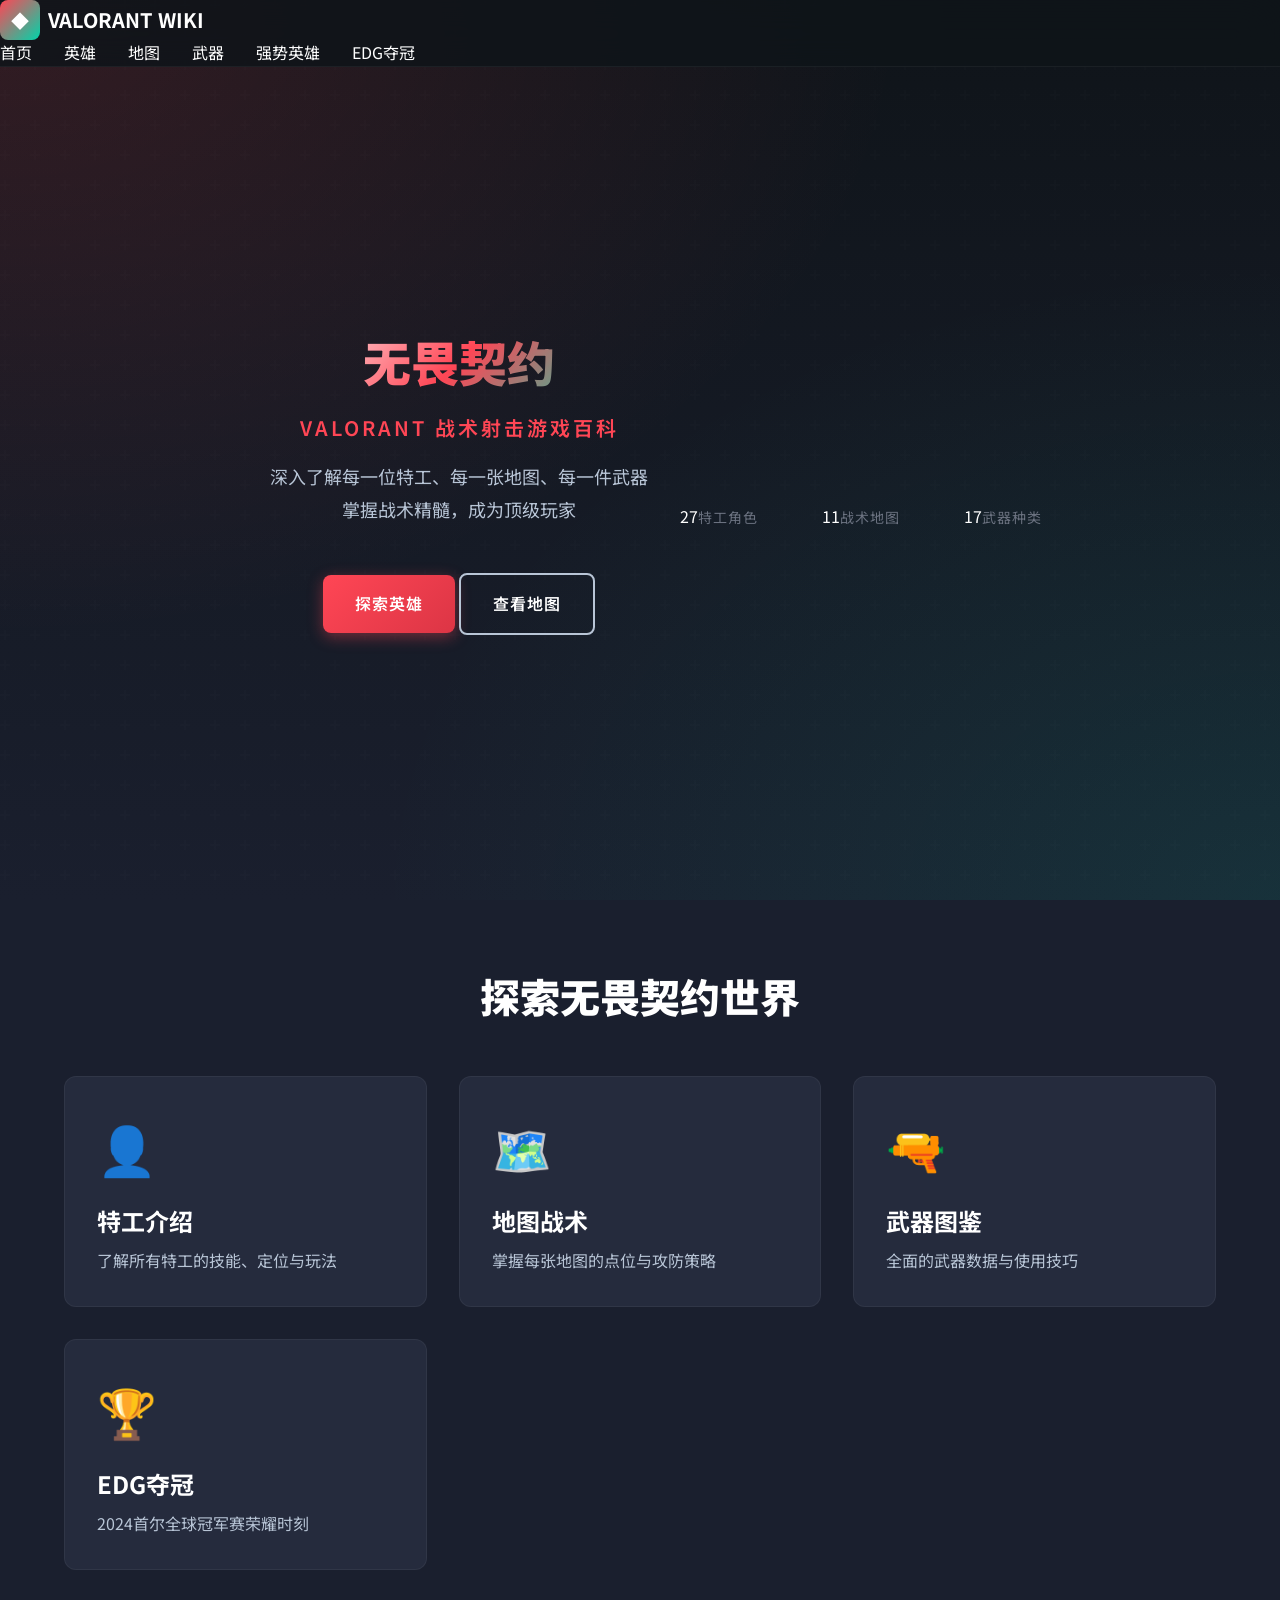
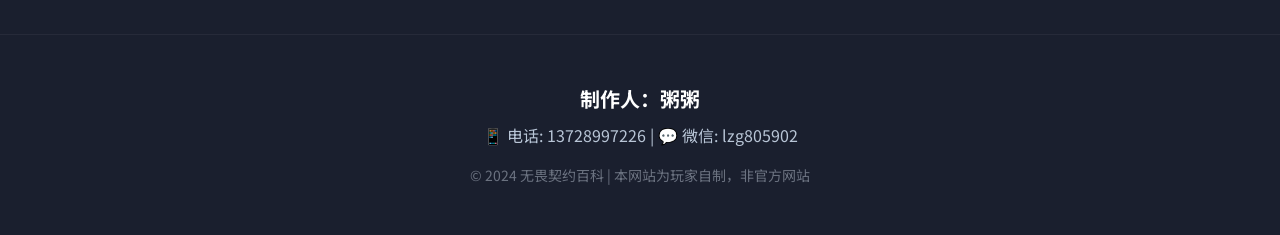
<file: index.html>
<!DOCTYPE html>
<html lang="zh-CN">
<head>
    <meta charset="UTF-8">
    <meta name="viewport" content="width=device-width, initial-scale=1.0">
    <title>无畏契约百科 - Valorant Wiki</title>
    <link rel="stylesheet" href="styles/main.css">
    <link href="https://fonts.googleapis.com/css2?family=Noto+Sans+SC:wght@400;500;700;900&display=swap" rel="stylesheet">
</head>
<body>
    <nav class="navbar">
        <div class="nav-container">
            <a href="index.html" class="logo">
                <span class="logo-icon">◆</span>
                <span class="logo-text">VALORANT WIKI</span>
            </a>
            <ul class="nav-menu">
                <li><a href="index.html" class="active">首页</a></li>
                <li><a href="agents.html">英雄</a></li>
                <li><a href="maps.html">地图</a></li>
                <li><a href="weapons.html">武器</a></li>
                <li><a href="meta.html">强势英雄</a></li>
                <li><a href="edg-champion.html">EDG夺冠</a></li>
            </ul>
        </div>
    </nav>

    <section class="hero">
        <div class="hero-bg"></div>
        <div class="hero-content">
            <h1 class="hero-title">无畏契约</h1>
            <p class="hero-subtitle">VALORANT 战术射击游戏百科</p>
            <p class="hero-description">深入了解每一位特工、每一张地图、每一件武器<br>掌握战术精髓，成为顶级玩家</p>
            <div class="hero-buttons">
                <a href="agents.html" class="btn btn-primary">探索英雄</a>
                <a href="maps.html" class="btn btn-secondary">查看地图</a>
            </div>
        </div>
        <div class="hero-stats">
            <div class="stat-item"><span class="stat-number">27</span><span class="stat-label">特工角色</span></div>
            <div class="stat-item"><span class="stat-number">11</span><span class="stat-label">战术地图</span></div>
            <div class="stat-item"><span class="stat-number">17</span><span class="stat-label">武器种类</span></div>
        </div>
    </section>

    <section style="padding: 4rem 0; background: var(--bg-secondary);">
        <div class="container">
            <h2 style="text-align: center; font-size: 2.5rem; font-weight: 900; margin-bottom: 3rem;">探索无畏契约世界</h2>
            <div class="card-grid">
                <a href="agents.html" style="background: var(--bg-card); border-radius: 12px; padding: 2rem; text-decoration: none; color: white; transition: 0.3s; border: 1px solid rgba(255,255,255,0.05);">
                    <div style="font-size: 3rem; margin-bottom: 1rem;">👤</div>
                    <h3 style="font-size: 1.5rem; margin-bottom: 0.5rem;">特工介绍</h3>
                    <p style="color: var(--text-secondary);">了解所有特工的技能、定位与玩法</p>
                </a>
                <a href="maps.html" style="background: var(--bg-card); border-radius: 12px; padding: 2rem; text-decoration: none; color: white; transition: 0.3s; border: 1px solid rgba(255,255,255,0.05);">
                    <div style="font-size: 3rem; margin-bottom: 1rem;">🗺️</div>
                    <h3 style="font-size: 1.5rem; margin-bottom: 0.5rem;">地图战术</h3>
                    <p style="color: var(--text-secondary);">掌握每张地图的点位与攻防策略</p>
                </a>
                <a href="weapons.html" style="background: var(--bg-card); border-radius: 12px; padding: 2rem; text-decoration: none; color: white; transition: 0.3s; border: 1px solid rgba(255,255,255,0.05);">
                    <div style="font-size: 3rem; margin-bottom: 1rem;">🔫</div>
                    <h3 style="font-size: 1.5rem; margin-bottom: 0.5rem;">武器图鉴</h3>
                    <p style="color: var(--text-secondary);">全面的武器数据与使用技巧</p>
                </a>
                <a href="edg-champion.html" style="background: var(--bg-card); border-radius: 12px; padding: 2rem; text-decoration: none; color: white; transition: 0.3s; border: 1px solid rgba(255,255,255,0.05);">
                    <div style="font-size: 3rem; margin-bottom: 1rem;">🏆</div>
                    <h3 style="font-size: 1.5rem; margin-bottom: 0.5rem;">EDG夺冠</h3>
                    <p style="color: var(--text-secondary);">2024首尔全球冠军赛荣耀时刻</p>
                </a>
            </div>
        </div>
    </section>

    <footer style="background: var(--bg-secondary); padding: 3rem 0; border-top: 1px solid rgba(255,255,255,0.05);">
        <div class="container">
            <div style="text-align: center;">
                <p style="font-size: 1.25rem; font-weight: 700; color: var(--primary); margin-bottom: 0.5rem;">制作人：粥粥</p>
                <p style="color: var(--text-secondary);">📱 电话: 13728997226 | 💬 微信: lzg805902</p>
                <p style="color: var(--text-muted); margin-top: 1rem; font-size: 0.875rem;">© 2024 无畏契约百科 | 本网站为玩家自制，非官方网站</p>
            </div>
        </div>
    </footer>
</body>
</html>
</file>
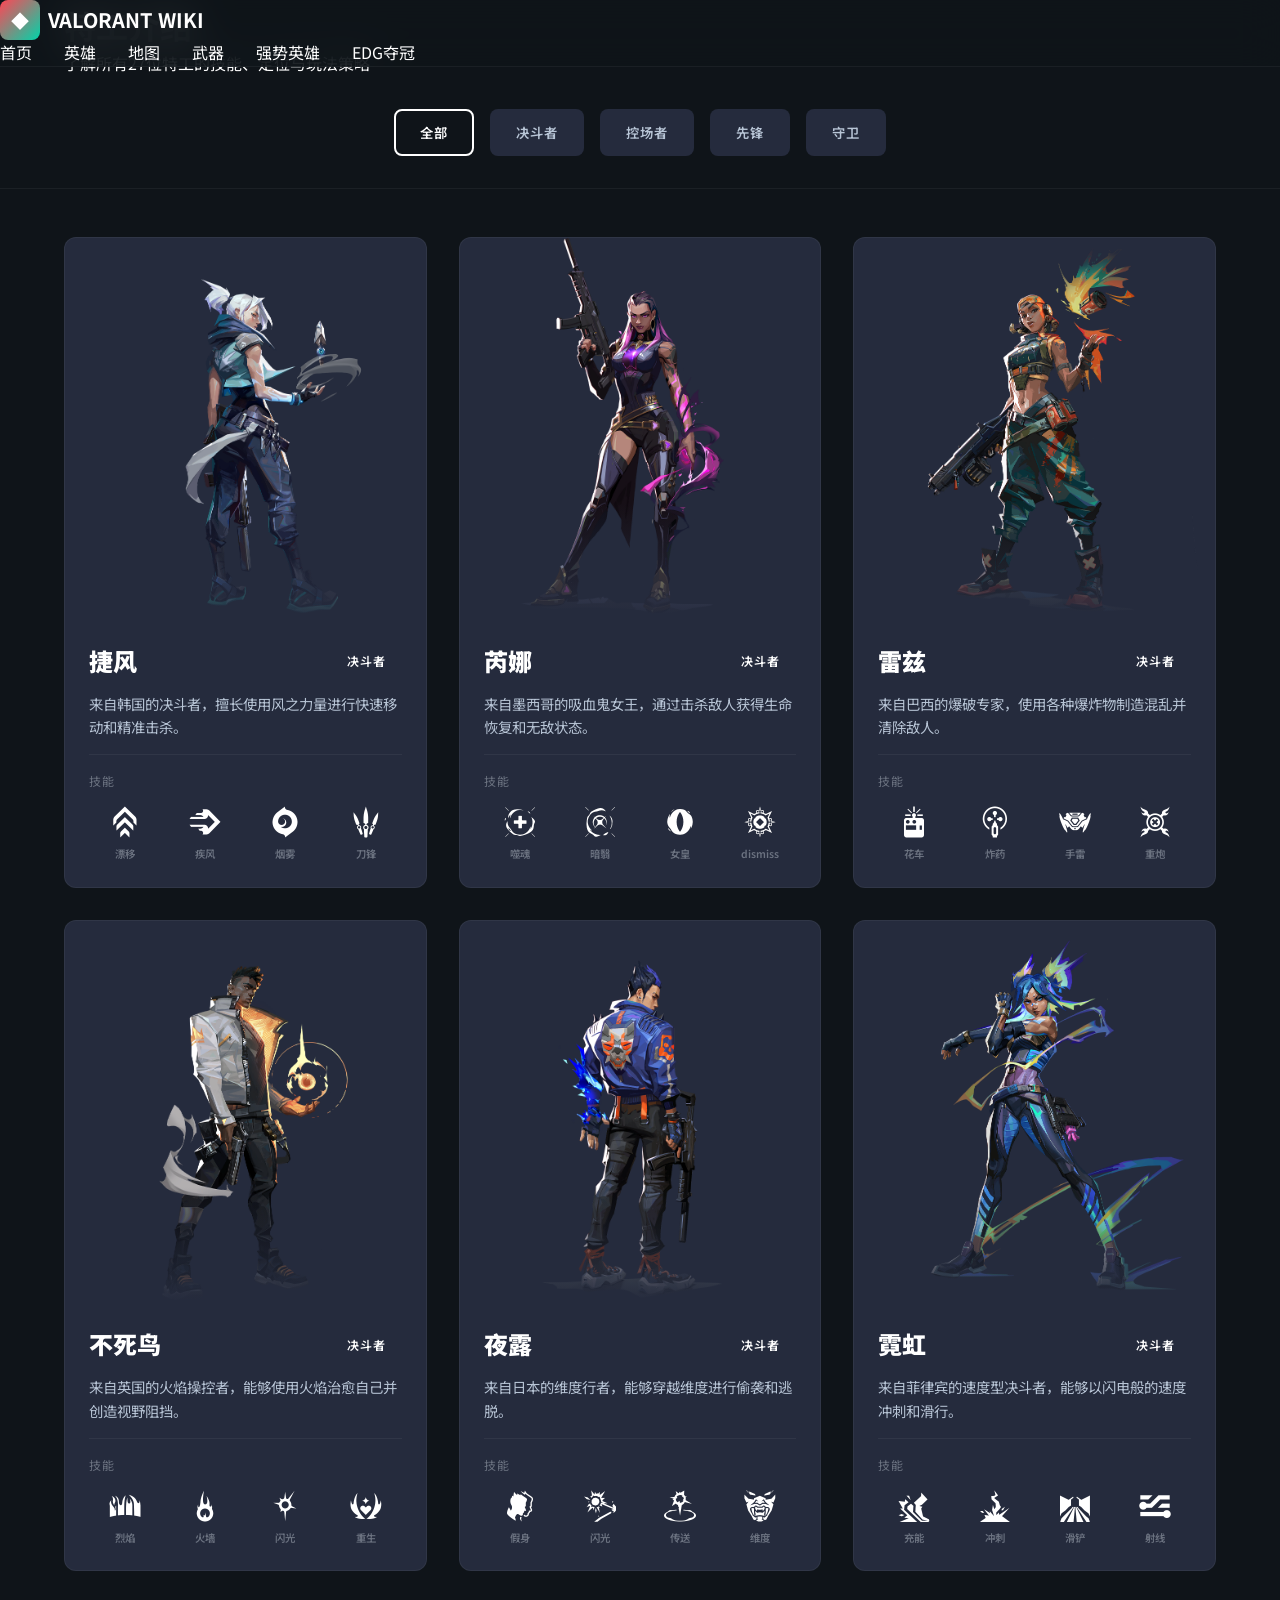
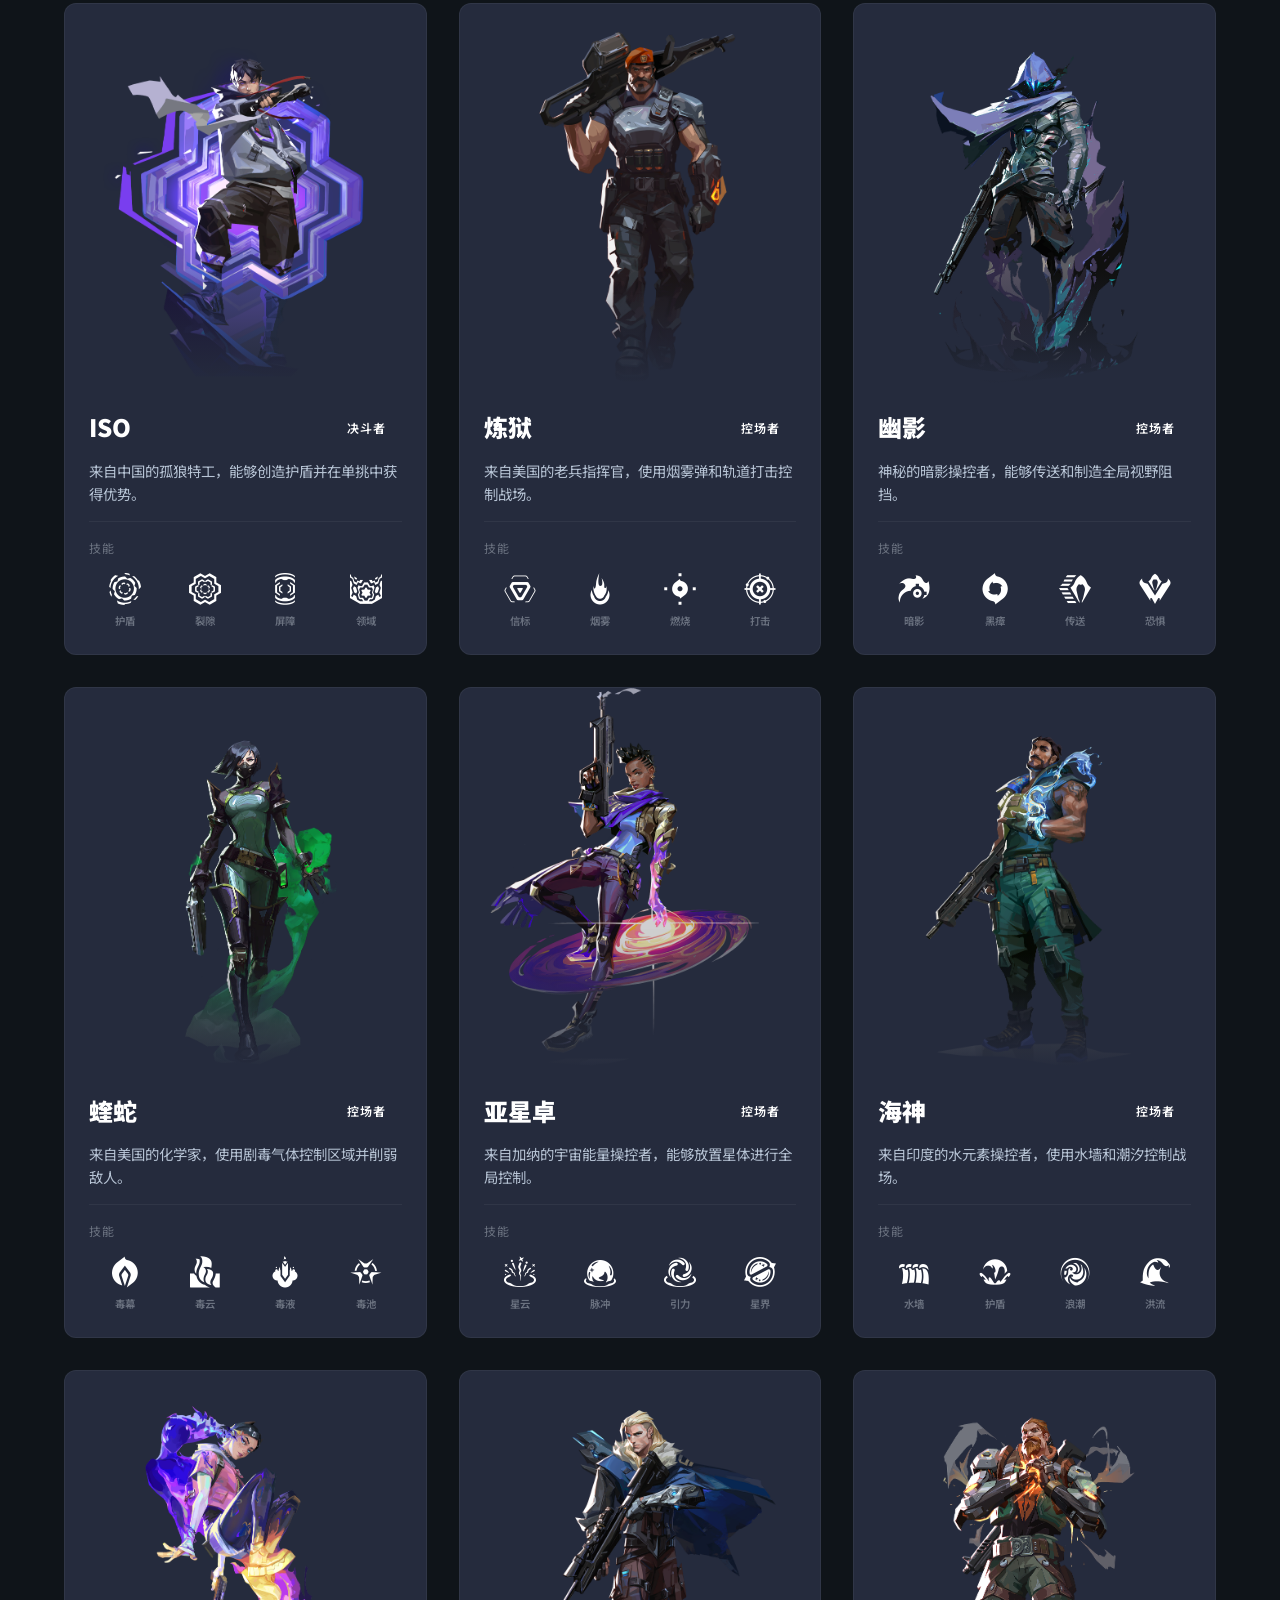
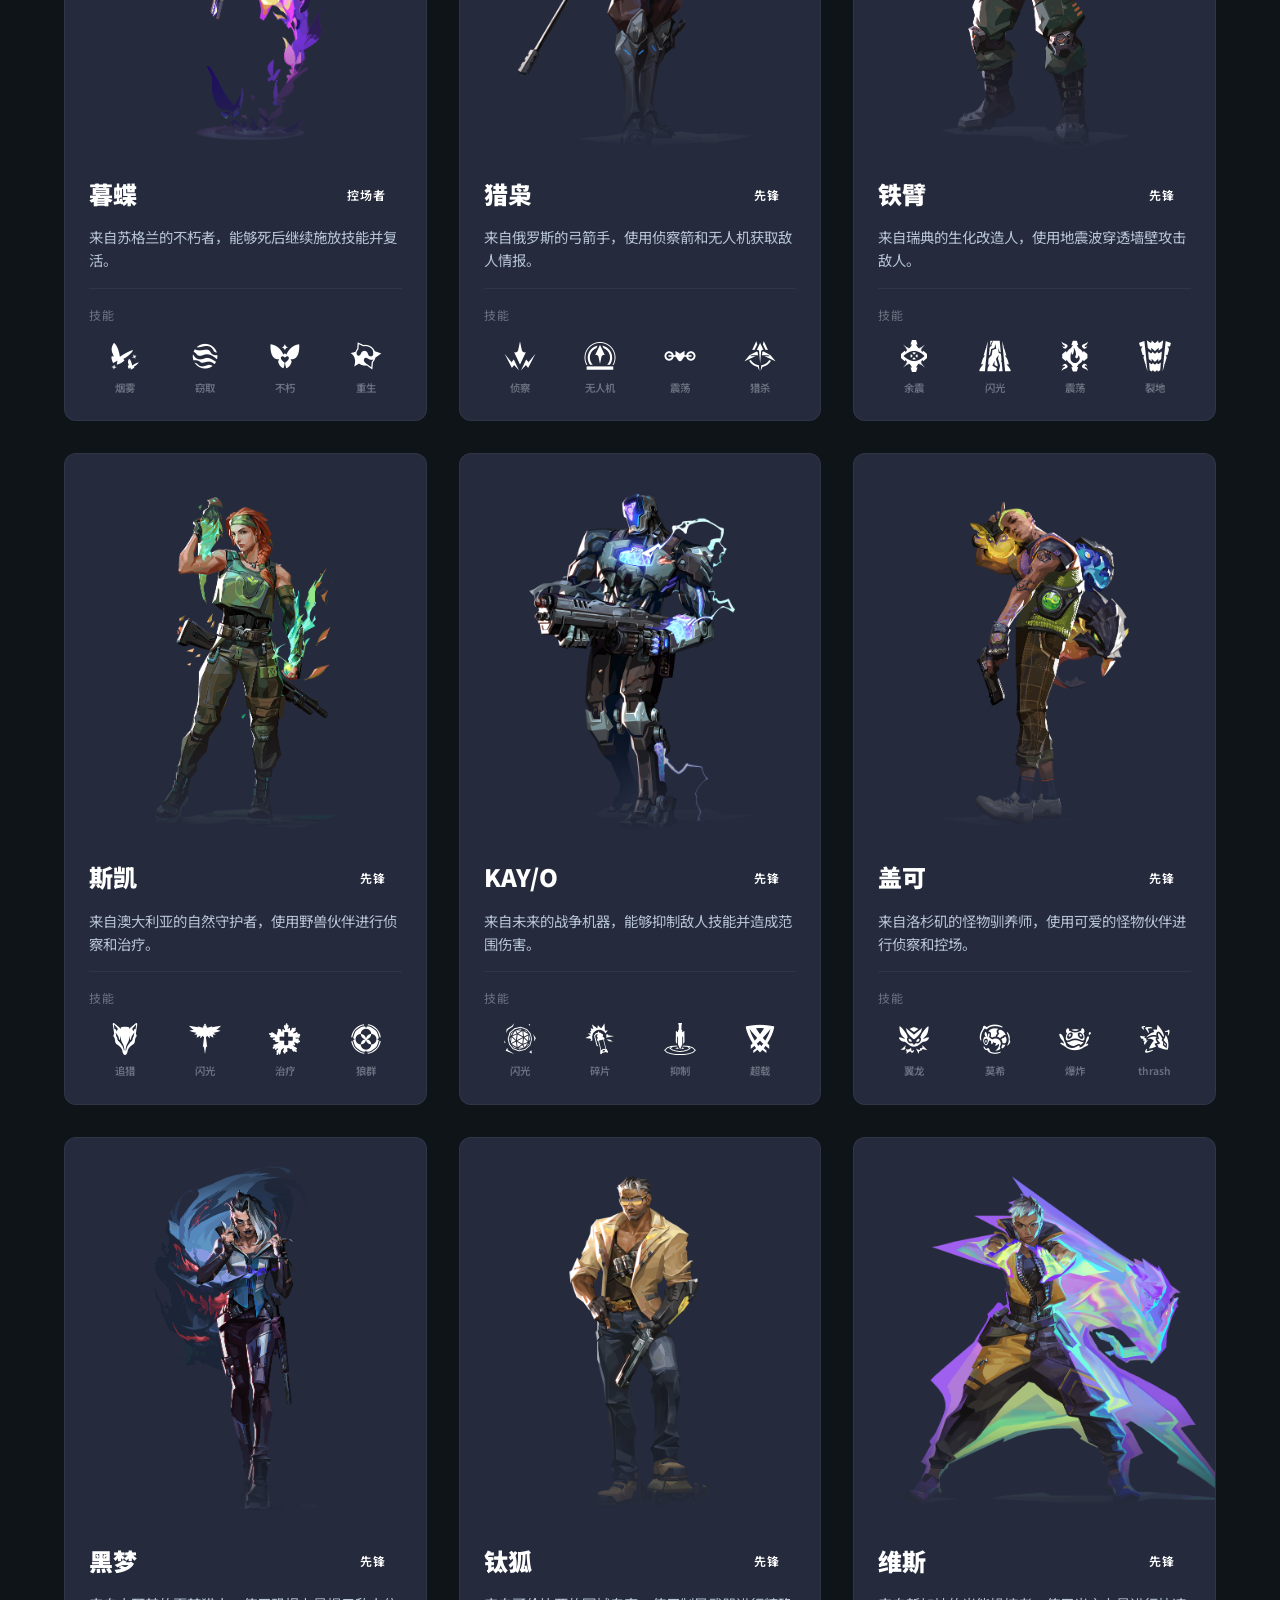
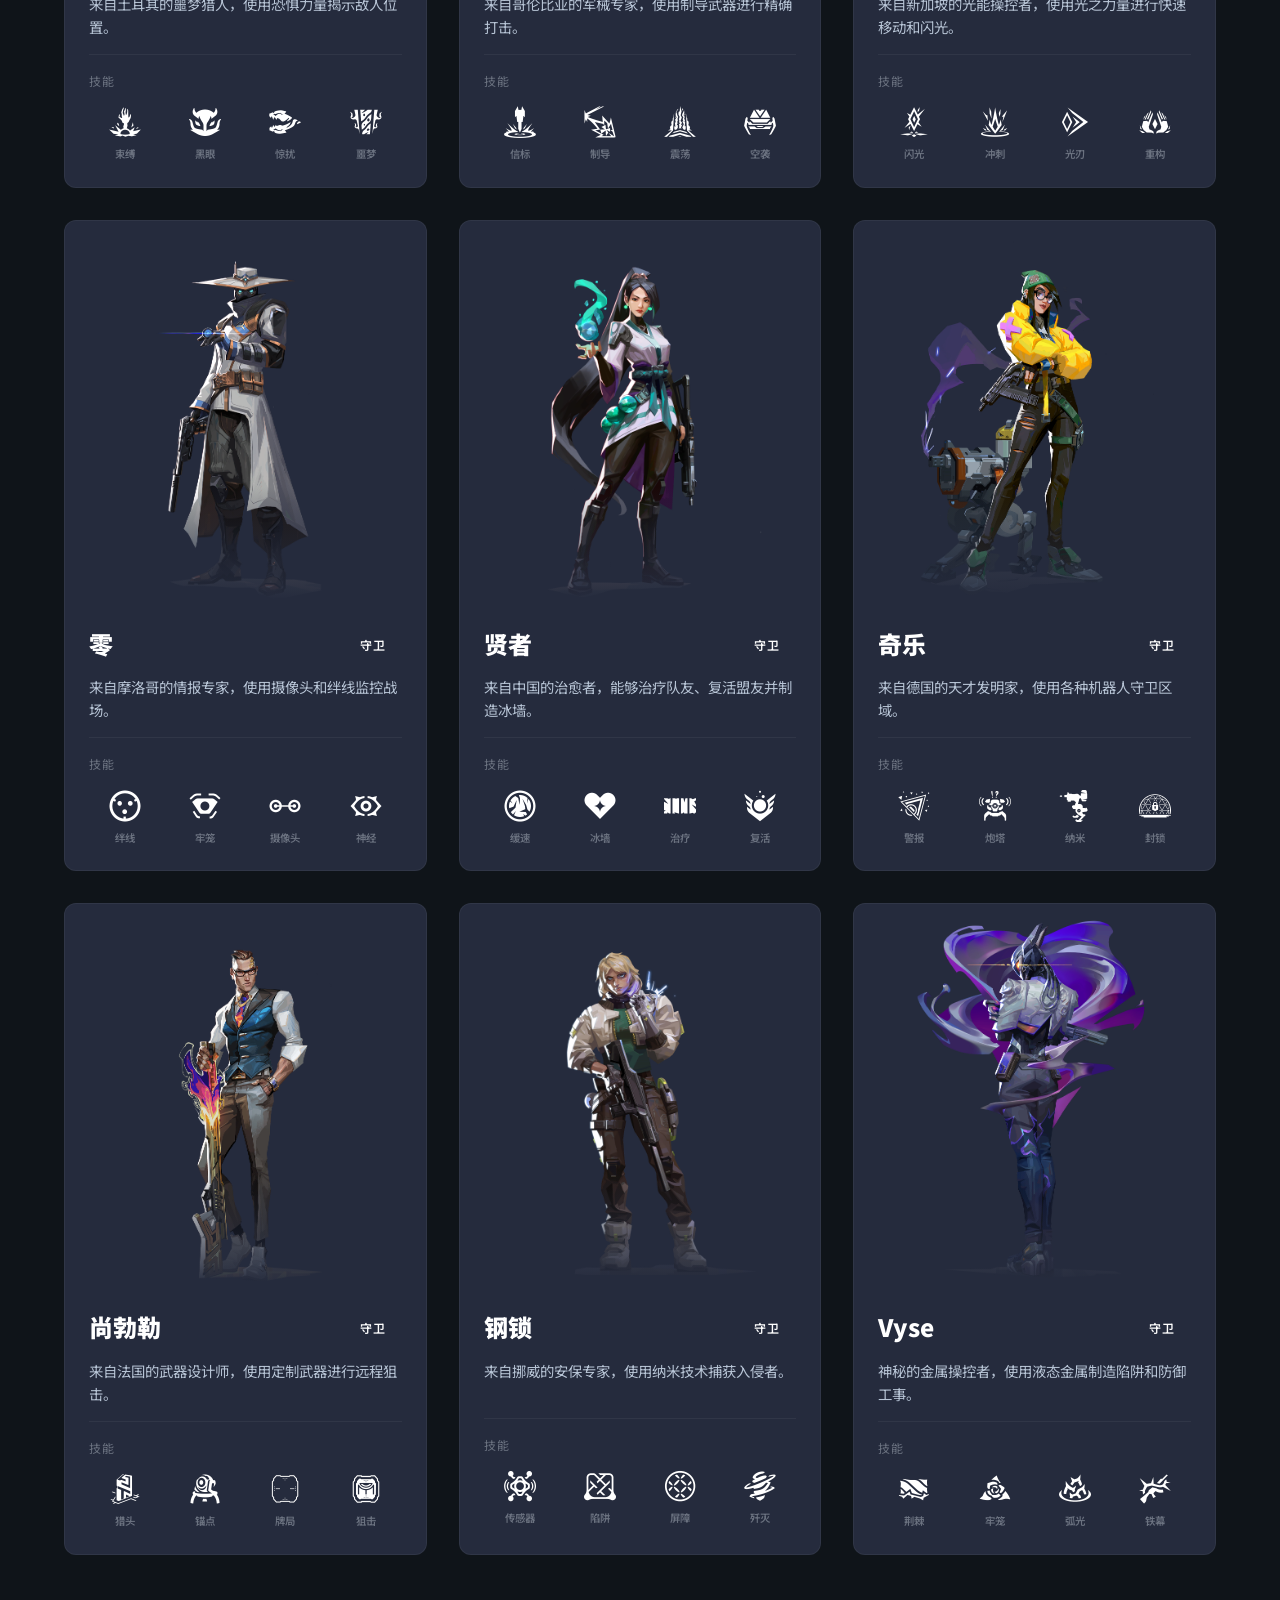
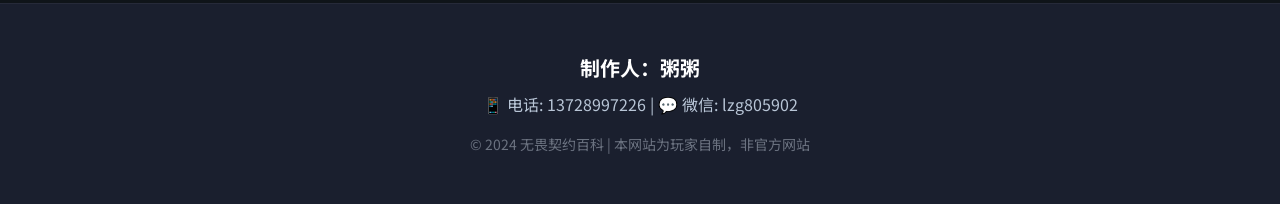
<file: agents.html>
<!DOCTYPE html>
<html lang="zh-CN">
<head>
    <meta charset="UTF-8">
    <meta name="viewport" content="width=device-width, initial-scale=1.0">
    <title>特工介绍 - 无畏契约百科</title>
    <link rel="stylesheet" href="styles/main.css">
    <link href="https://fonts.googleapis.com/css2?family=Noto+Sans+SC:wght@400;500;700;900&display=swap" rel="stylesheet">
    <style>
        /* 页面特定样式 */
        .filter-section {
            padding: 2rem 0;
            background: var(--bg-primary);
            border-bottom: 1px solid rgba(255,255,255,0.05);
        }
        .filter-container {
            display: flex;
            justify-content: center;
            gap: 1rem;
            flex-wrap: wrap;
        }
        .filter-btn {
            padding: 0.75rem 1.5rem;
            border: 2px solid transparent;
            border-radius: 8px;
            background: var(--bg-card);
            color: var(--text-secondary);
            font-weight: 600;
            cursor: pointer;
            transition: all 0.3s;
            text-transform: uppercase;
            letter-spacing: 1px;
        }
        .filter-btn:hover {
            background: var(--bg-hover);
            color: var(--text-primary);
        }
        .filter-btn.active {
            color: white;
        }
        .filter-btn.all.active { background: var(--primary); border-color: var(--primary); }
        .filter-btn.duelist.active { background: var(--duelist); border-color: var(--duelist); }
        .filter-btn.controller.active { background: var(--controller); border-color: var(--controller); }
        .filter-btn.initiator.active { background: var(--initiator); border-color: var(--initiator); }
        .filter-btn.sentinel.active { background: var(--sentinel); border-color: var(--sentinel); }

        /* 特工卡片增强样式 */
        .agents-grid {
            display: grid;
            grid-template-columns: repeat(auto-fill, minmax(320px, 1fr));
            gap: 2rem;
            padding: 3rem 0;
        }
        .agent-card {
            background: var(--bg-card);
            border-radius: var(--radius-lg);
            overflow: hidden;
            transition: all 0.3s;
            border: 1px solid rgba(255,255,255,0.05);
            position: relative;
        }
        .agent-card:hover {
            transform: translateY(-8px);
            box-shadow: var(--shadow-lg);
            border-color: rgba(255,255,255,0.1);
        }
        .agent-card.hidden {
            display: none;
        }
        .agent-image-container {
            height: 380px;
            background: linear-gradient(135deg, var(--bg-hover) 0%, var(--bg-card) 100%);
            display: flex;
            align-items: center;
            justify-content: center;
            overflow: hidden;
            position: relative;
        }
        .agent-image-container::before {
            content: '';
            position: absolute;
            inset: 0;
            background: linear-gradient(to top, var(--bg-card) 0%, transparent 30%);
            z-index: 1;
        }
        .agent-image {
            width: 100%;
            height: 100%;
            object-fit: cover;
            object-position: center top;
            transition: transform 0.3s;
        }
        .agent-card:hover .agent-image {
            transform: scale(1.05);
        }
        .agent-info {
            padding: 1.5rem;
            position: relative;
            z-index: 2;
        }
        .agent-header {
            display: flex;
            justify-content: space-between;
            align-items: center;
            margin-bottom: 0.75rem;
        }
        .agent-name {
            font-size: 1.5rem;
            font-weight: 900;
            color: var(--text-primary);
        }
        .agent-description {
            color: var(--text-secondary);
            font-size: 0.9rem;
            line-height: 1.6;
            margin-bottom: 1rem;
            min-height: 3em;
        }
        .abilities-section {
            border-top: 1px solid rgba(255,255,255,0.05);
            padding-top: 1rem;
        }
        .abilities-title {
            font-size: 0.75rem;
            color: var(--text-muted);
            text-transform: uppercase;
            letter-spacing: 1px;
            margin-bottom: 0.75rem;
        }
        .abilities-grid {
            display: grid;
            grid-template-columns: repeat(4, 1fr);
            gap: 0.5rem;
        }
        .ability {
            display: flex;
            flex-direction: column;
            align-items: center;
            gap: 0.25rem;
        }
        .ability img {
            width: 40px;
            height: 40px;
            background: var(--bg-hover);
            border-radius: 6px;
            padding: 4px;
            transition: all 0.2s;
        }
        .ability:hover img {
            background: var(--primary);
            transform: scale(1.1);
        }
        .ability-key {
            font-size: 0.65rem;
            color: var(--text-muted);
            font-weight: 600;
        }

        /* 响应式 */
        @media (max-width: 768px) {
            .agents-grid {
                grid-template-columns: 1fr;
                gap: 1.5rem;
                padding: 2rem 0;
            }
            .agent-image-container {
                height: 300px;
            }
            .filter-container {
                gap: 0.5rem;
            }
            .filter-btn {
                padding: 0.5rem 1rem;
                font-size: 0.875rem;
            }
        }
    </style>
</head>
<body>
    <!-- 导航栏 -->
    <nav class="navbar">
        <div class="nav-container">
            <a href="index.html" class="logo">
                <span class="logo-icon">◆</span>
                <span class="logo-text">VALORANT WIKI</span>
            </a>
            <ul class="nav-menu">
                <li><a href="index.html">首页</a></li>
                <li><a href="agents.html" class="active">英雄</a></li>
                <li><a href="maps.html">地图</a></li>
                <li><a href="weapons.html">武器</a></li>
                <li><a href="meta.html">强势英雄</a></li>
                <li><a href="edg-champion.html">EDG夺冠</a></li>
            </ul>
        </div>
    </nav>

    <!-- 页面头部 -->
    <header class="page-header">
        <div class="container">
            <h1 class="page-title">特工介绍</h1>
            <p class="page-subtitle">了解所有27位特工的技能、定位与玩法策略</p>
        </div>
    </header>

    <!-- 筛选按钮 -->
    <section class="filter-section">
        <div class="container">
            <div class="filter-container">
                <button class="filter-btn all active" data-filter="all">全部</button>
                <button class="filter-btn duelist" data-filter="duelist">决斗者</button>
                <button class="filter-btn controller" data-filter="controller">控场者</button>
                <button class="filter-btn initiator" data-filter="initiator">先锋</button>
                <button class="filter-btn sentinel" data-filter="sentinel">守卫</button>
            </div>
        </div>
    </section>

    <!-- 特工卡片网格 -->
    <section class="container">
        <div class="agents-grid" id="agentsGrid">
            
            <!-- 决斗者 Duelists -->
            <!-- 捷风 Jett -->
            <div class="agent-card" data-role="duelist">
                <div class="agent-image-container">
                    <img src="images/agents/jett.png" alt="捷风" class="agent-image">
                </div>
                <div class="agent-info">
                    <div class="agent-header">
                        <h3 class="agent-name">捷风</h3>
                        <span class="role-badge duelist">决斗者</span>
                    </div>
                    <p class="agent-description">来自韩国的决斗者，擅长使用风之力量进行快速移动和精准击杀。</p>
                    <div class="abilities-section">
                        <div class="abilities-title">技能</div>
                        <div class="abilities-grid">
                            <div class="ability">
                                <img src="images/agents/abilities/jett_q0.png" alt="漂移">
                                <span class="ability-key">漂移</span>
                            </div>
                            <div class="ability">
                                <img src="images/agents/abilities/jett_q1.png" alt="疾风">
                                <span class="ability-key">疾风</span>
                            </div>
                            <div class="ability">
                                <img src="images/agents/abilities/jett_q2.png" alt="烟雾">
                                <span class="ability-key">烟雾</span>
                            </div>
                            <div class="ability">
                                <img src="images/agents/abilities/jett_q3.png" alt="刀锋">
                                <span class="ability-key">刀锋</span>
                            </div>
                        </div>
                    </div>
                </div>
            </div>

            <!-- 芮娜 Reyna -->
            <div class="agent-card" data-role="duelist">
                <div class="agent-image-container">
                    <img src="images/agents/reyna.png" alt="芮娜" class="agent-image">
                </div>
                <div class="agent-info">
                    <div class="agent-header">
                        <h3 class="agent-name">芮娜</h3>
                        <span class="role-badge duelist">决斗者</span>
                    </div>
                    <p class="agent-description">来自墨西哥的吸血鬼女王，通过击杀敌人获得生命恢复和无敌状态。</p>
                    <div class="abilities-section">
                        <div class="abilities-title">技能</div>
                        <div class="abilities-grid">
                            <div class="ability">
                                <img src="images/agents/abilities/reyna_q0.png" alt="噬魂">
                                <span class="ability-key">噬魂</span>
                            </div>
                            <div class="ability">
                                <img src="images/agents/abilities/reyna_q1.png" alt="暗翳">
                                <span class="ability-key">暗翳</span>
                            </div>
                            <div class="ability">
                                <img src="images/agents/abilities/reyna_q2.png" alt="女皇">
                                <span class="ability-key">女皇</span>
                            </div>
                            <div class="ability">
                                <img src="images/agents/abilities/reyna_q3.png" alt=" dismiss">
                                <span class="ability-key"> dismiss</span>
                            </div>
                        </div>
                    </div>
                </div>
            </div>

            <!-- 雷兹 Raze -->
            <div class="agent-card" data-role="duelist">
                <div class="agent-image-container">
                    <img src="images/agents/raze.png" alt="雷兹" class="agent-image">
                </div>
                <div class="agent-info">
                    <div class="agent-header">
                        <h3 class="agent-name">雷兹</h3>
                        <span class="role-badge duelist">决斗者</span>
                    </div>
                    <p class="agent-description">来自巴西的爆破专家，使用各种爆炸物制造混乱并清除敌人。</p>
                    <div class="abilities-section">
                        <div class="abilities-title">技能</div>
                        <div class="abilities-grid">
                            <div class="ability">
                                <img src="images/agents/abilities/raze_q0.png" alt="花车">
                                <span class="ability-key">花车</span>
                            </div>
                            <div class="ability">
                                <img src="images/agents/abilities/raze_q1.png" alt="炸药">
                                <span class="ability-key">炸药</span>
                            </div>
                            <div class="ability">
                                <img src="images/agents/abilities/raze_q2.png" alt="手雷">
                                <span class="ability-key">手雷</span>
                            </div>
                            <div class="ability">
                                <img src="images/agents/abilities/raze_q3.png" alt="重炮">
                                <span class="ability-key">重炮</span>
                            </div>
                        </div>
                    </div>
                </div>
            </div>

            <!-- 不死鸟 Phoenix -->
            <div class="agent-card" data-role="duelist">
                <div class="agent-image-container">
                    <img src="images/agents/phoenix.png" alt="不死鸟" class="agent-image">
                </div>
                <div class="agent-info">
                    <div class="agent-header">
                        <h3 class="agent-name">不死鸟</h3>
                        <span class="role-badge duelist">决斗者</span>
                    </div>
                    <p class="agent-description">来自英国的火焰操控者，能够使用火焰治愈自己并创造视野阻挡。</p>
                    <div class="abilities-section">
                        <div class="abilities-title">技能</div>
                        <div class="abilities-grid">
                            <div class="ability">
                                <img src="images/agents/abilities/phoenix_q0.png" alt="烈焰">
                                <span class="ability-key">烈焰</span>
                            </div>
                            <div class="ability">
                                <img src="images/agents/abilities/phoenix_q1.png" alt="火墙">
                                <span class="ability-key">火墙</span>
                            </div>
                            <div class="ability">
                                <img src="images/agents/abilities/phoenix_q2.png" alt="闪光">
                                <span class="ability-key">闪光</span>
                            </div>
                            <div class="ability">
                                <img src="images/agents/abilities/phoenix_q3.png" alt="重生">
                                <span class="ability-key">重生</span>
                            </div>
                        </div>
                    </div>
                </div>
            </div>

            <!-- 夜露 Yoru -->
            <div class="agent-card" data-role="duelist">
                <div class="agent-image-container">
                    <img src="images/agents/yoru.png" alt="夜露" class="agent-image">
                </div>
                <div class="agent-info">
                    <div class="agent-header">
                        <h3 class="agent-name">夜露</h3>
                        <span class="role-badge duelist">决斗者</span>
                    </div>
                    <p class="agent-description">来自日本的维度行者，能够穿越维度进行偷袭和逃脱。</p>
                    <div class="abilities-section">
                        <div class="abilities-title">技能</div>
                        <div class="abilities-grid">
                            <div class="ability">
                                <img src="images/agents/abilities/yoru_q0.png" alt="假身">
                                <span class="ability-key">假身</span>
                            </div>
                            <div class="ability">
                                <img src="images/agents/abilities/yoru_q1.png" alt="闪光">
                                <span class="ability-key">闪光</span>
                            </div>
                            <div class="ability">
                                <img src="images/agents/abilities/yoru_q2.png" alt="传送">
                                <span class="ability-key">传送</span>
                            </div>
                            <div class="ability">
                                <img src="images/agents/abilities/yoru_q3.png" alt="维度">
                                <span class="ability-key">维度</span>
                            </div>
                        </div>
                    </div>
                </div>
            </div>

            <!-- 霓虹 Neon -->
            <div class="agent-card" data-role="duelist">
                <div class="agent-image-container">
                    <img src="images/agents/neon.png" alt="霓虹" class="agent-image">
                </div>
                <div class="agent-info">
                    <div class="agent-header">
                        <h3 class="agent-name">霓虹</h3>
                        <span class="role-badge duelist">决斗者</span>
                    </div>
                    <p class="agent-description">来自菲律宾的速度型决斗者，能够以闪电般的速度冲刺和滑行。</p>
                    <div class="abilities-section">
                        <div class="abilities-title">技能</div>
                        <div class="abilities-grid">
                            <div class="ability">
                                <img src="images/agents/abilities/neon_q0.png" alt="充能">
                                <span class="ability-key">充能</span>
                            </div>
                            <div class="ability">
                                <img src="images/agents/abilities/neon_q1.png" alt="冲刺">
                                <span class="ability-key">冲刺</span>
                            </div>
                            <div class="ability">
                                <img src="images/agents/abilities/neon_q2.png" alt="滑铲">
                                <span class="ability-key">滑铲</span>
                            </div>
                            <div class="ability">
                                <img src="images/agents/abilities/neon_q3.png" alt="射线">
                                <span class="ability-key">射线</span>
                            </div>
                        </div>
                    </div>
                </div>
            </div>

            <!-- ISO -->
            <div class="agent-card" data-role="duelist">
                <div class="agent-image-container">
                    <img src="images/agents/iso.png" alt="ISO" class="agent-image">
                </div>
                <div class="agent-info">
                    <div class="agent-header">
                        <h3 class="agent-name">ISO</h3>
                        <span class="role-badge duelist">决斗者</span>
                    </div>
                    <p class="agent-description">来自中国的孤狼特工，能够创造护盾并在单挑中获得优势。</p>
                    <div class="abilities-section">
                        <div class="abilities-title">技能</div>
                        <div class="abilities-grid">
                            <div class="ability">
                                <img src="images/agents/abilities/iso_q0.png" alt="护盾">
                                <span class="ability-key">护盾</span>
                            </div>
                            <div class="ability">
                                <img src="images/agents/abilities/iso_q1.png" alt="裂隙">
                                <span class="ability-key">裂隙</span>
                            </div>
                            <div class="ability">
                                <img src="images/agents/abilities/iso_q2.png" alt="屏障">
                                <span class="ability-key">屏障</span>
                            </div>
                            <div class="ability">
                                <img src="images/agents/abilities/iso_q3.png" alt="领域">
                                <span class="ability-key">领域</span>
                            </div>
                        </div>
                    </div>
                </div>
            </div>

            <!-- 控场者 Controllers -->
            <!-- 炼狱 Brimstone -->
            <div class="agent-card" data-role="controller">
                <div class="agent-image-container">
                    <img src="images/agents/brimstone.png" alt="炼狱" class="agent-image">
                </div>
                <div class="agent-info">
                    <div class="agent-header">
                        <h3 class="agent-name">炼狱</h3>
                        <span class="role-badge controller">控场者</span>
                    </div>
                    <p class="agent-description">来自美国的老兵指挥官，使用烟雾弹和轨道打击控制战场。</p>
                    <div class="abilities-section">
                        <div class="abilities-title">技能</div>
                        <div class="abilities-grid">
                            <div class="ability">
                                <img src="images/agents/abilities/brimstone_q0.png" alt="信标">
                                <span class="ability-key">信标</span>
                            </div>
                            <div class="ability">
                                <img src="images/agents/abilities/brimstone_q1.png" alt="烟雾">
                                <span class="ability-key">烟雾</span>
                            </div>
                            <div class="ability">
                                <img src="images/agents/abilities/brimstone_q2.png" alt="燃烧">
                                <span class="ability-key">燃烧</span>
                            </div>
                            <div class="ability">
                                <img src="images/agents/abilities/brimstone_q3.png" alt="打击">
                                <span class="ability-key">打击</span>
                            </div>
                        </div>
                    </div>
                </div>
            </div>

            <!-- 幽影 Omen -->
            <div class="agent-card" data-role="controller">
                <div class="agent-image-container">
                    <img src="images/agents/omen.png" alt="幽影" class="agent-image">
                </div>
                <div class="agent-info">
                    <div class="agent-header">
                        <h3 class="agent-name">幽影</h3>
                        <span class="role-badge controller">控场者</span>
                    </div>
                    <p class="agent-description">神秘的暗影操控者，能够传送和制造全局视野阻挡。</p>
                    <div class="abilities-section">
                        <div class="abilities-title">技能</div>
                        <div class="abilities-grid">
                            <div class="ability">
                                <img src="images/agents/abilities/omen_q0.png" alt="暗影">
                                <span class="ability-key">暗影</span>
                            </div>
                            <div class="ability">
                                <img src="images/agents/abilities/omen_q1.png" alt="黑瘴">
                                <span class="ability-key">黑瘴</span>
                            </div>
                            <div class="ability">
                                <img src="images/agents/abilities/omen_q2.png" alt="传送">
                                <span class="ability-key">传送</span>
                            </div>
                            <div class="ability">
                                <img src="images/agents/abilities/omen_q3.png" alt="恐惧">
                                <span class="ability-key">恐惧</span>
                            </div>
                        </div>
                    </div>
                </div>
            </div>

            <!-- 蝰蛇 Viper -->
            <div class="agent-card" data-role="controller">
                <div class="agent-image-container">
                    <img src="images/agents/viper.png" alt="蝰蛇" class="agent-image">
                </div>
                <div class="agent-info">
                    <div class="agent-header">
                        <h3 class="agent-name">蝰蛇</h3>
                        <span class="role-badge controller">控场者</span>
                    </div>
                    <p class="agent-description">来自美国的化学家，使用剧毒气体控制区域并削弱敌人。</p>
                    <div class="abilities-section">
                        <div class="abilities-title">技能</div>
                        <div class="abilities-grid">
                            <div class="ability">
                                <img src="images/agents/abilities/viper_q0.png" alt="毒幕">
                                <span class="ability-key">毒幕</span>
                            </div>
                            <div class="ability">
                                <img src="images/agents/abilities/viper_q1.png" alt="毒云">
                                <span class="ability-key">毒云</span>
                            </div>
                            <div class="ability">
                                <img src="images/agents/abilities/viper_q2.png" alt="毒液">
                                <span class="ability-key">毒液</span>
                            </div>
                            <div class="ability">
                                <img src="images/agents/abilities/viper_q3.png" alt="毒池">
                                <span class="ability-key">毒池</span>
                            </div>
                        </div>
                    </div>
                </div>
            </div>

            <!-- 亚星卓 Astra -->
            <div class="agent-card" data-role="controller">
                <div class="agent-image-container">
                    <img src="images/agents/astra.png" alt="亚星卓" class="agent-image">
                </div>
                <div class="agent-info">
                    <div class="agent-header">
                        <h3 class="agent-name">亚星卓</h3>
                        <span class="role-badge controller">控场者</span>
                    </div>
                    <p class="agent-description">来自加纳的宇宙能量操控者，能够放置星体进行全局控制。</p>
                    <div class="abilities-section">
                        <div class="abilities-title">技能</div>
                        <div class="abilities-grid">
                            <div class="ability">
                                <img src="images/agents/abilities/astra_q0.png" alt="星云">
                                <span class="ability-key">星云</span>
                            </div>
                            <div class="ability">
                                <img src="images/agents/abilities/astra_q1.png" alt="脉冲">
                                <span class="ability-key">脉冲</span>
                            </div>
                            <div class="ability">
                                <img src="images/agents/abilities/astra_q2.png" alt="引力">
                                <span class="ability-key">引力</span>
                            </div>
                            <div class="ability">
                                <img src="images/agents/abilities/astra_q3.png" alt="星界">
                                <span class="ability-key">星界</span>
                            </div>
                        </div>
                    </div>
                </div>
            </div>

            <!-- 海神 Harbor -->
            <div class="agent-card" data-role="controller">
                <div class="agent-image-container">
                    <img src="images/agents/harbor.png" alt="海神" class="agent-image">
                </div>
                <div class="agent-info">
                    <div class="agent-header">
                        <h3 class="agent-name">海神</h3>
                        <span class="role-badge controller">控场者</span>
                    </div>
                    <p class="agent-description">来自印度的水元素操控者，使用水墙和潮汐控制战场。</p>
                    <div class="abilities-section">
                        <div class="abilities-title">技能</div>
                        <div class="abilities-grid">
                            <div class="ability">
                                <img src="images/agents/abilities/harbor_q0.png" alt="水墙">
                                <span class="ability-key">水墙</span>
                            </div>
                            <div class="ability">
                                <img src="images/agents/abilities/harbor_q1.png" alt="护盾">
                                <span class="ability-key">护盾</span>
                            </div>
                            <div class="ability">
                                <img src="images/agents/abilities/harbor_q2.png" alt="浪潮">
                                <span class="ability-key">浪潮</span>
                            </div>
                            <div class="ability">
                                <img src="images/agents/abilities/harbor_q3.png" alt="洪流">
                                <span class="ability-key">洪流</span>
                            </div>
                        </div>
                    </div>
                </div>
            </div>

            <!-- 暮蝶 Clove -->
            <div class="agent-card" data-role="controller">
                <div class="agent-image-container">
                    <img src="images/agents/clove.png" alt="暮蝶" class="agent-image">
                </div>
                <div class="agent-info">
                    <div class="agent-header">
                        <h3 class="agent-name">暮蝶</h3>
                        <span class="role-badge controller">控场者</span>
                    </div>
                    <p class="agent-description">来自苏格兰的不朽者，能够死后继续施放技能并复活。</p>
                    <div class="abilities-section">
                        <div class="abilities-title">技能</div>
                        <div class="abilities-grid">
                            <div class="ability">
                                <img src="images/agents/abilities/clove_q0.png" alt="烟雾">
                                <span class="ability-key">烟雾</span>
                            </div>
                            <div class="ability">
                                <img src="images/agents/abilities/clove_q1.png" alt="窃取">
                                <span class="ability-key">窃取</span>
                            </div>
                            <div class="ability">
                                <img src="images/agents/abilities/clove_q2.png" alt="不朽">
                                <span class="ability-key">不朽</span>
                            </div>
                            <div class="ability">
                                <img src="images/agents/abilities/clove_q3.png" alt="重生">
                                <span class="ability-key">重生</span>
                            </div>
                        </div>
                    </div>
                </div>
            </div>

            <!-- 先锋 Initiators -->
            <!-- 猎枭 Sova -->
            <div class="agent-card" data-role="initiator">
                <div class="agent-image-container">
                    <img src="images/agents/sova.png" alt="猎枭" class="agent-image">
                </div>
                <div class="agent-info">
                    <div class="agent-header">
                        <h3 class="agent-name">猎枭</h3>
                        <span class="role-badge initiator">先锋</span>
                    </div>
                    <p class="agent-description">来自俄罗斯的弓箭手，使用侦察箭和无人机获取敌人情报。</p>
                    <div class="abilities-section">
                        <div class="abilities-title">技能</div>
                        <div class="abilities-grid">
                            <div class="ability">
                                <img src="images/agents/abilities/sova_q0.png" alt="侦察">
                                <span class="ability-key">侦察</span>
                            </div>
                            <div class="ability">
                                <img src="images/agents/abilities/sova_q1.png" alt="无人机">
                                <span class="ability-key">无人机</span>
                            </div>
                            <div class="ability">
                                <img src="images/agents/abilities/sova_q2.png" alt="震荡">
                                <span class="ability-key">震荡</span>
                            </div>
                            <div class="ability">
                                <img src="images/agents/abilities/sova_q3.png" alt="猎杀">
                                <span class="ability-key">猎杀</span>
                            </div>
                        </div>
                    </div>
                </div>
            </div>

            <!-- 铁臂 Breach -->
            <div class="agent-card" data-role="initiator">
                <div class="agent-image-container">
                    <img src="images/agents/breach.png" alt="铁臂" class="agent-image">
                </div>
                <div class="agent-info">
                    <div class="agent-header">
                        <h3 class="agent-name">铁臂</h3>
                        <span class="role-badge initiator">先锋</span>
                    </div>
                    <p class="agent-description">来自瑞典的生化改造人，使用地震波穿透墙壁攻击敌人。</p>
                    <div class="abilities-section">
                        <div class="abilities-title">技能</div>
                        <div class="abilities-grid">
                            <div class="ability">
                                <img src="images/agents/abilities/breach_q0.png" alt="余震">
                                <span class="ability-key">余震</span>
                            </div>
                            <div class="ability">
                                <img src="images/agents/abilities/breach_q1.png" alt="闪光">
                                <span class="ability-key">闪光</span>
                            </div>
                            <div class="ability">
                                <img src="images/agents/abilities/breach_q2.png" alt="震荡">
                                <span class="ability-key">震荡</span>
                            </div>
                            <div class="ability">
                                <img src="images/agents/abilities/breach_q3.png" alt="裂地">
                                <span class="ability-key">裂地</span>
                            </div>
                        </div>
                    </div>
                </div>
            </div>

            <!-- 斯凯 Skye -->
            <div class="agent-card" data-role="initiator">
                <div class="agent-image-container">
                    <img src="images/agents/skye.png" alt="斯凯" class="agent-image">
                </div>
                <div class="agent-info">
                    <div class="agent-header">
                        <h3 class="agent-name">斯凯</h3>
                        <span class="role-badge initiator">先锋</span>
                    </div>
                    <p class="agent-description">来自澳大利亚的自然守护者，使用野兽伙伴进行侦察和治疗。</p>
                    <div class="abilities-section">
                        <div class="abilities-title">技能</div>
                        <div class="abilities-grid">
                            <div class="ability">
                                <img src="images/agents/abilities/skye_q0.png" alt="追猎">
                                <span class="ability-key">追猎</span>
                            </div>
                            <div class="ability">
                                <img src="images/agents/abilities/skye_q1.png" alt="闪光">
                                <span class="ability-key">闪光</span>
                            </div>
                            <div class="ability">
                                <img src="images/agents/abilities/skye_q2.png" alt="治疗">
                                <span class="ability-key">治疗</span>
                            </div>
                            <div class="ability">
                                <img src="images/agents/abilities/skye_q3.png" alt="狼群">
                                <span class="ability-key">狼群</span>
                            </div>
                        </div>
                    </div>
                </div>
            </div>

            <!-- KAY/O -->
            <div class="agent-card" data-role="initiator">
                <div class="agent-image-container">
                    <img src="images/agents/kayo.png" alt="KAY/O" class="agent-image">
                </div>
                <div class="agent-info">
                    <div class="agent-header">
                        <h3 class="agent-name">KAY/O</h3>
                        <span class="role-badge initiator">先锋</span>
                    </div>
                    <p class="agent-description">来自未来的战争机器，能够抑制敌人技能并造成范围伤害。</p>
                    <div class="abilities-section">
                        <div class="abilities-title">技能</div>
                        <div class="abilities-grid">
                            <div class="ability">
                                <img src="images/agents/abilities/kayo_q0.png" alt="闪光">
                                <span class="ability-key">闪光</span>
                            </div>
                            <div class="ability">
                                <img src="images/agents/abilities/kayo_q1.png" alt="碎片">
                                <span class="ability-key">碎片</span>
                            </div>
                            <div class="ability">
                                <img src="images/agents/abilities/kayo_q2.png" alt="抑制">
                                <span class="ability-key">抑制</span>
                            </div>
                            <div class="ability">
                                <img src="images/agents/abilities/kayo_q3.png" alt="超载">
                                <span class="ability-key">超载</span>
                            </div>
                        </div>
                    </div>
                </div>
            </div>

            <!-- 盖可 Gekko -->
            <div class="agent-card" data-role="initiator">
                <div class="agent-image-container">
                    <img src="images/agents/gekko.png" alt="盖可" class="agent-image">
                </div>
                <div class="agent-info">
                    <div class="agent-header">
                        <h3 class="agent-name">盖可</h3>
                        <span class="role-badge initiator">先锋</span>
                    </div>
                    <p class="agent-description">来自洛杉矶的怪物驯养师，使用可爱的怪物伙伴进行侦察和控场。</p>
                    <div class="abilities-section">
                        <div class="abilities-title">技能</div>
                        <div class="abilities-grid">
                            <div class="ability">
                                <img src="images/agents/abilities/gekko_q0.png" alt="翼龙">
                                <span class="ability-key">翼龙</span>
                            </div>
                            <div class="ability">
                                <img src="images/agents/abilities/gekko_q1.png" alt="莫希">
                                <span class="ability-key">莫希</span>
                            </div>
                            <div class="ability">
                                <img src="images/agents/abilities/gekko_q2.png" alt="爆炸">
                                <span class="ability-key">爆炸</span>
                            </div>
                            <div class="ability">
                                <img src="images/agents/abilities/gekko_q3.png" alt=" thrash">
                                <span class="ability-key"> thrash</span>
                            </div>
                        </div>
                    </div>
                </div>
            </div>

            <!-- 黑梦 Fade -->
            <div class="agent-card" data-role="initiator">
                <div class="agent-image-container">
                    <img src="images/agents/fade.png" alt="黑梦" class="agent-image">
                </div>
                <div class="agent-info">
                    <div class="agent-header">
                        <h3 class="agent-name">黑梦</h3>
                        <span class="role-badge initiator">先锋</span>
                    </div>
                    <p class="agent-description">来自土耳其的噩梦猎人，使用恐惧力量揭示敌人位置。</p>
                    <div class="abilities-section">
                        <div class="abilities-title">技能</div>
                        <div class="abilities-grid">
                            <div class="ability">
                                <img src="images/agents/abilities/fade_q0.png" alt="束缚">
                                <span class="ability-key">束缚</span>
                            </div>
                            <div class="ability">
                                <img src="images/agents/abilities/fade_q1.png" alt="黑眼">
                                <span class="ability-key">黑眼</span>
                            </div>
                            <div class="ability">
                                <img src="images/agents/abilities/fade_q2.png" alt="惊扰">
                                <span class="ability-key">惊扰</span>
                            </div>
                            <div class="ability">
                                <img src="images/agents/abilities/fade_q3.png" alt="噩梦">
                                <span class="ability-key">噩梦</span>
                            </div>
                        </div>
                    </div>
                </div>
            </div>

            <!-- 钛狐 Tejo -->
            <div class="agent-card" data-role="initiator">
                <div class="agent-image-container">
                    <img src="images/agents/tejo.png" alt="钛狐" class="agent-image">
                </div>
                <div class="agent-info">
                    <div class="agent-header">
                        <h3 class="agent-name">钛狐</h3>
                        <span class="role-badge initiator">先锋</span>
                    </div>
                    <p class="agent-description">来自哥伦比亚的军械专家，使用制导武器进行精确打击。</p>
                    <div class="abilities-section">
                        <div class="abilities-title">技能</div>
                        <div class="abilities-grid">
                            <div class="ability">
                                <img src="images/agents/abilities/tejo_q0.png" alt="信标">
                                <span class="ability-key">信标</span>
                            </div>
                            <div class="ability">
                                <img src="images/agents/abilities/tejo_q1.png" alt="制导">
                                <span class="ability-key">制导</span>
                            </div>
                            <div class="ability">
                                <img src="images/agents/abilities/tejo_q2.png" alt="震荡">
                                <span class="ability-key">震荡</span>
                            </div>
                            <div class="ability">
                                <img src="images/agents/abilities/tejo_q3.png" alt="空袭">
                                <span class="ability-key">空袭</span>
                            </div>
                        </div>
                    </div>
                </div>
            </div>

            <!-- 维斯 Waylay -->
            <div class="agent-card" data-role="initiator">
                <div class="agent-image-container">
                    <img src="images/agents/waylay.png" alt="维斯" class="agent-image">
                </div>
                <div class="agent-info">
                    <div class="agent-header">
                        <h3 class="agent-name">维斯</h3>
                        <span class="role-badge initiator">先锋</span>
                    </div>
                    <p class="agent-description">来自新加坡的光能操控者，使用光之力量进行快速移动和闪光。</p>
                    <div class="abilities-section">
                        <div class="abilities-title">技能</div>
                        <div class="abilities-grid">
                            <div class="ability">
                                <img src="images/agents/abilities/waylay_q0.png" alt="闪光">
                                <span class="ability-key">闪光</span>
                            </div>
                            <div class="ability">
                                <img src="images/agents/abilities/waylay_q1.png" alt="冲刺">
                                <span class="ability-key">冲刺</span>
                            </div>
                            <div class="ability">
                                <img src="images/agents/abilities/waylay_q2.png" alt="光刃">
                                <span class="ability-key">光刃</span>
                            </div>
                            <div class="ability">
                                <img src="images/agents/abilities/waylay_q3.png" alt="重构">
                                <span class="ability-key">重构</span>
                            </div>
                        </div>
                    </div>
                </div>
            </div>

            <!-- 守卫 Sentinels -->
            <!-- 零 Cypher -->
            <div class="agent-card" data-role="sentinel">
                <div class="agent-image-container">
                    <img src="images/agents/cypher.png" alt="零" class="agent-image">
                </div>
                <div class="agent-info">
                    <div class="agent-header">
                        <h3 class="agent-name">零</h3>
                        <span class="role-badge sentinel">守卫</span>
                    </div>
                    <p class="agent-description">来自摩洛哥的情报专家，使用摄像头和绊线监控战场。</p>
                    <div class="abilities-section">
                        <div class="abilities-title">技能</div>
                        <div class="abilities-grid">
                            <div class="ability">
                                <img src="images/agents/abilities/cypher_q0.png" alt="绊线">
                                <span class="ability-key">绊线</span>
                            </div>
                            <div class="ability">
                                <img src="images/agents/abilities/cypher_q1.png" alt="牢笼">
                                <span class="ability-key">牢笼</span>
                            </div>
                            <div class="ability">
                                <img src="images/agents/abilities/cypher_q2.png" alt="摄像头">
                                <span class="ability-key">摄像头</span>
                            </div>
                            <div class="ability">
                                <img src="images/agents/abilities/cypher_q3.png" alt="神经">
                                <span class="ability-key">神经</span>
                            </div>
                        </div>
                    </div>
                </div>
            </div>

            <!-- 贤者 Sage -->
            <div class="agent-card" data-role="sentinel">
                <div class="agent-image-container">
                    <img src="images/agents/sage.png" alt="贤者" class="agent-image">
                </div>
                <div class="agent-info">
                    <div class="agent-header">
                        <h3 class="agent-name">贤者</h3>
                        <span class="role-badge sentinel">守卫</span>
                    </div>
                    <p class="agent-description">来自中国的治愈者，能够治疗队友、复活盟友并制造冰墙。</p>
                    <div class="abilities-section">
                        <div class="abilities-title">技能</div>
                        <div class="abilities-grid">
                            <div class="ability">
                                <img src="images/agents/abilities/sage_q0.png" alt="缓速">
                                <span class="ability-key">缓速</span>
                            </div>
                            <div class="ability">
                                <img src="images/agents/abilities/sage_q1.png" alt="冰墙">
                                <span class="ability-key">冰墙</span>
                            </div>
                            <div class="ability">
                                <img src="images/agents/abilities/sage_q2.png" alt="治疗">
                                <span class="ability-key">治疗</span>
                            </div>
                            <div class="ability">
                                <img src="images/agents/abilities/sage_q3.png" alt="复活">
                                <span class="ability-key">复活</span>
                            </div>
                        </div>
                    </div>
                </div>
            </div>

            <!-- 奇乐 Killjoy -->
            <div class="agent-card" data-role="sentinel">
                <div class="agent-image-container">
                    <img src="images/agents/killjoy.png" alt="奇乐" class="agent-image">
                </div>
                <div class="agent-info">
                    <div class="agent-header">
                        <h3 class="agent-name">奇乐</h3>
                        <span class="role-badge sentinel">守卫</span>
                    </div>
                    <p class="agent-description">来自德国的天才发明家，使用各种机器人守卫区域。</p>
                    <div class="abilities-section">
                        <div class="abilities-title">技能</div>
                        <div class="abilities-grid">
                            <div class="ability">
                                <img src="images/agents/abilities/killjoy_q0.png" alt="警报">
                                <span class="ability-key">警报</span>
                            </div>
                            <div class="ability">
                                <img src="images/agents/abilities/killjoy_q1.png" alt="炮塔">
                                <span class="ability-key">炮塔</span>
                            </div>
                            <div class="ability">
                                <img src="images/agents/abilities/killjoy_q2.png" alt="纳米">
                                <span class="ability-key">纳米</span>
                            </div>
                            <div class="ability">
                                <img src="images/agents/abilities/killjoy_q3.png" alt="封锁">
                                <span class="ability-key">封锁</span>
                            </div>
                        </div>
                    </div>
                </div>
            </div>

            <!-- 尚勃勒 Chamber -->
            <div class="agent-card" data-role="sentinel">
                <div class="agent-image-container">
                    <img src="images/agents/chamber.png" alt="尚勃勒" class="agent-image">
                </div>
                <div class="agent-info">
                    <div class="agent-header">
                        <h3 class="agent-name">尚勃勒</h3>
                        <span class="role-badge sentinel">守卫</span>
                    </div>
                    <p class="agent-description">来自法国的武器设计师，使用定制武器进行远程狙击。</p>
                    <div class="abilities-section">
                        <div class="abilities-title">技能</div>
                        <div class="abilities-grid">
                            <div class="ability">
                                <img src="images/agents/abilities/chamber_q0.png" alt="猎头">
                                <span class="ability-key">猎头</span>
                            </div>
                            <div class="ability">
                                <img src="images/agents/abilities/chamber_q1.png" alt="锚点">
                                <span class="ability-key">锚点</span>
                            </div>
                            <div class="ability">
                                <img src="images/agents/abilities/chamber_q2.png" alt="牌局">
                                <span class="ability-key">牌局</span>
                            </div>
                            <div class="ability">
                                <img src="images/agents/abilities/chamber_q3.png" alt="狙击">
                                <span class="ability-key">狙击</span>
                            </div>
                        </div>
                    </div>
                </div>
            </div>

            <!-- 钢锁 Deadlock -->
            <div class="agent-card" data-role="sentinel">
                <div class="agent-image-container">
                    <img src="images/agents/deadlock.png" alt="钢锁" class="agent-image">
                </div>
                <div class="agent-info">
                    <div class="agent-header">
                        <h3 class="agent-name">钢锁</h3>
                        <span class="role-badge sentinel">守卫</span>
                    </div>
                    <p class="agent-description">来自挪威的安保专家，使用纳米技术捕获入侵者。</p>
                    <div class="abilities-section">
                        <div class="abilities-title">技能</div>
                        <div class="abilities-grid">
                            <div class="ability">
                                <img src="images/agents/abilities/deadlock_q0.png" alt="传感器">
                                <span class="ability-key">传感器</span>
                            </div>
                            <div class="ability">
                                <img src="images/agents/abilities/deadlock_q1.png" alt="陷阱">
                                <span class="ability-key">陷阱</span>
                            </div>
                            <div class="ability">
                                <img src="images/agents/abilities/deadlock_q2.png" alt="屏障">
                                <span class="ability-key">屏障</span>
                            </div>
                            <div class="ability">
                                <img src="images/agents/abilities/deadlock_q3.png" alt="歼灭">
                                <span class="ability-key">歼灭</span>
                            </div>
                        </div>
                    </div>
                </div>
            </div>

            <!-- Vyse -->
            <div class="agent-card" data-role="sentinel">
                <div class="agent-image-container">
                    <img src="images/agents/vyse.png" alt="Vyse" class="agent-image">
                </div>
                <div class="agent-info">
                    <div class="agent-header">
                        <h3 class="agent-name">Vyse</h3>
                        <span class="role-badge sentinel">守卫</span>
                    </div>
                    <p class="agent-description">神秘的金属操控者，使用液态金属制造陷阱和防御工事。</p>
                    <div class="abilities-section">
                        <div class="abilities-title">技能</div>
                        <div class="abilities-grid">
                            <div class="ability">
                                <img src="images/agents/abilities/vyse_q0.png" alt="荆棘">
                                <span class="ability-key">荆棘</span>
                            </div>
                            <div class="ability">
                                <img src="images/agents/abilities/vyse_q1.png" alt="牢笼">
                                <span class="ability-key">牢笼</span>
                            </div>
                            <div class="ability">
                                <img src="images/agents/abilities/vyse_q2.png" alt="弧光">
                                <span class="ability-key">弧光</span>
                            </div>
                            <div class="ability">
                                <img src="images/agents/abilities/vyse_q3.png" alt="铁幕">
                                <span class="ability-key">铁幕</span>
                            </div>
                        </div>
                    </div>
                </div>
            </div>

        </div>
    </section>

    <!-- 页脚 -->
    <footer style="background: var(--bg-secondary); padding: 3rem 0; border-top: 1px solid rgba(255,255,255,0.05);">
        <div class="container">
            <div style="text-align: center;">
                <p style="font-size: 1.25rem; font-weight: 700; color: var(--primary); margin-bottom: 0.5rem;">制作人：粥粥</p>
                <p style="color: var(--text-secondary);">📱 电话: 13728997226 | 💬 微信: lzg805902</p>
                <p style="color: var(--text-muted); margin-top: 1rem; font-size: 0.875rem;">© 2024 无畏契约百科 | 本网站为玩家自制，非官方网站</p>
            </div>
        </div>
    </footer>

    <!-- 筛选功能脚本 -->
    <script>
        document.addEventListener('DOMContentLoaded', function() {
            const filterBtns = document.querySelectorAll('.filter-btn');
            const agentCards = document.querySelectorAll('.agent-card');

            filterBtns.forEach(btn => {
                btn.addEventListener('click', function() {
                    // 移除所有按钮的active类
                    filterBtns.forEach(b => b.classList.remove('active'));
                    // 给当前按钮添加active类
                    this.classList.add('active');

                    const filter = this.getAttribute('data-filter');

                    agentCards.forEach(card => {
                        if (filter === 'all' || card.getAttribute('data-role') === filter) {
                            card.classList.remove('hidden');
                            // 添加淡入动画
                            card.style.opacity = '0';
                            card.style.transform = 'translateY(20px)';
                            setTimeout(() => {
                                card.style.transition = 'all 0.3s ease';
                                card.style.opacity = '1';
                                card.style.transform = 'translateY(0)';
                            }, 50);
                        } else {
                            card.classList.add('hidden');
                        }
                    });
                });
            });
        });
    </script>
</body>
</html>
</file>
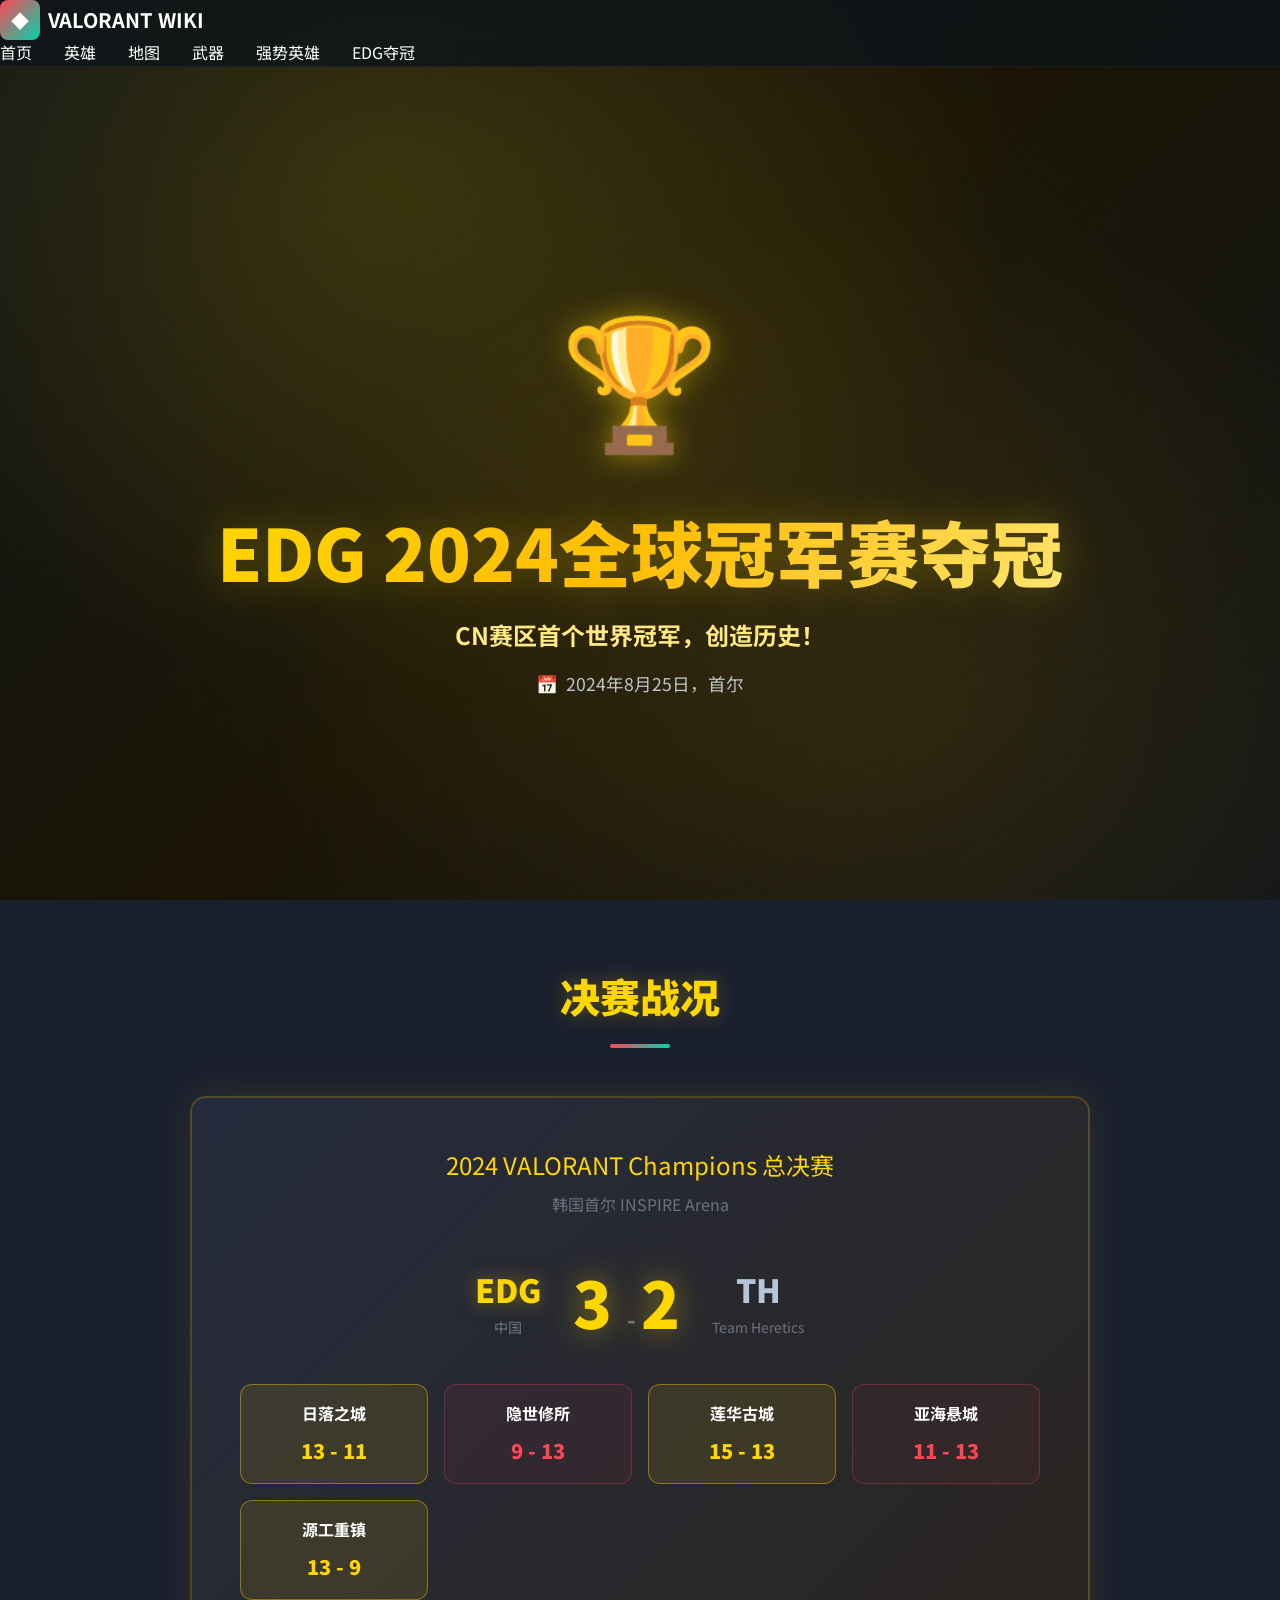
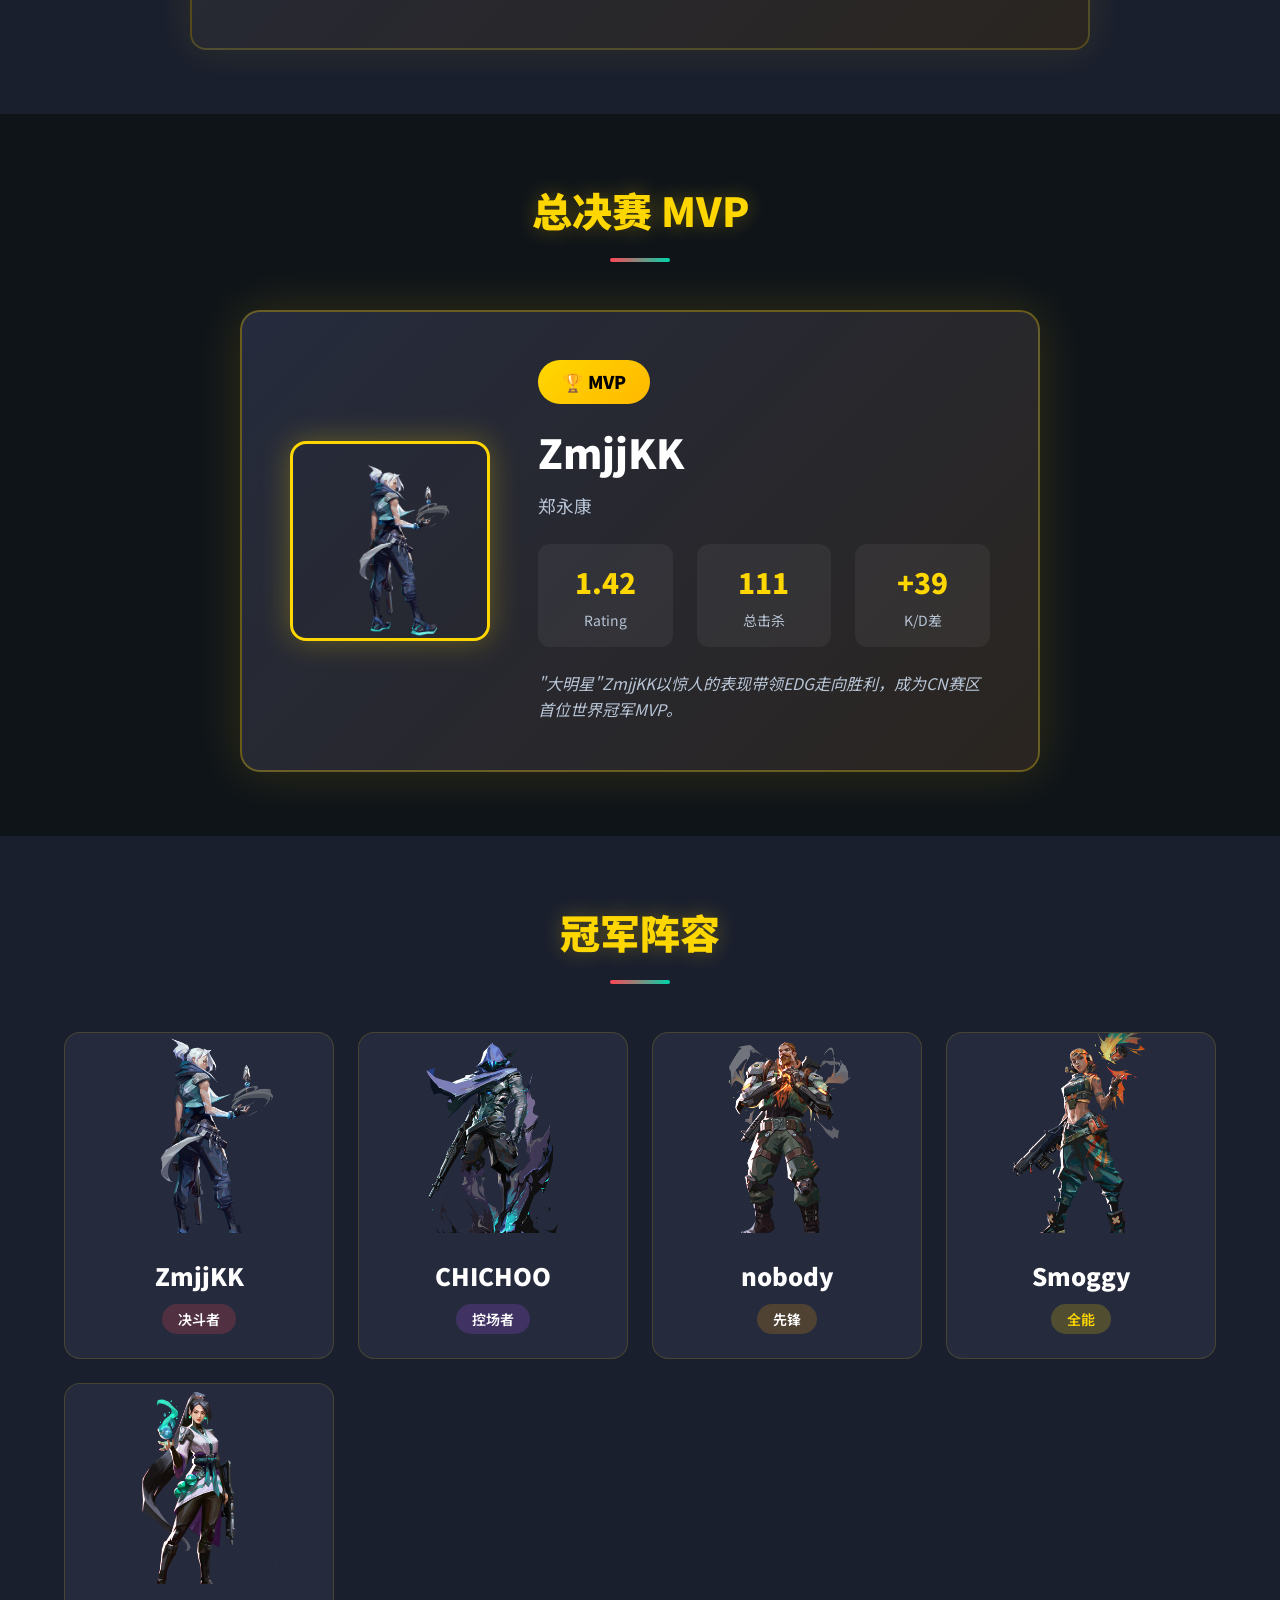
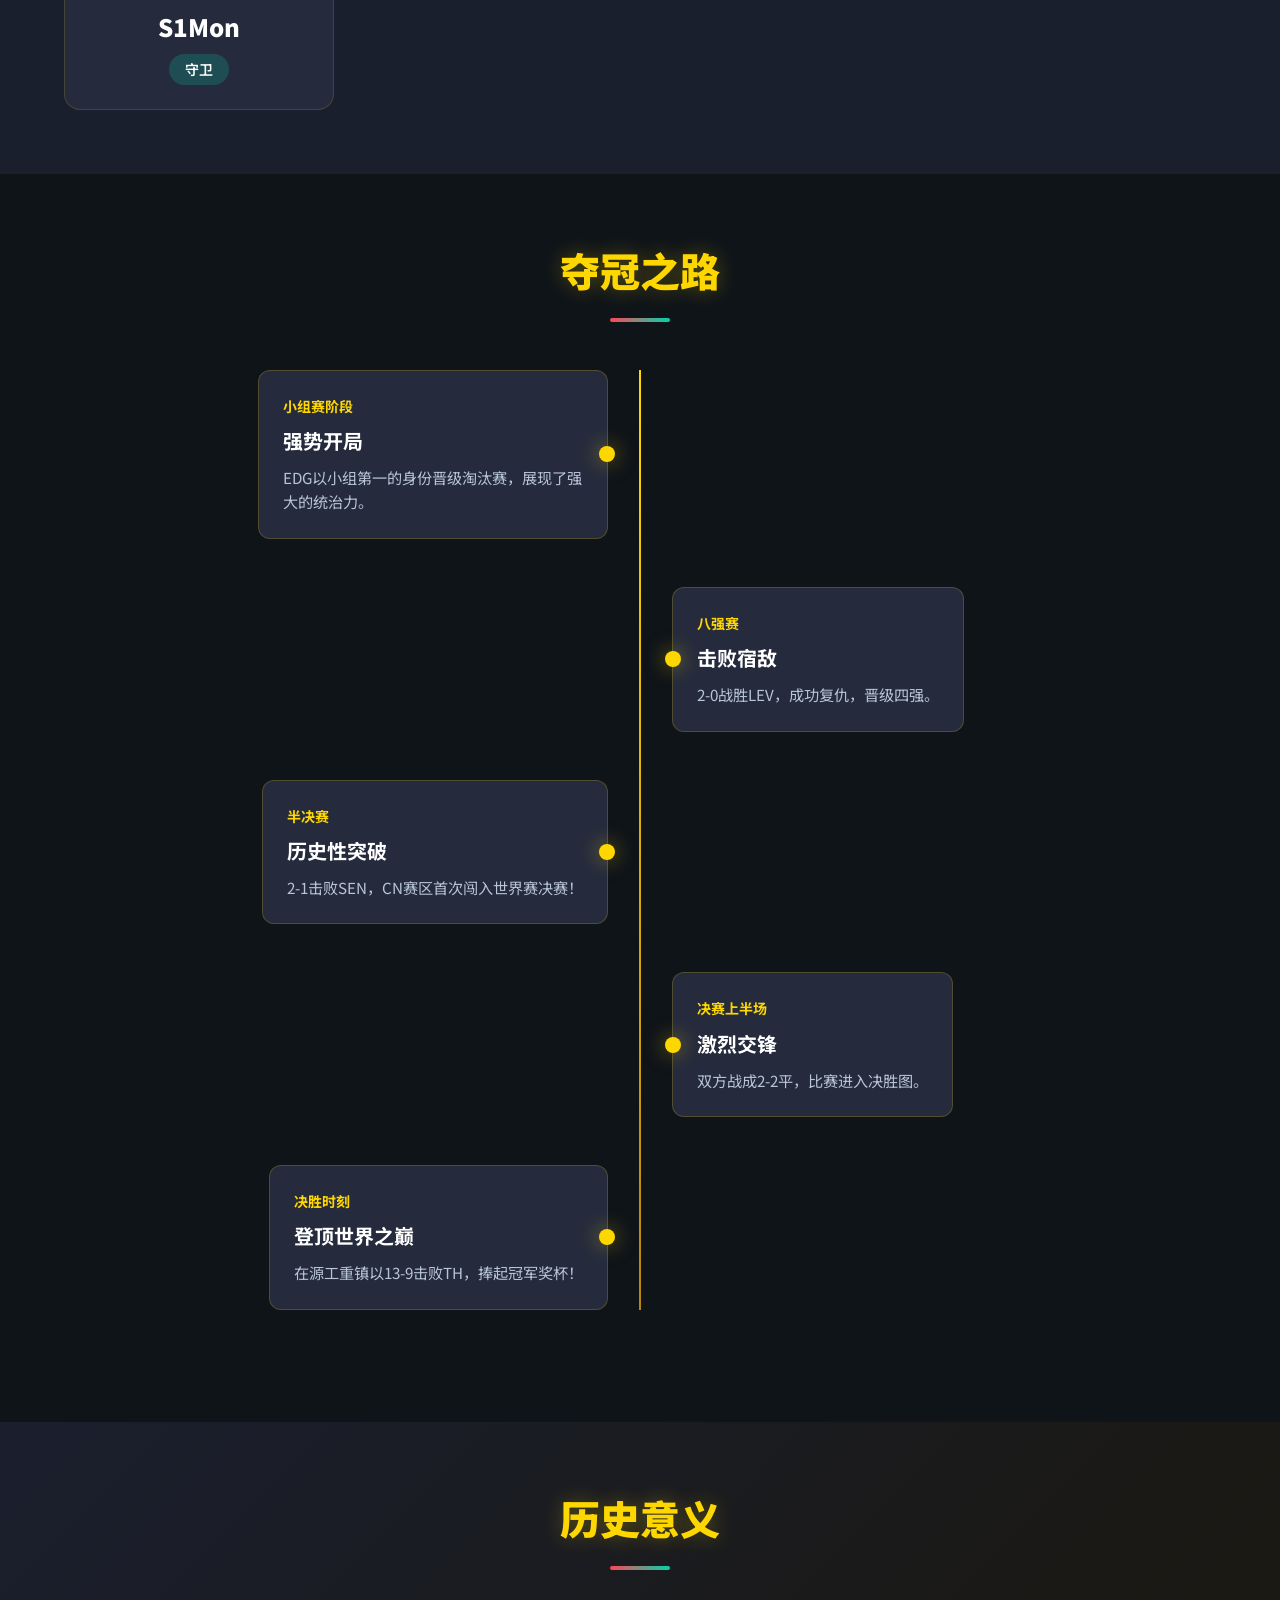
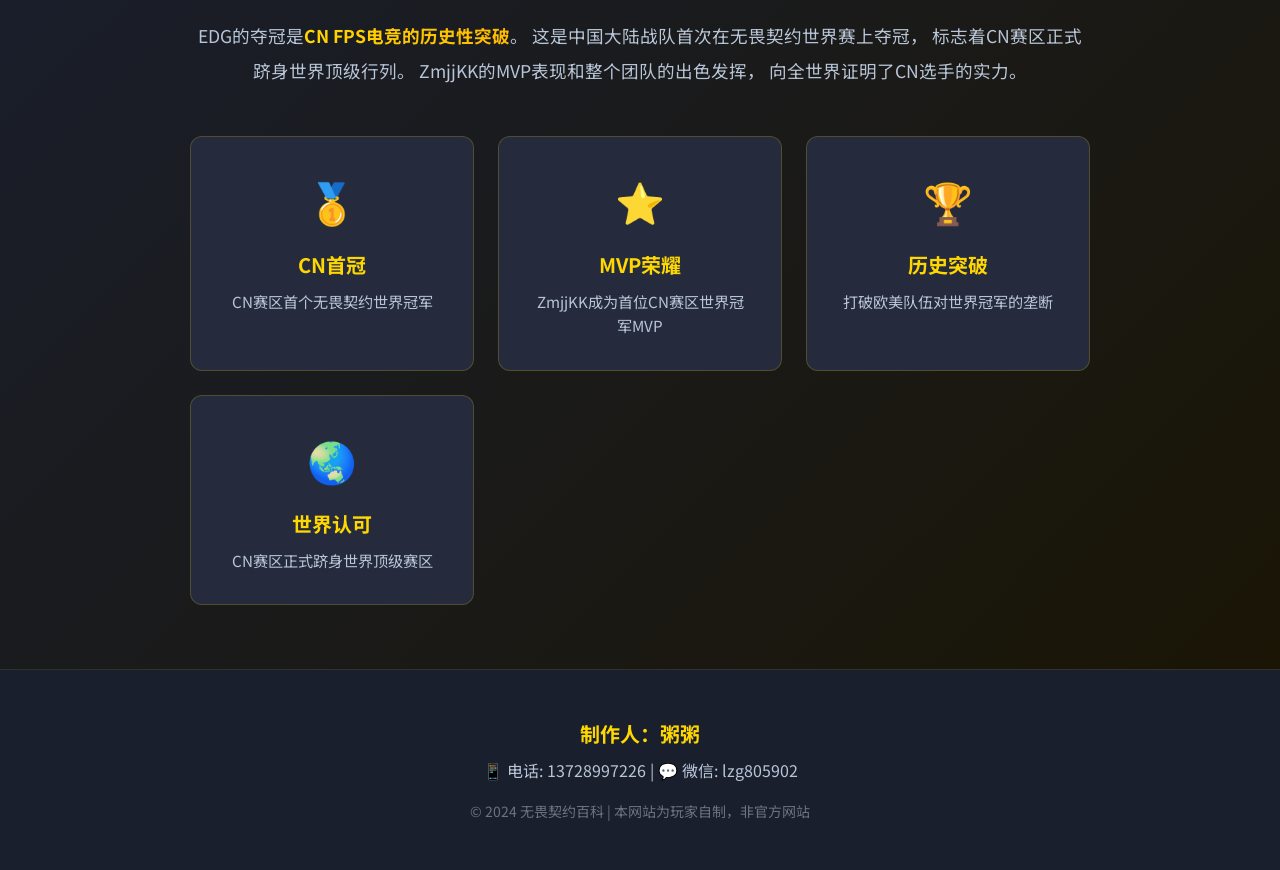
<file: edg-champion.html>
<!DOCTYPE html>
<html lang="zh-CN">
<head>
    <meta charset="UTF-8">
    <meta name="viewport" content="width=device-width, initial-scale=1.0">
    <title>EDG 2024全球冠军赛夺冠 - Valorant Wiki</title>
    <link rel="stylesheet" href="styles/main.css">
    <link href="https://fonts.googleapis.com/css2?family=Noto+Sans+SC:wght@400;500;700;900&display=swap" rel="stylesheet">
    <style>
        /* 金色主题样式 */
        :root {
            --gold-primary: #ffd700;
            --gold-secondary: #ffb800;
            --gold-dark: #b8860b;
            --gold-light: #ffec8b;
        }

        .champion-hero {
            min-height: 100vh;
            display: flex;
            flex-direction: column;
            justify-content: center;
            align-items: center;
            padding-top: 70px;
            position: relative;
            overflow: hidden;
            background: linear-gradient(135deg, #0f1419 0%, #1a1505 50%, #0f1419 100%);
        }

        .champion-hero::before {
            content: '';
            position: absolute;
            inset: 0;
            background: 
                radial-gradient(ellipse at 30% 20%, rgba(255, 215, 0, 0.15) 0%, transparent 50%),
                radial-gradient(ellipse at 70% 80%, rgba(255, 184, 0, 0.1) 0%, transparent 50%),
                radial-gradient(ellipse at 50% 50%, rgba(255, 236, 139, 0.05) 0%, transparent 70%);
        }

        .trophy-icon {
            font-size: 8rem;
            margin-bottom: 1rem;
            animation: trophyGlow 3s ease-in-out infinite;
            text-shadow: 0 0 30px rgba(255, 215, 0, 0.5);
        }

        @keyframes trophyGlow {
            0%, 100% { transform: scale(1); filter: drop-shadow(0 0 20px rgba(255, 215, 0, 0.6)); }
            50% { transform: scale(1.05); filter: drop-shadow(0 0 40px rgba(255, 215, 0, 0.9)); }
        }

        .champion-title {
            font-size: clamp(2.5rem, 6vw, 4.5rem);
            font-weight: 900;
            background: linear-gradient(135deg, #ffd700 0%, #ffb800 50%, #ffec8b 100%);
            -webkit-background-clip: text;
            -webkit-text-fill-color: transparent;
            background-clip: text;
            margin-bottom: 0.5rem;
            text-align: center;
            text-shadow: 0 0 40px rgba(255, 215, 0, 0.3);
        }

        .champion-subtitle {
            font-size: 1.5rem;
            color: var(--gold-light);
            font-weight: 700;
            margin-bottom: 1rem;
            text-align: center;
        }

        .champion-date {
            font-size: 1.1rem;
            color: var(--text-secondary);
            display: flex;
            align-items: center;
            gap: 0.5rem;
        }

        .gold-accent {
            color: var(--gold-primary);
        }

        /* 决赛结果区域 */
        .match-result-section {
            padding: 4rem 0;
            background: var(--bg-secondary);
        }

        .match-card {
            background: linear-gradient(135deg, var(--bg-card) 0%, #2a2520 100%);
            border-radius: 16px;
            padding: 3rem;
            border: 2px solid rgba(255, 215, 0, 0.2);
            box-shadow: 0 0 40px rgba(255, 215, 0, 0.1);
            max-width: 900px;
            margin: 0 auto;
        }

        .match-header {
            text-align: center;
            margin-bottom: 2rem;
        }

        .match-title {
            font-size: 1.5rem;
            color: var(--gold-primary);
            margin-bottom: 0.5rem;
        }

        .match-teams {
            display: flex;
            justify-content: center;
            align-items: center;
            gap: 2rem;
            margin: 2rem 0;
        }

        .team-display {
            text-align: center;
        }

        .team-name {
            font-size: 2rem;
            font-weight: 900;
        }

        .team-name.winner {
            color: var(--gold-primary);
            text-shadow: 0 0 20px rgba(255, 215, 0, 0.4);
        }

        .team-name.loser {
            color: var(--text-secondary);
        }

        .score-display {
            font-size: 4rem;
            font-weight: 900;
            color: var(--gold-primary);
            text-shadow: 0 0 30px rgba(255, 215, 0, 0.5);
        }

        .vs-text {
            font-size: 1.5rem;
            color: var(--text-muted);
            font-weight: 700;
        }

        .maps-grid {
            display: grid;
            grid-template-columns: repeat(auto-fit, minmax(150px, 1fr));
            gap: 1rem;
            margin-top: 2rem;
        }

        .map-result {
            background: rgba(255, 255, 255, 0.05);
            border-radius: 12px;
            padding: 1rem;
            text-align: center;
            border: 1px solid rgba(255, 215, 0, 0.1);
            transition: 0.3s;
        }

        .map-result:hover {
            transform: translateY(-4px);
            border-color: rgba(255, 215, 0, 0.3);
        }

        .map-result.won {
            border-color: rgba(255, 215, 0, 0.4);
            background: rgba(255, 215, 0, 0.1);
        }

        .map-result.lost {
            border-color: rgba(255, 70, 85, 0.3);
            background: rgba(255, 70, 85, 0.05);
        }

        .map-name {
            font-weight: 700;
            margin-bottom: 0.5rem;
            color: var(--text-primary);
        }

        .map-score {
            font-size: 1.25rem;
            font-weight: 900;
        }

        .map-score.win {
            color: var(--gold-primary);
        }

        .map-score.loss {
            color: var(--color-primary);
        }

        /* MVP区域 */
        .mvp-section {
            padding: 4rem 0;
            background: var(--bg-primary);
        }

        .section-title {
            text-align: center;
            font-size: 2.5rem;
            font-weight: 900;
            margin-bottom: 3rem;
            color: var(--gold-primary);
            text-shadow: 0 0 20px rgba(255, 215, 0, 0.3);
        }

        .mvp-card {
            display: flex;
            align-items: center;
            gap: 3rem;
            background: linear-gradient(135deg, var(--bg-card) 0%, #2a2520 100%);
            border-radius: 20px;
            padding: 3rem;
            border: 2px solid rgba(255, 215, 0, 0.3);
            max-width: 800px;
            margin: 0 auto;
            box-shadow: 0 0 50px rgba(255, 215, 0, 0.15);
        }

        .mvp-portrait {
            width: 200px;
            height: 200px;
            border-radius: 16px;
            overflow: hidden;
            border: 3px solid var(--gold-primary);
            box-shadow: 0 0 30px rgba(255, 215, 0, 0.3);
            flex-shrink: 0;
        }

        .mvp-portrait img {
            width: 100%;
            height: 100%;
            object-fit: cover;
        }

        .mvp-info {
            flex: 1;
        }

        .mvp-badge {
            display: inline-block;
            background: linear-gradient(135deg, var(--gold-primary) 0%, var(--gold-secondary) 100%);
            color: #000;
            padding: 0.5rem 1.5rem;
            border-radius: 50px;
            font-weight: 900;
            font-size: 1.1rem;
            margin-bottom: 1rem;
        }

        .mvp-name {
            font-size: 2.5rem;
            font-weight: 900;
            margin-bottom: 0.5rem;
            color: var(--text-primary);
        }

        .mvp-realname {
            font-size: 1.1rem;
            color: var(--text-secondary);
            margin-bottom: 1.5rem;
        }

        .mvp-stats {
            display: grid;
            grid-template-columns: repeat(3, 1fr);
            gap: 1.5rem;
        }

        .mvp-stat {
            text-align: center;
            padding: 1rem;
            background: rgba(255, 255, 255, 0.05);
            border-radius: 12px;
        }

        .mvp-stat-value {
            font-size: 1.75rem;
            font-weight: 900;
            color: var(--gold-primary);
        }

        .mvp-stat-label {
            font-size: 0.875rem;
            color: var(--text-secondary);
            margin-top: 0.25rem;
        }

        /* 队员卡片 */
        .roster-section {
            padding: 4rem 0;
            background: var(--bg-secondary);
        }

        .roster-grid {
            display: grid;
            grid-template-columns: repeat(auto-fit, minmax(220px, 1fr));
            gap: 1.5rem;
            max-width: 1200px;
            margin: 0 auto;
        }

        .player-card {
            background: var(--bg-card);
            border-radius: 16px;
            overflow: hidden;
            border: 1px solid rgba(255, 215, 0, 0.15);
            transition: 0.3s;
        }

        .player-card:hover {
            transform: translateY(-8px);
            border-color: rgba(255, 215, 0, 0.4);
            box-shadow: 0 10px 30px rgba(255, 215, 0, 0.15);
        }

        .player-image {
            height: 200px;
            background: linear-gradient(135deg, var(--bg-hover) 0%, var(--bg-card) 100%);
            display: flex;
            align-items: center;
            justify-content: center;
            overflow: hidden;
        }

        .player-image img {
            width: 100%;
            height: 100%;
            object-fit: cover;
        }

        .player-info {
            padding: 1.5rem;
            text-align: center;
        }

        .player-name {
            font-size: 1.5rem;
            font-weight: 900;
            margin-bottom: 0.5rem;
            color: var(--text-primary);
        }

        .player-role {
            display: inline-block;
            padding: 0.25rem 1rem;
            border-radius: 50px;
            font-size: 0.875rem;
            font-weight: 600;
        }

        .player-role.duelist {
            background: rgba(255, 70, 85, 0.2);
            color: var(--duelist);
        }

        .player-role.controller {
            background: rgba(168, 85, 247, 0.2);
            color: var(--controller);
        }

        .player-role.initiator {
            background: rgba(245, 158, 11, 0.2);
            color: var(--initiator);
        }

        .player-role.sentinel {
            background: rgba(0, 212, 170, 0.2);
            color: var(--sentinel);
        }

        .player-role.flex {
            background: rgba(255, 215, 0, 0.2);
            color: var(--gold-primary);
        }

        /* 时间线 */
        .timeline-section {
            padding: 4rem 0;
            background: var(--bg-primary);
        }

        .timeline {
            max-width: 800px;
            margin: 0 auto;
            position: relative;
        }

        .timeline::before {
            content: '';
            position: absolute;
            left: 50%;
            transform: translateX(-50%);
            width: 2px;
            height: 100%;
            background: linear-gradient(180deg, var(--gold-primary) 0%, var(--gold-dark) 100%);
        }

        .timeline-item {
            display: flex;
            justify-content: flex-end;
            padding-right: 50%;
            position: relative;
            margin-bottom: 3rem;
        }

        .timeline-item:nth-child(even) {
            justify-content: flex-start;
            padding-right: 0;
            padding-left: 50%;
        }

        .timeline-content {
            background: var(--bg-card);
            padding: 1.5rem;
            border-radius: 12px;
            max-width: 350px;
            margin-right: 2rem;
            border: 1px solid rgba(255, 215, 0, 0.2);
            position: relative;
        }

        .timeline-item:nth-child(even) .timeline-content {
            margin-right: 0;
            margin-left: 2rem;
        }

        .timeline-content::after {
            content: '';
            position: absolute;
            right: -8px;
            top: 50%;
            transform: translateY(-50%);
            width: 16px;
            height: 16px;
            background: var(--gold-primary);
            border-radius: 50%;
            box-shadow: 0 0 20px rgba(255, 215, 0, 0.5);
        }

        .timeline-item:nth-child(even) .timeline-content::after {
            right: auto;
            left: -8px;
        }

        .timeline-date {
            color: var(--gold-primary);
            font-weight: 700;
            font-size: 0.875rem;
            margin-bottom: 0.5rem;
        }

        .timeline-title {
            font-size: 1.25rem;
            font-weight: 700;
            margin-bottom: 0.5rem;
        }

        .timeline-desc {
            color: var(--text-secondary);
            font-size: 0.95rem;
        }

        /* 历史意义 */
        .history-section {
            padding: 4rem 0;
            background: linear-gradient(135deg, var(--bg-secondary) 0%, #1a1505 100%);
        }

        .history-content {
            max-width: 900px;
            margin: 0 auto;
            text-align: center;
        }

        .history-text {
            font-size: 1.1rem;
            line-height: 2;
            color: var(--text-secondary);
            margin-bottom: 2rem;
        }

        .history-highlight {
            background: linear-gradient(135deg, var(--gold-primary) 0%, var(--gold-secondary) 100%);
            -webkit-background-clip: text;
            -webkit-text-fill-color: transparent;
            background-clip: text;
            font-weight: 700;
        }

        .achievements-grid {
            display: grid;
            grid-template-columns: repeat(auto-fit, minmax(250px, 1fr));
            gap: 1.5rem;
            margin-top: 3rem;
        }

        .achievement-card {
            background: var(--bg-card);
            padding: 2rem;
            border-radius: 12px;
            border: 1px solid rgba(255, 215, 0, 0.2);
            transition: 0.3s;
        }

        .achievement-card:hover {
            transform: translateY(-4px);
            border-color: rgba(255, 215, 0, 0.4);
        }

        .achievement-icon {
            font-size: 2.5rem;
            margin-bottom: 1rem;
        }

        .achievement-title {
            font-size: 1.25rem;
            font-weight: 700;
            margin-bottom: 0.5rem;
            color: var(--gold-primary);
        }

        .achievement-desc {
            color: var(--text-secondary);
            font-size: 0.95rem;
        }

        /* 响应式 */
        @media (max-width: 768px) {
            .mvp-card {
                flex-direction: column;
                text-align: center;
                padding: 2rem;
            }

            .mvp-portrait {
                width: 150px;
                height: 150px;
            }

            .mvp-stats {
                grid-template-columns: repeat(3, 1fr);
                gap: 1rem;
            }

            .match-teams {
                flex-direction: column;
                gap: 1rem;
            }

            .timeline::before {
                left: 20px;
            }

            .timeline-item,
            .timeline-item:nth-child(even) {
                justify-content: flex-start;
                padding-left: 50px;
                padding-right: 0;
            }

            .timeline-content,
            .timeline-item:nth-child(even) .timeline-content {
                margin-left: 0;
                margin-right: 0;
                max-width: 100%;
            }

            .timeline-content::after,
            .timeline-item:nth-child(even) .timeline-content::after {
                left: -38px;
                right: auto;
            }
        }
    </style>
</head>
<body>
    <!-- 导航栏 -->
    <nav class="navbar">
        <div class="nav-container">
            <a href="index.html" class="logo">
                <span class="logo-icon">◆</span>
                <span class="logo-text">VALORANT WIKI</span>
            </a>
            <ul class="nav-menu">
                <li><a href="index.html">首页</a></li>
                <li><a href="agents.html">英雄</a></li>
                <li><a href="maps.html">地图</a></li>
                <li><a href="weapons.html">武器</a></li>
                <li><a href="meta.html">强势英雄</a></li>
                <li><a href="edg-champion.html" class="active">EDG夺冠</a></li>
            </ul>
        </div>
    </nav>

    <!-- Hero区域 -->
    <section class="champion-hero">
        <div class="trophy-icon">🏆</div>
        <h1 class="champion-title">EDG 2024全球冠军赛夺冠</h1>
        <p class="champion-subtitle">CN赛区首个世界冠军，创造历史！</p>
        <p class="champion-date">
            <span>📅</span>
            <span>2024年8月25日，首尔</span>
        </p>
    </section>

    <!-- 决赛结果 -->
    <section class="match-result-section">
        <div class="container">
            <h2 class="section-title">决赛战况</h2>
            <div class="match-card">
                <div class="match-header">
                    <p class="match-title">2024 VALORANT Champions 总决赛</p>
                    <p style="color: var(--text-muted);">韩国首尔 INSPIRE Arena</p>
                </div>
                <div class="match-teams">
                    <div class="team-display">
                        <div class="team-name winner">EDG</div>
                        <p style="color: var(--text-muted); font-size: 0.875rem;">中国</p>
                    </div>
                    <div class="score-display">
                        <span class="gold-accent">3</span>
                        <span class="vs-text"> - </span>
                        <span>2</span>
                    </div>
                    <div class="team-display">
                        <div class="team-name loser">TH</div>
                        <p style="color: var(--text-muted); font-size: 0.875rem;">Team Heretics</p>
                    </div>
                </div>
                <div class="maps-grid">
                    <div class="map-result won">
                        <div class="map-name">日落之城</div>
                        <div class="map-score win">13 - 11</div>
                    </div>
                    <div class="map-result lost">
                        <div class="map-name">隐世修所</div>
                        <div class="map-score loss">9 - 13</div>
                    </div>
                    <div class="map-result won">
                        <div class="map-name">莲华古城</div>
                        <div class="map-score win">15 - 13</div>
                    </div>
                    <div class="map-result lost">
                        <div class="map-name">亚海悬城</div>
                        <div class="map-score loss">11 - 13</div>
                    </div>
                    <div class="map-result won">
                        <div class="map-name">源工重镇</div>
                        <div class="map-score win">13 - 9</div>
                    </div>
                </div>
            </div>
        </div>
    </section>

    <!-- MVP区域 -->
    <section class="mvp-section">
        <div class="container">
            <h2 class="section-title">总决赛 MVP</h2>
            <div class="mvp-card">
                <div class="mvp-portrait">
                    <img src="images/agents/jett.png" alt="ZmjjKK">
                </div>
                <div class="mvp-info">
                    <span class="mvp-badge">🏆 MVP</span>
                    <h3 class="mvp-name">ZmjjKK</h3>
                    <p class="mvp-realname">郑永康</p>
                    <div class="mvp-stats">
                        <div class="mvp-stat">
                            <div class="mvp-stat-value">1.42</div>
                            <div class="mvp-stat-label">Rating</div>
                        </div>
                        <div class="mvp-stat">
                            <div class="mvp-stat-value">111</div>
                            <div class="mvp-stat-label">总击杀</div>
                        </div>
                        <div class="mvp-stat">
                            <div class="mvp-stat-value">+39</div>
                            <div class="mvp-stat-label">K/D差</div>
                        </div>
                    </div>
                    <p style="margin-top: 1.5rem; color: var(--text-secondary); font-style: italic;">
                        "大明星"ZmjjKK以惊人的表现带领EDG走向胜利，成为CN赛区首位世界冠军MVP。
                    </p>
                </div>
            </div>
        </div>
    </section>

    <!-- EDG阵容 -->
    <section class="roster-section">
        <div class="container">
            <h2 class="section-title">冠军阵容</h2>
            <div class="roster-grid">
                <div class="player-card">
                    <div class="player-image">
                        <img src="images/agents/jett.png" alt="ZmjjKK">
                    </div>
                    <div class="player-info">
                        <h3 class="player-name">ZmjjKK</h3>
                        <span class="player-role duelist">决斗者</span>
                    </div>
                </div>
                <div class="player-card">
                    <div class="player-image">
                        <img src="images/agents/omen.png" alt="CHICHOO">
                    </div>
                    <div class="player-info">
                        <h3 class="player-name">CHICHOO</h3>
                        <span class="player-role controller">控场者</span>
                    </div>
                </div>
                <div class="player-card">
                    <div class="player-image">
                        <img src="images/agents/breach.png" alt="nobody">
                    </div>
                    <div class="player-info">
                        <h3 class="player-name">nobody</h3>
                        <span class="player-role initiator">先锋</span>
                    </div>
                </div>
                <div class="player-card">
                    <div class="player-image">
                        <img src="images/agents/raze.png" alt="Smoggy">
                    </div>
                    <div class="player-info">
                        <h3 class="player-name">Smoggy</h3>
                        <span class="player-role flex">全能</span>
                    </div>
                </div>
                <div class="player-card">
                    <div class="player-image">
                        <img src="images/agents/sage.png" alt="S1Mon">
                    </div>
                    <div class="player-info">
                        <h3 class="player-name">S1Mon</h3>
                        <span class="player-role sentinel">守卫</span>
                    </div>
                </div>
            </div>
        </div>
    </section>

    <!-- 夺冠时间线 -->
    <section class="timeline-section">
        <div class="container">
            <h2 class="section-title">夺冠之路</h2>
            <div class="timeline">
                <div class="timeline-item">
                    <div class="timeline-content">
                        <div class="timeline-date">小组赛阶段</div>
                        <h4 class="timeline-title">强势开局</h4>
                        <p class="timeline-desc">EDG以小组第一的身份晋级淘汰赛，展现了强大的统治力。</p>
                    </div>
                </div>
                <div class="timeline-item">
                    <div class="timeline-content">
                        <div class="timeline-date">八强赛</div>
                        <h4 class="timeline-title">击败宿敌</h4>
                        <p class="timeline-desc">2-0战胜LEV，成功复仇，晋级四强。</p>
                    </div>
                </div>
                <div class="timeline-item">
                    <div class="timeline-content">
                        <div class="timeline-date">半决赛</div>
                        <h4 class="timeline-title">历史性突破</h4>
                        <p class="timeline-desc">2-1击败SEN，CN赛区首次闯入世界赛决赛！</p>
                    </div>
                </div>
                <div class="timeline-item">
                    <div class="timeline-content">
                        <div class="timeline-date">决赛上半场</div>
                        <h4 class="timeline-title">激烈交锋</h4>
                        <p class="timeline-desc">双方战成2-2平，比赛进入决胜图。</p>
                    </div>
                </div>
                <div class="timeline-item">
                    <div class="timeline-content">
                        <div class="timeline-date">决胜时刻</div>
                        <h4 class="timeline-title">登顶世界之巅</h4>
                        <p class="timeline-desc">在源工重镇以13-9击败TH，捧起冠军奖杯！</p>
                    </div>
                </div>
            </div>
        </div>
    </section>

    <!-- 历史意义 -->
    <section class="history-section">
        <div class="container">
            <h2 class="section-title">历史意义</h2>
            <div class="history-content">
                <p class="history-text">
                    EDG的夺冠是<span class="history-highlight">CN FPS电竞的历史性突破</span>。
                    这是中国大陆战队首次在无畏契约世界赛上夺冠，
                    标志着CN赛区正式跻身世界顶级行列。
                    ZmjjKK的MVP表现和整个团队的出色发挥，
                    向全世界证明了CN选手的实力。
                </p>
                <div class="achievements-grid">
                    <div class="achievement-card">
                        <div class="achievement-icon">🥇</div>
                        <h4 class="achievement-title">CN首冠</h4>
                        <p class="achievement-desc">CN赛区首个无畏契约世界冠军</p>
                    </div>
                    <div class="achievement-card">
                        <div class="achievement-icon">⭐</div>
                        <h4 class="achievement-title">MVP荣耀</h4>
                        <p class="achievement-desc">ZmjjKK成为首位CN赛区世界冠军MVP</p>
                    </div>
                    <div class="achievement-card">
                        <div class="achievement-icon">🏆</div>
                        <h4 class="achievement-title">历史突破</h4>
                        <p class="achievement-desc">打破欧美队伍对世界冠军的垄断</p>
                    </div>
                    <div class="achievement-card">
                        <div class="achievement-icon">🌏</div>
                        <h4 class="achievement-title">世界认可</h4>
                        <p class="achievement-desc">CN赛区正式跻身世界顶级赛区</p>
                    </div>
                </div>
            </div>
        </div>
    </section>

    <!-- 页脚 -->
    <footer style="background: var(--bg-secondary); padding: 3rem 0; border-top: 1px solid rgba(255,215,0,0.1);">
        <div class="container">
            <div style="text-align: center;">
                <p style="font-size: 1.25rem; font-weight: 700; color: var(--gold-primary); margin-bottom: 0.5rem;">制作人：粥粥</p>
                <p style="color: var(--text-secondary);">📱 电话: 13728997226 | 💬 微信: lzg805902</p>
                <p style="color: var(--text-muted); margin-top: 1rem; font-size: 0.875rem;">© 2024 无畏契约百科 | 本网站为玩家自制，非官方网站</p>
            </div>
        </div>
    </footer>
</body>
</html>
</file>
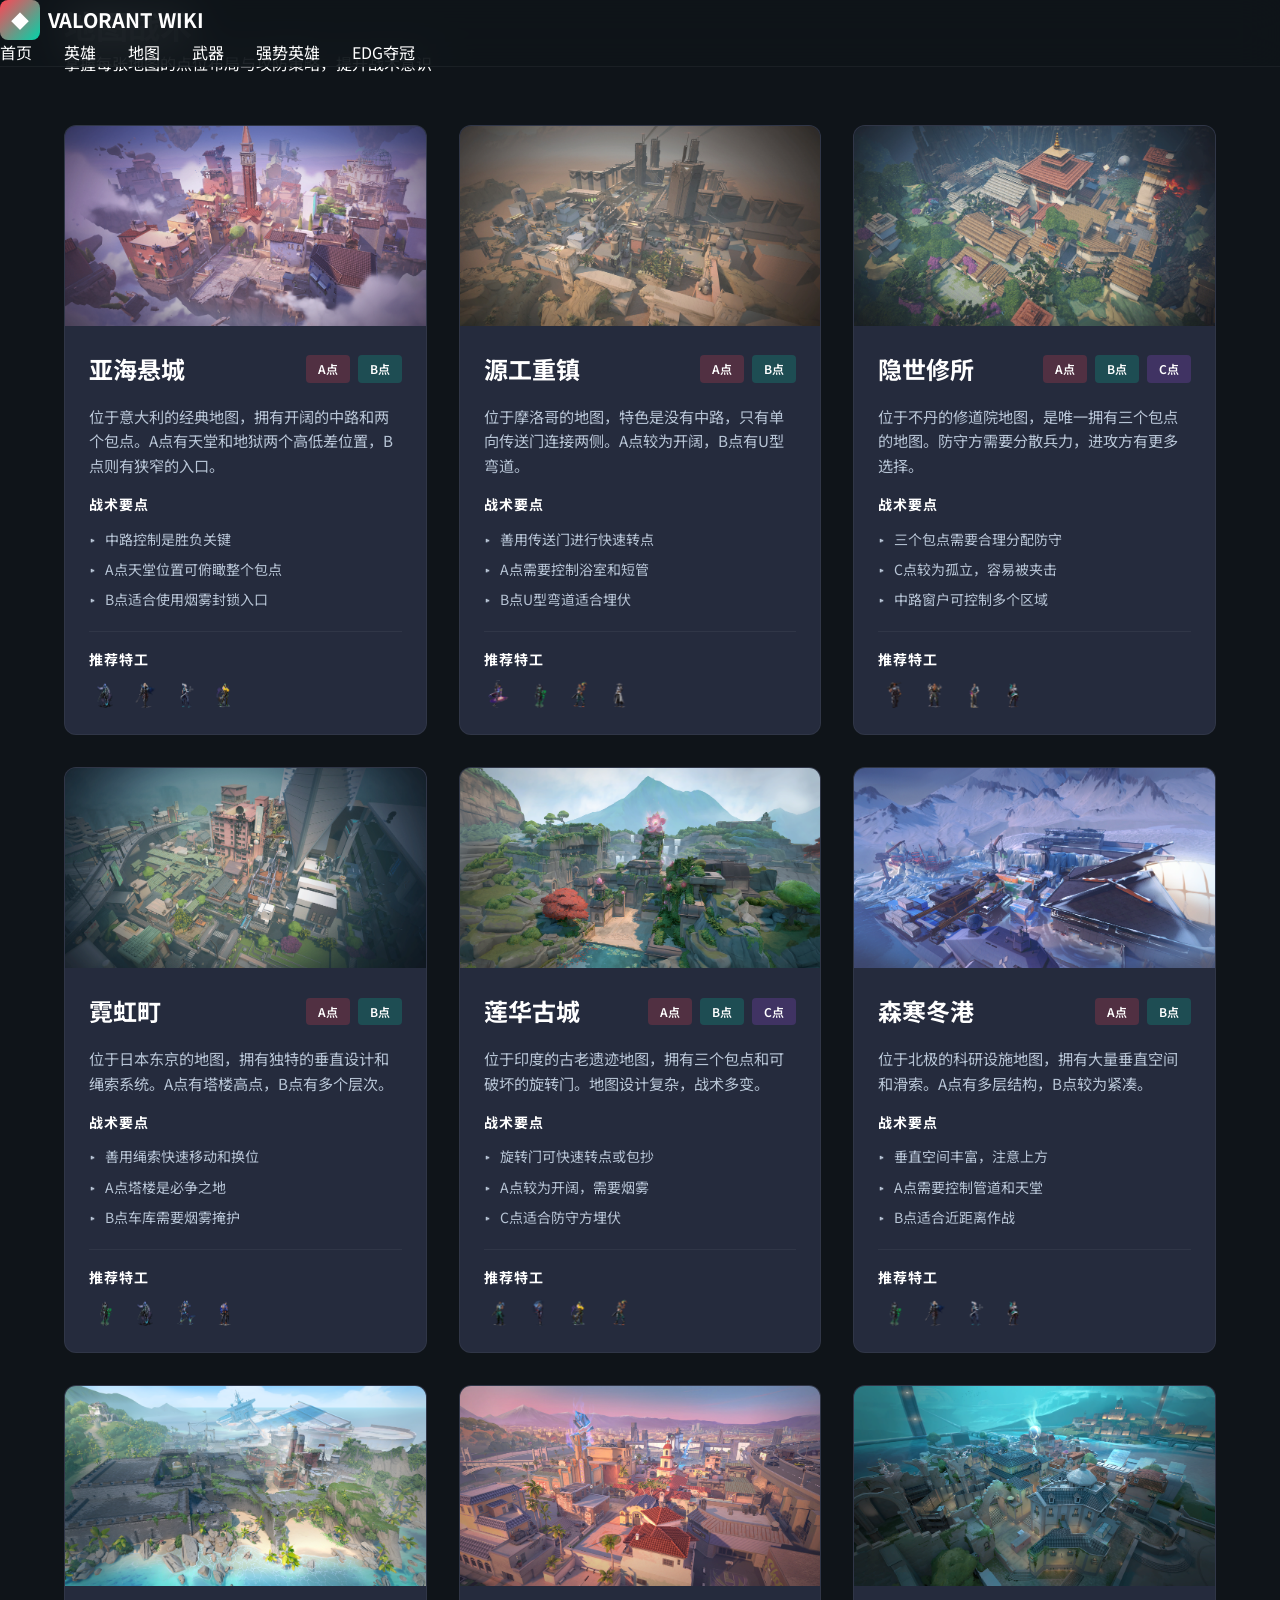
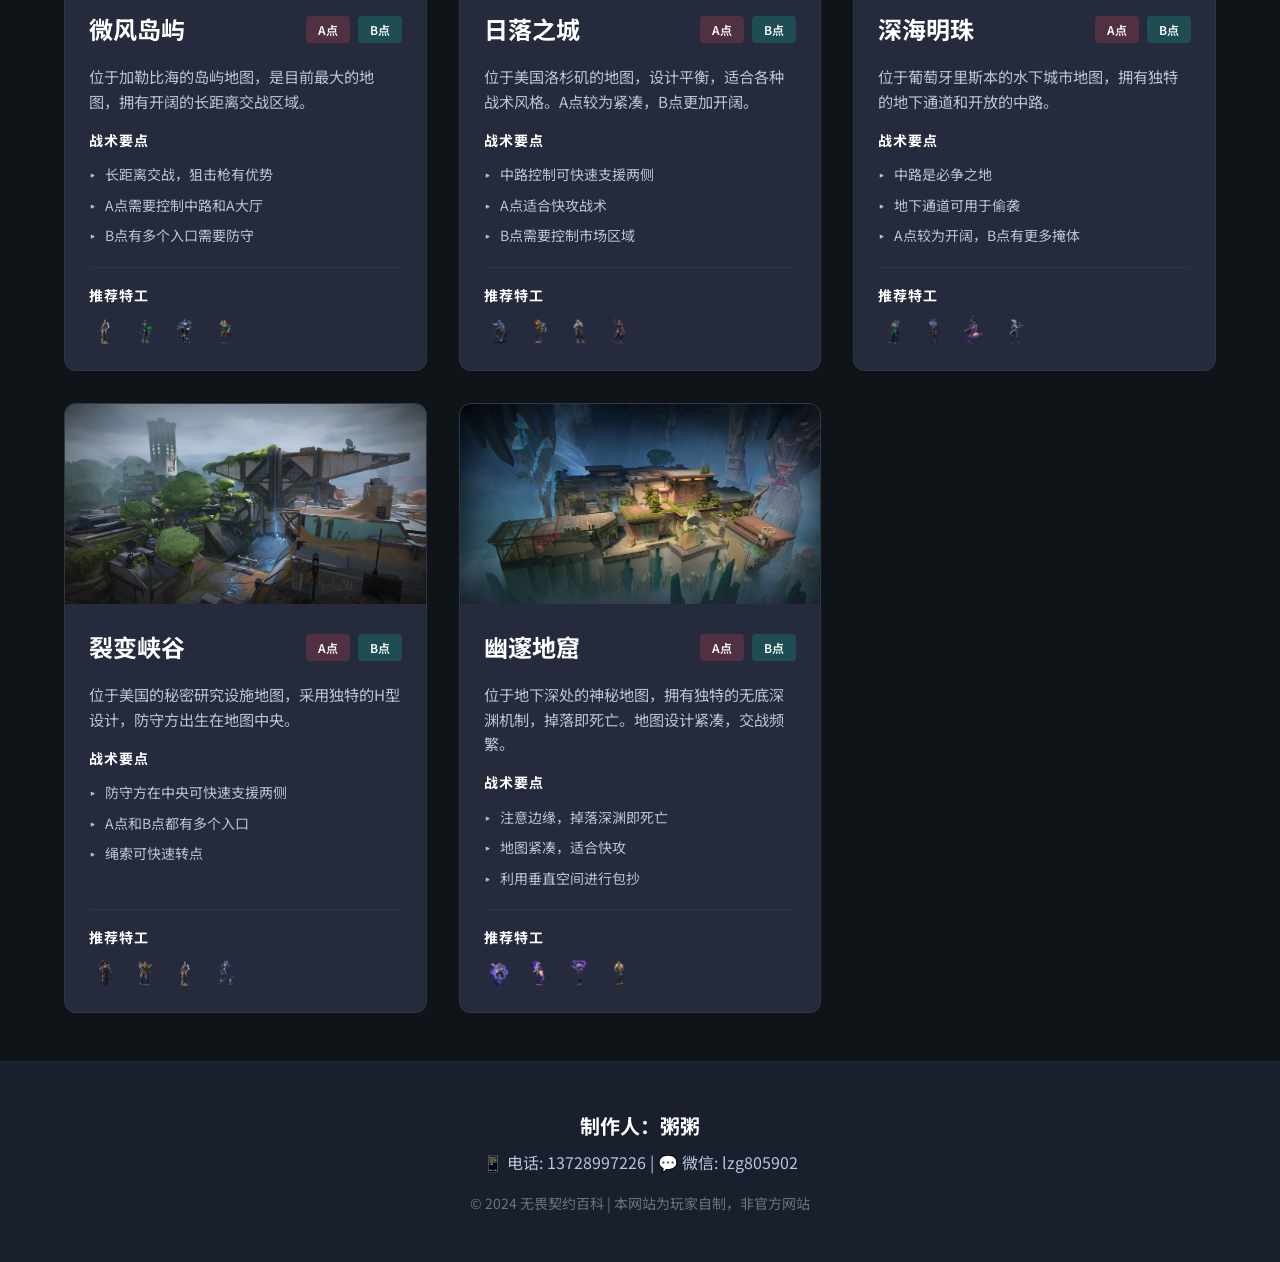
<file: maps.html>
<!DOCTYPE html>
<html lang="zh-CN">
<head>
    <meta charset="UTF-8">
    <meta name="viewport" content="width=device-width, initial-scale=1.0">
    <title>地图战术 - 无畏契约百科</title>
    <link rel="stylesheet" href="styles/main.css">
    <link href="https://fonts.googleapis.com/css2?family=Noto+Sans+SC:wght@400;500;700;900&display=swap" rel="stylesheet">
    <style>
        /* 地图卡片特定样式 */
        .maps-grid {
            display: grid;
            grid-template-columns: repeat(auto-fill, minmax(350px, 1fr));
            gap: 2rem;
            padding: 3rem 0;
        }

        .map-card {
            background: var(--bg-card);
            border-radius: var(--radius-lg);
            overflow: hidden;
            transition: 0.3s;
            border: 1px solid rgba(255,255,255,0.05);
            display: flex;
            flex-direction: column;
        }

        .map-card:hover {
            transform: translateY(-8px);
            box-shadow: var(--shadow-lg);
            border-color: rgba(255,70,85,0.3);
        }

        .map-image {
            height: 200px;
            overflow: hidden;
            position: relative;
        }

        .map-image img {
            width: 100%;
            height: 100%;
            object-fit: cover;
            transition: 0.3s;
        }

        .map-card:hover .map-image img {
            transform: scale(1.05);
        }

        .map-content {
            padding: 1.5rem;
            flex: 1;
            display: flex;
            flex-direction: column;
        }

        .map-header {
            display: flex;
            align-items: center;
            justify-content: space-between;
            margin-bottom: 1rem;
        }

        .map-title {
            font-size: 1.5rem;
            font-weight: 700;
            color: var(--text-primary);
        }

        .sites-badges {
            display: flex;
            gap: 0.5rem;
        }

        .site-badge {
            padding: 4px 12px;
            border-radius: 4px;
            font-size: 0.75rem;
            font-weight: 600;
            text-transform: uppercase;
        }

        .site-badge.a { background: rgba(255,70,85,0.2); color: var(--duelist); }
        .site-badge.b { background: rgba(0,212,170,0.2); color: var(--sentinel); }
        .site-badge.c { background: rgba(168,85,247,0.2); color: var(--controller); }

        .map-description {
            color: var(--text-secondary);
            font-size: 0.95rem;
            margin-bottom: 1rem;
            line-height: 1.6;
        }

        .tactical-tips {
            margin-bottom: 1rem;
        }

        .tactical-tips h4 {
            font-size: 0.875rem;
            color: var(--primary);
            margin-bottom: 0.5rem;
            text-transform: uppercase;
            letter-spacing: 1px;
        }

        .tactical-tips ul {
            list-style: none;
            padding: 0;
        }

        .tactical-tips li {
            color: var(--text-secondary);
            font-size: 0.875rem;
            padding: 0.25rem 0;
            padding-left: 1rem;
            position: relative;
        }

        .tactical-tips li::before {
            content: "▸";
            position: absolute;
            left: 0;
            color: var(--primary);
        }

        .recommended-agents {
            margin-top: auto;
            padding-top: 1rem;
            border-top: 1px solid rgba(255,255,255,0.05);
        }

        .recommended-agents h4 {
            font-size: 0.875rem;
            color: var(--accent);
            margin-bottom: 0.5rem;
            text-transform: uppercase;
            letter-spacing: 1px;
        }

        .agent-icons {
            display: flex;
            gap: 0.5rem;
            flex-wrap: wrap;
        }

        .agent-icon {
            width: 32px;
            height: 32px;
            border-radius: 50%;
            overflow: hidden;
            border: 2px solid transparent;
            transition: 0.2s;
        }

        .agent-icon:hover {
            border-color: var(--primary);
            transform: scale(1.1);
        }

        .agent-icon img {
            width: 100%;
            height: 100%;
            object-fit: cover;
        }

        /* 响应式调整 */
        @media (max-width: 768px) {
            .maps-grid {
                grid-template-columns: 1fr;
                gap: 1.5rem;
                padding: 2rem 0;
            }

            .map-image {
                height: 180px;
            }

            .map-title {
                font-size: 1.25rem;
            }
        }
    </style>
</head>
<body>
    <!-- 导航栏 -->
    <nav class="navbar">
        <div class="nav-container">
            <a href="index.html" class="logo">
                <span class="logo-icon">◆</span>
                <span class="logo-text">VALORANT WIKI</span>
            </a>
            <ul class="nav-menu">
                <li><a href="index.html">首页</a></li>
                <li><a href="agents.html">英雄</a></li>
                <li><a href="maps.html" class="active">地图</a></li>
                <li><a href="weapons.html">武器</a></li>
                <li><a href="meta.html">强势英雄</a></li>
                <li><a href="edg-champion.html">EDG夺冠</a></li>
            </ul>
        </div>
    </nav>

    <!-- 页面头部 -->
    <header class="page-header">
        <div class="container">
            <h1 class="page-title">地图战术</h1>
            <p class="page-subtitle">掌握每张地图的点位布局与攻防策略，提升战术意识</p>
        </div>
    </header>

    <!-- 地图网格 -->
    <section class="container">
        <div class="maps-grid">
            <!-- 亚海悬城 -->
            <div class="map-card">
                <div class="map-image">
                    <img src="images/maps/ascent.png" alt="亚海悬城">
                </div>
                <div class="map-content">
                    <div class="map-header">
                        <h3 class="map-title">亚海悬城</h3>
                        <div class="sites-badges">
                            <span class="site-badge a">A点</span>
                            <span class="site-badge b">B点</span>
                        </div>
                    </div>
                    <p class="map-description">位于意大利的经典地图，拥有开阔的中路和两个包点。A点有天堂和地狱两个高低差位置，B点则有狭窄的入口。</p>
                    <div class="tactical-tips">
                        <h4>战术要点</h4>
                        <ul>
                            <li>中路控制是胜负关键</li>
                            <li>A点天堂位置可俯瞰整个包点</li>
                            <li>B点适合使用烟雾封锁入口</li>
                        </ul>
                    </div>
                    <div class="recommended-agents">
                        <h4>推荐特工</h4>
                        <div class="agent-icons">
                            <div class="agent-icon"><img src="images/agents/omen.png" alt="幽影"></div>
                            <div class="agent-icon"><img src="images/agents/sova.png" alt="猎枭"></div>
                            <div class="agent-icon"><img src="images/agents/jett.png" alt="捷风"></div>
                            <div class="agent-icon"><img src="images/agents/killjoy.png" alt="奇乐"></div>
                        </div>
                    </div>
                </div>
            </div>

            <!-- 源工重镇 -->
            <div class="map-card">
                <div class="map-image">
                    <img src="images/maps/bind.png" alt="源工重镇">
                </div>
                <div class="map-content">
                    <div class="map-header">
                        <h3 class="map-title">源工重镇</h3>
                        <div class="sites-badges">
                            <span class="site-badge a">A点</span>
                            <span class="site-badge b">B点</span>
                        </div>
                    </div>
                    <p class="map-description">位于摩洛哥的地图，特色是没有中路，只有单向传送门连接两侧。A点较为开阔，B点有U型弯道。</p>
                    <div class="tactical-tips">
                        <h4>战术要点</h4>
                        <ul>
                            <li>善用传送门进行快速转点</li>
                            <li>A点需要控制浴室和短管</li>
                            <li>B点U型弯道适合埋伏</li>
                        </ul>
                    </div>
                    <div class="recommended-agents">
                        <h4>推荐特工</h4>
                        <div class="agent-icons">
                            <div class="agent-icon"><img src="images/agents/astra.png" alt="星礈"></div>
                            <div class="agent-icon"><img src="images/agents/viper.png" alt="蝰蛇"></div>
                            <div class="agent-icon"><img src="images/agents/raze.png" alt="雷兹"></div>
                            <div class="agent-icon"><img src="images/agents/cypher.png" alt="零"></div>
                        </div>
                    </div>
                </div>
            </div>

            <!-- 隐世修所 -->
            <div class="map-card">
                <div class="map-image">
                    <img src="images/maps/haven.png" alt="隐世修所">
                </div>
                <div class="map-content">
                    <div class="map-header">
                        <h3 class="map-title">隐世修所</h3>
                        <div class="sites-badges">
                            <span class="site-badge a">A点</span>
                            <span class="site-badge b">B点</span>
                            <span class="site-badge c">C点</span>
                        </div>
                    </div>
                    <p class="map-description">位于不丹的修道院地图，是唯一拥有三个包点的地图。防守方需要分散兵力，进攻方有更多选择。</p>
                    <div class="tactical-tips">
                        <h4>战术要点</h4>
                        <ul>
                            <li>三个包点需要合理分配防守</li>
                            <li>C点较为孤立，容易被夹击</li>
                            <li>中路窗户可控制多个区域</li>
                        </ul>
                    </div>
                    <div class="recommended-agents">
                        <h4>推荐特工</h4>
                        <div class="agent-icons">
                            <div class="agent-icon"><img src="images/agents/brimstone.png" alt="炼狱"></div>
                            <div class="agent-icon"><img src="images/agents/breach.png" alt="铁臂"></div>
                            <div class="agent-icon"><img src="images/agents/chamber.png" alt="尚勃勒"></div>
                            <div class="agent-icon"><img src="images/agents/sage.png" alt="贤者"></div>
                        </div>
                    </div>
                </div>
            </div>

            <!-- 霓虹町 -->
            <div class="map-card">
                <div class="map-image">
                    <img src="images/maps/split.png" alt="霓虹町">
                </div>
                <div class="map-content">
                    <div class="map-header">
                        <h3 class="map-title">霓虹町</h3>
                        <div class="sites-badges">
                            <span class="site-badge a">A点</span>
                            <span class="site-badge b">B点</span>
                        </div>
                    </div>
                    <p class="map-description">位于日本东京的地图，拥有独特的垂直设计和绳索系统。A点有塔楼高点，B点有多个层次。</p>
                    <div class="tactical-tips">
                        <h4>战术要点</h4>
                        <ul>
                            <li>善用绳索快速移动和换位</li>
                            <li>A点塔楼是必争之地</li>
                            <li>B点车库需要烟雾掩护</li>
                        </ul>
                    </div>
                    <div class="recommended-agents">
                        <h4>推荐特工</h4>
                        <div class="agent-icons">
                            <div class="agent-icon"><img src="images/agents/viper.png" alt="蝰蛇"></div>
                            <div class="agent-icon"><img src="images/agents/omen.png" alt="幽影"></div>
                            <div class="agent-icon"><img src="images/agents/neon.png" alt="霓虹"></div>
                            <div class="agent-icon"><img src="images/agents/yoru.png" alt="夜露"></div>
                        </div>
                    </div>
                </div>
            </div>

            <!-- 莲华古城 -->
            <div class="map-card">
                <div class="map-image">
                    <img src="images/maps/lotus.png" alt="莲华古城">
                </div>
                <div class="map-content">
                    <div class="map-header">
                        <h3 class="map-title">莲华古城</h3>
                        <div class="sites-badges">
                            <span class="site-badge a">A点</span>
                            <span class="site-badge b">B点</span>
                            <span class="site-badge c">C点</span>
                        </div>
                    </div>
                    <p class="map-description">位于印度的古老遗迹地图，拥有三个包点和可破坏的旋转门。地图设计复杂，战术多变。</p>
                    <div class="tactical-tips">
                        <h4>战术要点</h4>
                        <ul>
                            <li>旋转门可快速转点或包抄</li>
                            <li>A点较为开阔，需要烟雾</li>
                            <li>C点适合防守方埋伏</li>
                        </ul>
                    </div>
                    <div class="recommended-agents">
                        <h4>推荐特工</h4>
                        <div class="agent-icons">
                            <div class="agent-icon"><img src="images/agents/harbor.png" alt="海神"></div>
                            <div class="agent-icon"><img src="images/agents/fade.png" alt="黑梦"></div>
                            <div class="agent-icon"><img src="images/agents/killjoy.png" alt="奇乐"></div>
                            <div class="agent-icon"><img src="images/agents/raze.png" alt="雷兹"></div>
                        </div>
                    </div>
                </div>
            </div>

            <!-- 森寒冬港 -->
            <div class="map-card">
                <div class="map-image">
                    <img src="images/maps/icebox.png" alt="森寒冬港">
                </div>
                <div class="map-content">
                    <div class="map-header">
                        <h3 class="map-title">森寒冬港</h3>
                        <div class="sites-badges">
                            <span class="site-badge a">A点</span>
                            <span class="site-badge b">B点</span>
                        </div>
                    </div>
                    <p class="map-description">位于北极的科研设施地图，拥有大量垂直空间和滑索。A点有多层结构，B点较为紧凑。</p>
                    <div class="tactical-tips">
                        <h4>战术要点</h4>
                        <ul>
                            <li>垂直空间丰富，注意上方</li>
                            <li>A点需要控制管道和天堂</li>
                            <li>B点适合近距离作战</li>
                        </ul>
                    </div>
                    <div class="recommended-agents">
                        <h4>推荐特工</h4>
                        <div class="agent-icons">
                            <div class="agent-icon"><img src="images/agents/viper.png" alt="蝰蛇"></div>
                            <div class="agent-icon"><img src="images/agents/sova.png" alt="猎枭"></div>
                            <div class="agent-icon"><img src="images/agents/jett.png" alt="捷风"></div>
                            <div class="agent-icon"><img src="images/agents/sage.png" alt="贤者"></div>
                        </div>
                    </div>
                </div>
            </div>

            <!-- 微风岛屿 -->
            <div class="map-card">
                <div class="map-image">
                    <img src="images/maps/breeze.png" alt="微风岛屿">
                </div>
                <div class="map-content">
                    <div class="map-header">
                        <h3 class="map-title">微风岛屿</h3>
                        <div class="sites-badges">
                            <span class="site-badge a">A点</span>
                            <span class="site-badge b">B点</span>
                        </div>
                    </div>
                    <p class="map-description">位于加勒比海的岛屿地图，是目前最大的地图，拥有开阔的长距离交战区域。</p>
                    <div class="tactical-tips">
                        <h4>战术要点</h4>
                        <ul>
                            <li>长距离交战，狙击枪有优势</li>
                            <li>A点需要控制中路和A大厅</li>
                            <li>B点有多个入口需要防守</li>
                        </ul>
                    </div>
                    <div class="recommended-agents">
                        <h4>推荐特工</h4>
                        <div class="agent-icons">
                            <div class="agent-icon"><img src="images/agents/chamber.png" alt="尚勃勒"></div>
                            <div class="agent-icon"><img src="images/agents/viper.png" alt="蝰蛇"></div>
                            <div class="agent-icon"><img src="images/agents/kayo.png" alt="K/O"></div>
                            <div class="agent-icon"><img src="images/agents/skye.png" alt="斯凯"></div>
                        </div>
                    </div>
                </div>
            </div>

            <!-- 日落之城 -->
            <div class="map-card">
                <div class="map-image">
                    <img src="images/maps/sunset.png" alt="日落之城">
                </div>
                <div class="map-content">
                    <div class="map-header">
                        <h3 class="map-title">日落之城</h3>
                        <div class="sites-badges">
                            <span class="site-badge a">A点</span>
                            <span class="site-badge b">B点</span>
                        </div>
                    </div>
                    <p class="map-description">位于美国洛杉矶的地图，设计平衡，适合各种战术风格。A点较为紧凑，B点更加开阔。</p>
                    <div class="tactical-tips">
                        <h4>战术要点</h4>
                        <ul>
                            <li>中路控制可快速支援两侧</li>
                            <li>A点适合快攻战术</li>
                            <li>B点需要控制市场区域</li>
                        </ul>
                    </div>
                    <div class="recommended-agents">
                        <h4>推荐特工</h4>
                        <div class="agent-icons">
                            <div class="agent-icon"><img src="images/agents/omen.png" alt="幽影"></div>
                            <div class="agent-icon"><img src="images/agents/gekko.png" alt="盖可"></div>
                            <div class="agent-icon"><img src="images/agents/deadlock.png" alt="钢锁"></div>
                            <div class="agent-icon"><img src="images/agents/reyna.png" alt="芮娜"></div>
                        </div>
                    </div>
                </div>
            </div>

            <!-- 深海明珠 -->
            <div class="map-card">
                <div class="map-image">
                    <img src="images/maps/pearl.png" alt="深海明珠">
                </div>
                <div class="map-content">
                    <div class="map-header">
                        <h3 class="map-title">深海明珠</h3>
                        <div class="sites-badges">
                            <span class="site-badge a">A点</span>
                            <span class="site-badge b">B点</span>
                        </div>
                    </div>
                    <p class="map-description">位于葡萄牙里斯本的水下城市地图，拥有独特的地下通道和开放的中路。</p>
                    <div class="tactical-tips">
                        <h4>战术要点</h4>
                        <ul>
                            <li>中路是必争之地</li>
                            <li>地下通道可用于偷袭</li>
                            <li>A点较为开阔，B点有更多掩体</li>
                        </ul>
                    </div>
                    <div class="recommended-agents">
                        <h4>推荐特工</h4>
                        <div class="agent-icons">
                            <div class="agent-icon"><img src="images/agents/harbor.png" alt="海神"></div>
                            <div class="agent-icon"><img src="images/agents/fade.png" alt="黑梦"></div>
                            <div class="agent-icon"><img src="images/agents/astra.png" alt="星礈"></div>
                            <div class="agent-icon"><img src="images/agents/jett.png" alt="捷风"></div>
                        </div>
                    </div>
                </div>
            </div>

            <!-- 裂变峡谷 -->
            <div class="map-card">
                <div class="map-image">
                    <img src="images/maps/fracture.png" alt="裂变峡谷">
                </div>
                <div class="map-content">
                    <div class="map-header">
                        <h3 class="map-title">裂变峡谷</h3>
                        <div class="sites-badges">
                            <span class="site-badge a">A点</span>
                            <span class="site-badge b">B点</span>
                        </div>
                    </div>
                    <p class="map-description">位于美国的秘密研究设施地图，采用独特的H型设计，防守方出生在地图中央。</p>
                    <div class="tactical-tips">
                        <h4>战术要点</h4>
                        <ul>
                            <li>防守方在中央可快速支援两侧</li>
                            <li>A点和B点都有多个入口</li>
                            <li>绳索可快速转点</li>
                        </ul>
                    </div>
                    <div class="recommended-agents">
                        <h4>推荐特工</h4>
                        <div class="agent-icons">
                            <div class="agent-icon"><img src="images/agents/brimstone.png" alt="炼狱"></div>
                            <div class="agent-icon"><img src="images/agents/breach.png" alt="铁臂"></div>
                            <div class="agent-icon"><img src="images/agents/chamber.png" alt="尚勃勒"></div>
                            <div class="agent-icon"><img src="images/agents/neon.png" alt="霓虹"></div>
                        </div>
                    </div>
                </div>
            </div>

            <!-- 幽邃地窟 -->
            <div class="map-card">
                <div class="map-image">
                    <img src="images/maps/abyss.png" alt="幽邃地窟">
                </div>
                <div class="map-content">
                    <div class="map-header">
                        <h3 class="map-title">幽邃地窟</h3>
                        <div class="sites-badges">
                            <span class="site-badge a">A点</span>
                            <span class="site-badge b">B点</span>
                        </div>
                    </div>
                    <p class="map-description">位于地下深处的神秘地图，拥有独特的无底深渊机制，掉落即死亡。地图设计紧凑，交战频繁。</p>
                    <div class="tactical-tips">
                        <h4>战术要点</h4>
                        <ul>
                            <li>注意边缘，掉落深渊即死亡</li>
                            <li>地图紧凑，适合快攻</li>
                            <li>利用垂直空间进行包抄</li>
                        </ul>
                    </div>
                    <div class="recommended-agents">
                        <h4>推荐特工</h4>
                        <div class="agent-icons">
                            <div class="agent-icon"><img src="images/agents/iso.png" alt="壹决"></div>
                            <div class="agent-icon"><img src="images/agents/clove.png" alt="暮蝶"></div>
                            <div class="agent-icon"><img src="images/agents/vyse.png" alt="维斯"></div>
                            <div class="agent-icon"><img src="images/agents/tejo.png" alt="钛狐"></div>
                        </div>
                    </div>
                </div>
            </div>
        </div>
    </section>

    <!-- 页脚 -->
    <footer style="background: var(--bg-secondary); padding: 3rem 0; border-top: 1px solid rgba(255,255,255,0.05);">
        <div class="container">
            <div style="text-align: center;">
                <p style="font-size: 1.25rem; font-weight: 700; color: var(--primary); margin-bottom: 0.5rem;">制作人：粥粥</p>
                <p style="color: var(--text-secondary);">📱 电话: 13728997226 | 💬 微信: lzg805902</p>
                <p style="color: var(--text-muted); margin-top: 1rem; font-size: 0.875rem;">© 2024 无畏契约百科 | 本网站为玩家自制，非官方网站</p>
            </div>
        </div>
    </footer>
</body>
</html>
</file>
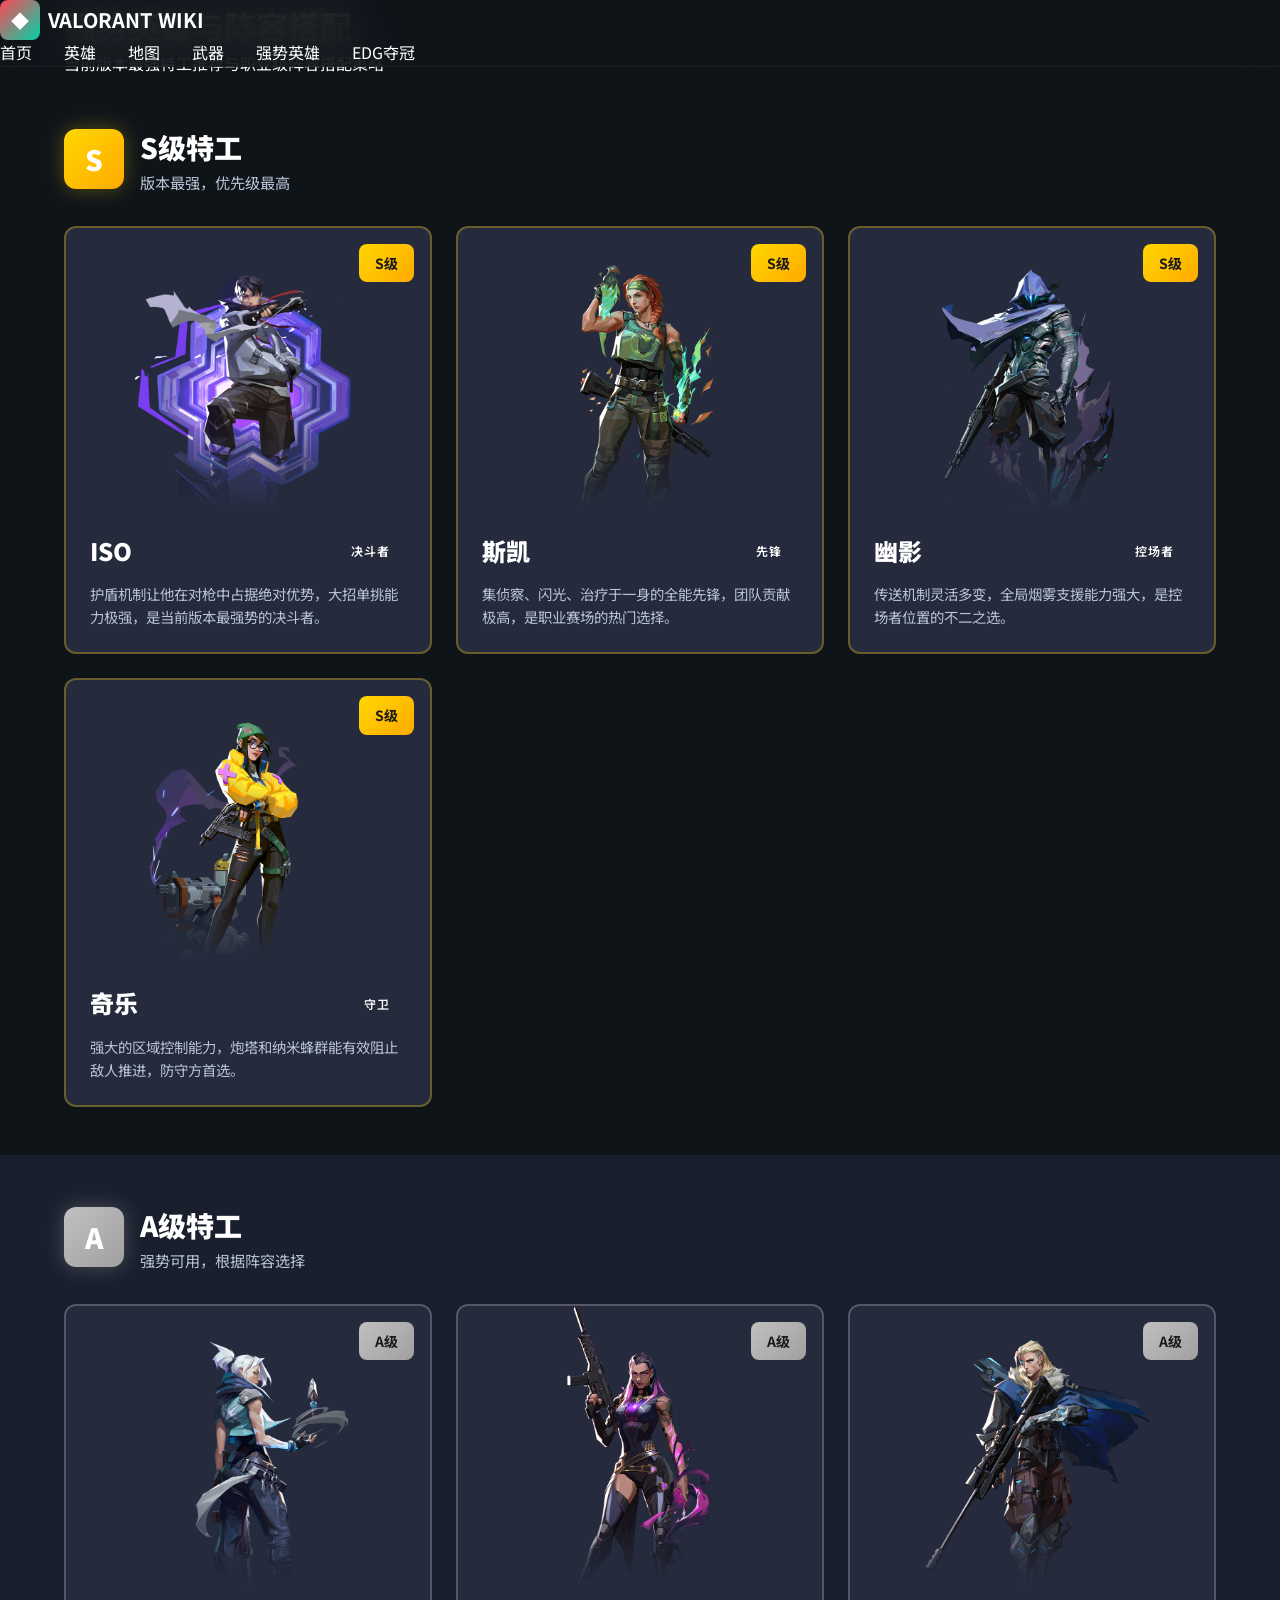
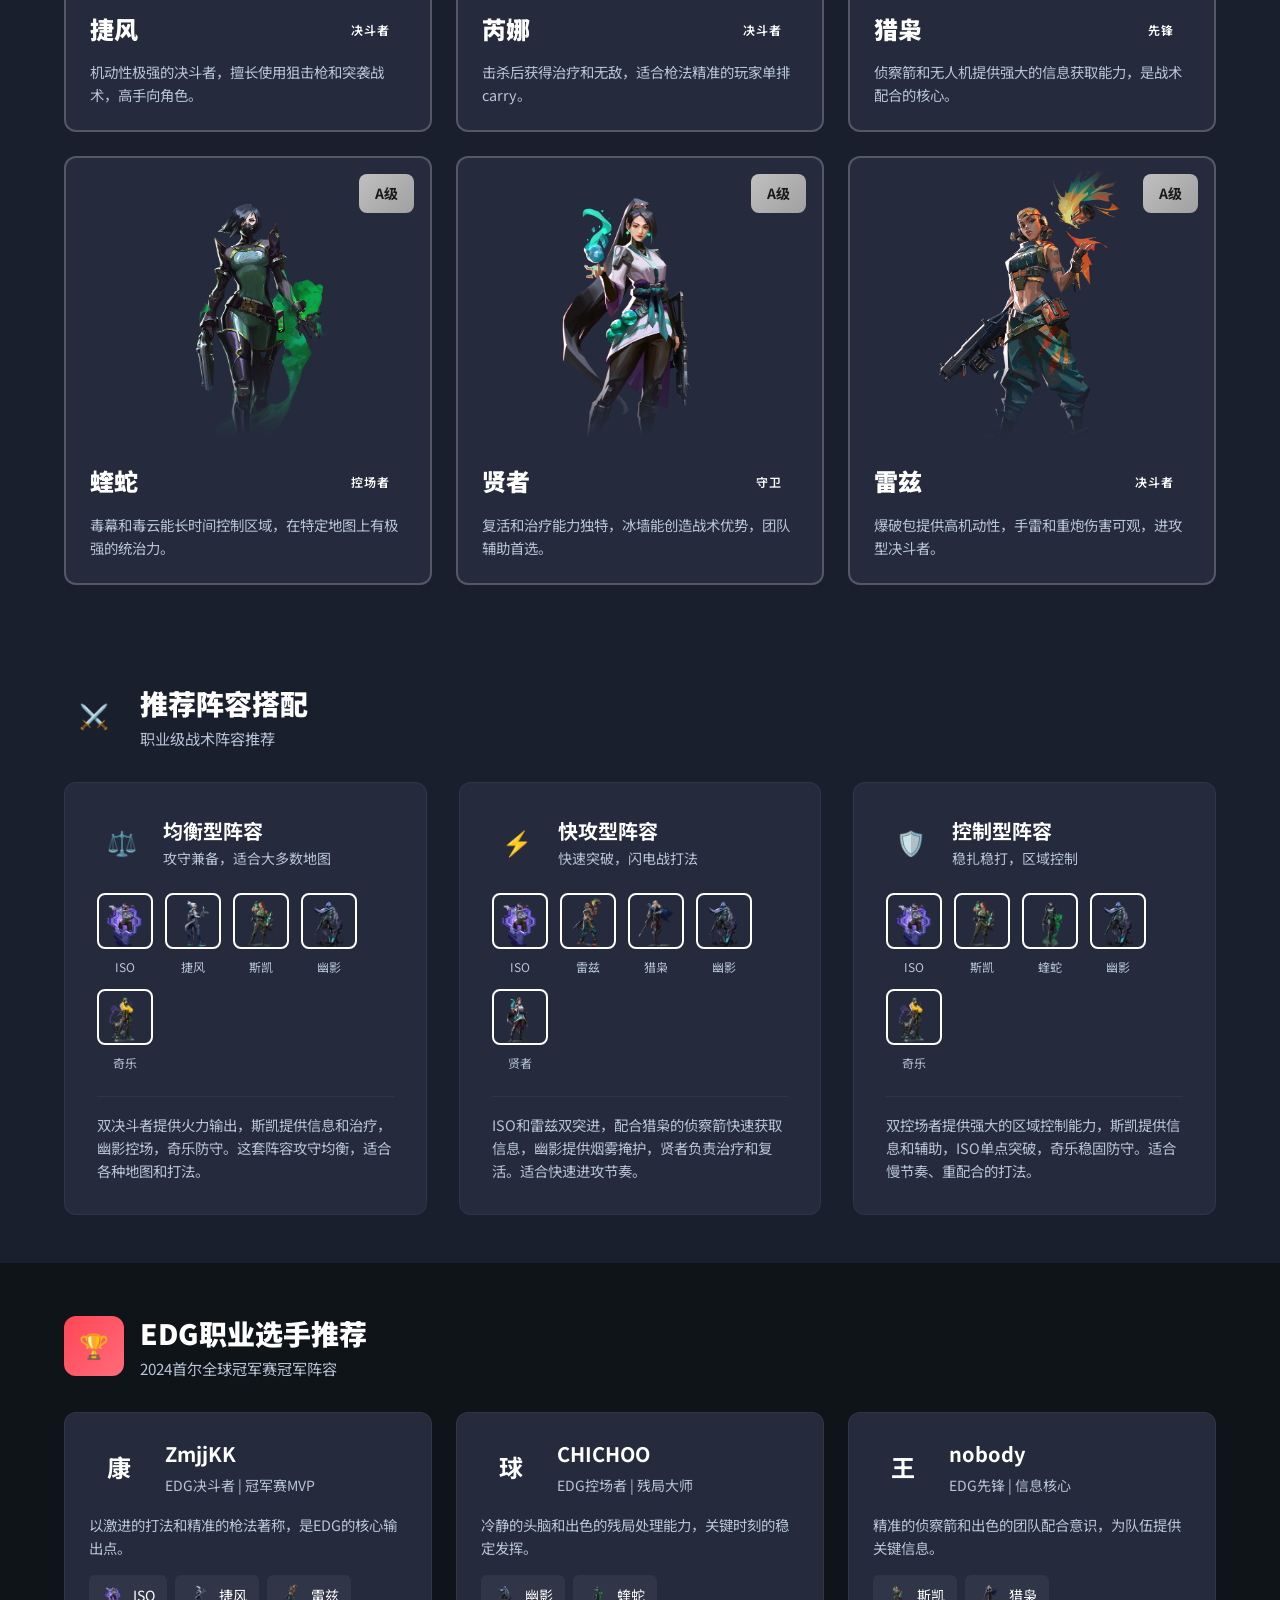
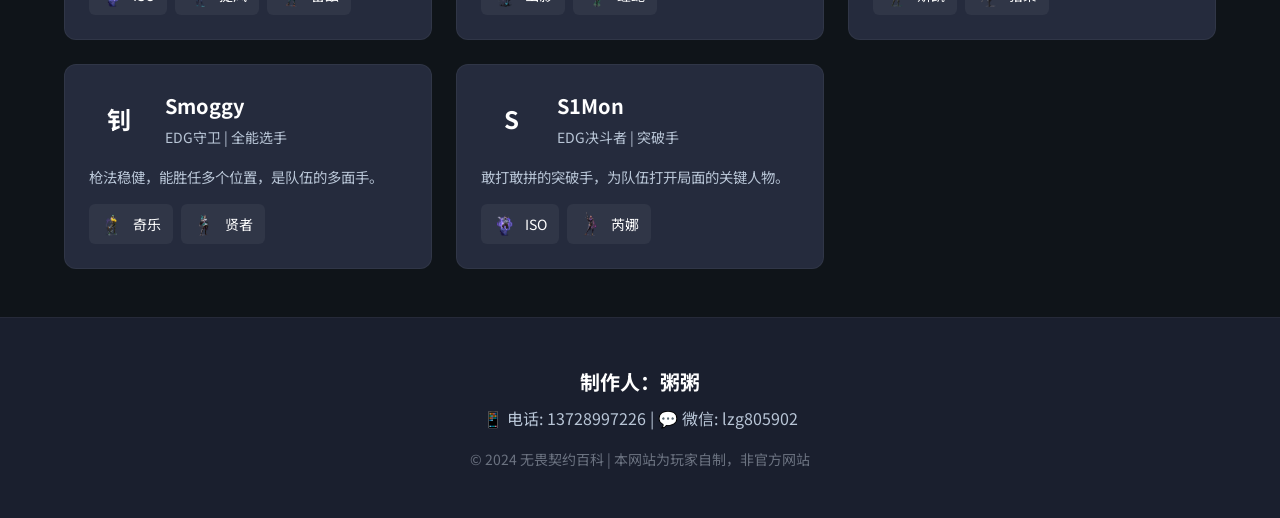
<file: meta.html>
<!DOCTYPE html>
<html lang="zh-CN">
<head>
    <meta charset="UTF-8">
    <meta name="viewport" content="width=device-width, initial-scale=1.0">
    <title>强势英雄与阵容搭配 - 无畏契约百科</title>
    <link rel="stylesheet" href="styles/main.css">
    <link href="https://fonts.googleapis.com/css2?family=Noto+Sans+SC:wght@400;500;700;900&display=swap" rel="stylesheet">
    <style>
        /* 页面特定样式 */
        .tier-section {
            padding: 3rem 0;
        }
        .tier-section:nth-child(even) {
            background: var(--bg-secondary);
        }
        .tier-header {
            display: flex;
            align-items: center;
            gap: 1rem;
            margin-bottom: 2rem;
        }
        .tier-badge {
            width: 60px;
            height: 60px;
            border-radius: 12px;
            display: flex;
            align-items: center;
            justify-content: center;
            font-size: 1.75rem;
            font-weight: 900;
            color: white;
        }
        .tier-badge.s-tier {
            background: linear-gradient(135deg, #ffd700 0%, #ffaa00 100%);
            box-shadow: 0 0 20px rgba(255, 215, 0, 0.3);
        }
        .tier-badge.a-tier {
            background: linear-gradient(135deg, #c0c0c0 0%, #a0a0a0 100%);
            box-shadow: 0 0 20px rgba(192, 192, 192, 0.3);
        }
        .tier-title {
            font-size: 1.75rem;
            font-weight: 900;
        }
        .tier-subtitle {
            color: var(--text-secondary);
            font-size: 0.95rem;
        }

        /* Meta卡片样式 */
        .meta-grid {
            display: grid;
            grid-template-columns: repeat(auto-fill, minmax(280px, 1fr));
            gap: 1.5rem;
        }
        .meta-card {
            background: var(--bg-card);
            border-radius: var(--radius-lg);
            overflow: hidden;
            transition: all 0.3s;
            border: 1px solid rgba(255,255,255,0.05);
            position: relative;
        }
        .meta-card:hover {
            transform: translateY(-8px);
            box-shadow: var(--shadow-lg);
            border-color: rgba(255,255,255,0.1);
        }
        .meta-card.s-tier {
            border: 2px solid rgba(255, 215, 0, 0.3);
        }
        .meta-card.s-tier:hover {
            border-color: rgba(255, 215, 0, 0.6);
            box-shadow: 0 8px 32px rgba(255, 215, 0, 0.15);
        }
        .meta-card.a-tier {
            border: 2px solid rgba(192, 192, 192, 0.3);
        }
        .meta-card.a-tier:hover {
            border-color: rgba(192, 192, 192, 0.6);
            box-shadow: 0 8px 32px rgba(192, 192, 192, 0.1);
        }
        .meta-image-container {
            height: 280px;
            background: linear-gradient(135deg, var(--bg-hover) 0%, var(--bg-card) 100%);
            display: flex;
            align-items: center;
            justify-content: center;
            overflow: hidden;
            position: relative;
        }
        .meta-image-container::before {
            content: '';
            position: absolute;
            inset: 0;
            background: linear-gradient(to top, var(--bg-card) 0%, transparent 30%);
            z-index: 1;
        }
        .meta-image {
            width: 100%;
            height: 100%;
            object-fit: cover;
            object-position: center top;
            transition: transform 0.3s;
        }
        .meta-card:hover .meta-image {
            transform: scale(1.05);
        }
        .tier-label {
            position: absolute;
            top: 1rem;
            right: 1rem;
            padding: 0.5rem 1rem;
            border-radius: 8px;
            font-size: 0.875rem;
            font-weight: 700;
            z-index: 2;
        }
        .tier-label.s-tier {
            background: linear-gradient(135deg, #ffd700 0%, #ffaa00 100%);
            color: #1a1a1a;
        }
        .tier-label.a-tier {
            background: linear-gradient(135deg, #c0c0c0 0%, #a0a0a0 100%);
            color: #1a1a1a;
        }
        .meta-info {
            padding: 1.5rem;
            position: relative;
            z-index: 2;
        }
        .meta-header {
            display: flex;
            justify-content: space-between;
            align-items: center;
            margin-bottom: 0.75rem;
        }
        .meta-name {
            font-size: 1.5rem;
            font-weight: 900;
            color: var(--text-primary);
        }
        .meta-description {
            color: var(--text-secondary);
            font-size: 0.9rem;
            line-height: 1.6;
        }

        /* 阵容推荐样式 */
        .comps-section {
            padding: 3rem 0;
            background: var(--bg-secondary);
        }
        .comps-grid {
            display: grid;
            grid-template-columns: repeat(auto-fill, minmax(350px, 1fr));
            gap: 2rem;
        }
        .comp-card {
            background: var(--bg-card);
            border-radius: var(--radius-lg);
            padding: 2rem;
            border: 1px solid rgba(255,255,255,0.05);
            transition: all 0.3s;
        }
        .comp-card:hover {
            transform: translateY(-4px);
            box-shadow: var(--shadow-lg);
            border-color: rgba(255,70,85,0.2);
        }
        .comp-header {
            display: flex;
            align-items: center;
            gap: 1rem;
            margin-bottom: 1.5rem;
        }
        .comp-icon {
            width: 50px;
            height: 50px;
            background: linear-gradient(135deg, var(--primary) 0%, var(--primary-dark) 100%);
            border-radius: 12px;
            display: flex;
            align-items: center;
            justify-content: center;
            font-size: 1.5rem;
        }
        .comp-title {
            font-size: 1.25rem;
            font-weight: 700;
        }
        .comp-subtitle {
            color: var(--text-secondary);
            font-size: 0.875rem;
        }
        .comp-agents {
            display: flex;
            gap: 0.75rem;
            margin-bottom: 1.5rem;
            flex-wrap: wrap;
        }
        .comp-agent {
            display: flex;
            flex-direction: column;
            align-items: center;
            gap: 0.5rem;
        }
        .comp-agent img {
            width: 56px;
            height: 56px;
            border-radius: 8px;
            object-fit: cover;
            border: 2px solid transparent;
            transition: all 0.2s;
        }
        .comp-agent.duelist img { border-color: var(--duelist); }
        .comp-agent.controller img { border-color: var(--controller); }
        .comp-agent.initiator img { border-color: var(--initiator); }
        .comp-agent.sentinel img { border-color: var(--sentinel); }
        .comp-agent span {
            font-size: 0.75rem;
            color: var(--text-secondary);
        }
        .comp-description {
            color: var(--text-secondary);
            font-size: 0.9rem;
            line-height: 1.6;
            padding-top: 1rem;
            border-top: 1px solid rgba(255,255,255,0.05);
        }

        /* 职业选手推荐 */
        .pro-section {
            padding: 3rem 0;
        }
        .pro-grid {
            display: grid;
            grid-template-columns: repeat(auto-fill, minmax(300px, 1fr));
            gap: 1.5rem;
        }
        .pro-card {
            background: var(--bg-card);
            border-radius: var(--radius-lg);
            padding: 1.5rem;
            border: 1px solid rgba(255,255,255,0.05);
            transition: all 0.3s;
        }
        .pro-card:hover {
            transform: translateY(-4px);
            box-shadow: var(--shadow-lg);
            border-color: rgba(255,70,85,0.2);
        }
        .pro-header {
            display: flex;
            align-items: center;
            gap: 1rem;
            margin-bottom: 1rem;
        }
        .pro-avatar {
            width: 60px;
            height: 60px;
            background: linear-gradient(135deg, var(--primary) 0%, var(--primary-dark) 100%);
            border-radius: 50%;
            display: flex;
            align-items: center;
            justify-content: center;
            font-size: 1.5rem;
            font-weight: 700;
        }
        .pro-info h3 {
            font-size: 1.25rem;
            font-weight: 700;
            margin-bottom: 0.25rem;
        }
        .pro-info p {
            color: var(--text-secondary);
            font-size: 0.875rem;
        }
        .pro-picks {
            display: flex;
            gap: 0.5rem;
            flex-wrap: wrap;
            margin-top: 1rem;
        }
        .pro-pick {
            display: flex;
            align-items: center;
            gap: 0.5rem;
            padding: 0.5rem 0.75rem;
            background: rgba(255,255,255,0.05);
            border-radius: 6px;
            font-size: 0.875rem;
        }
        .pro-pick img {
            width: 24px;
            height: 24px;
            border-radius: 4px;
            object-fit: cover;
        }

        /* 响应式 */
        @media (max-width: 768px) {
            .meta-grid, .comps-grid, .pro-grid {
                grid-template-columns: 1fr;
            }
            .comp-agents {
                justify-content: center;
            }
            .tier-header {
                flex-direction: column;
                text-align: center;
            }
        }
    </style>
</head>
<body>
    <!-- 导航栏 -->
    <nav class="navbar">
        <div class="nav-container">
            <a href="index.html" class="logo">
                <span class="logo-icon">◆</span>
                <span class="logo-text">VALORANT WIKI</span>
            </a>
            <ul class="nav-menu">
                <li><a href="index.html">首页</a></li>
                <li><a href="agents.html">英雄</a></li>
                <li><a href="maps.html">地图</a></li>
                <li><a href="weapons.html">武器</a></li>
                <li><a href="meta.html" class="active">强势英雄</a></li>
                <li><a href="edg-champion.html">EDG夺冠</a></li>
            </ul>
        </div>
    </nav>

    <!-- 页面头部 -->
    <header class="page-header">
        <div class="container">
            <h1 class="page-title">强势英雄与阵容搭配</h1>
            <p class="page-subtitle">当前版本最强特工推荐与职业级阵容搭配策略</p>
        </div>
    </header>

    <!-- S级特工 -->
    <section class="tier-section">
        <div class="container">
            <div class="tier-header">
                <div class="tier-badge s-tier">S</div>
                <div>
                    <h2 class="tier-title">S级特工</h2>
                    <p class="tier-subtitle">版本最强，优先级最高</p>
                </div>
            </div>
            <div class="meta-grid">
                <!-- ISO -->
                <div class="meta-card s-tier">
                    <div class="meta-image-container">
                        <img src="images/agents/iso.png" alt="ISO" class="meta-image">
                        <span class="tier-label s-tier">S级</span>
                    </div>
                    <div class="meta-info">
                        <div class="meta-header">
                            <h3 class="meta-name">ISO</h3>
                            <span class="role-badge duelist">决斗者</span>
                        </div>
                        <p class="meta-description">护盾机制让他在对枪中占据绝对优势，大招单挑能力极强，是当前版本最强势的决斗者。</p>
                    </div>
                </div>

                <!-- 斯凯 -->
                <div class="meta-card s-tier">
                    <div class="meta-image-container">
                        <img src="images/agents/skye.png" alt="斯凯" class="meta-image">
                        <span class="tier-label s-tier">S级</span>
                    </div>
                    <div class="meta-info">
                        <div class="meta-header">
                            <h3 class="meta-name">斯凯</h3>
                            <span class="role-badge initiator">先锋</span>
                        </div>
                        <p class="meta-description">集侦察、闪光、治疗于一身的全能先锋，团队贡献极高，是职业赛场的热门选择。</p>
                    </div>
                </div>

                <!-- 幽影 -->
                <div class="meta-card s-tier">
                    <div class="meta-image-container">
                        <img src="images/agents/omen.png" alt="幽影" class="meta-image">
                        <span class="tier-label s-tier">S级</span>
                    </div>
                    <div class="meta-info">
                        <div class="meta-header">
                            <h3 class="meta-name">幽影</h3>
                            <span class="role-badge controller">控场者</span>
                        </div>
                        <p class="meta-description">传送机制灵活多变，全局烟雾支援能力强大，是控场者位置的不二之选。</p>
                    </div>
                </div>

                <!-- 奇乐 -->
                <div class="meta-card s-tier">
                    <div class="meta-image-container">
                        <img src="images/agents/killjoy.png" alt="奇乐" class="meta-image">
                        <span class="tier-label s-tier">S级</span>
                    </div>
                    <div class="meta-info">
                        <div class="meta-header">
                            <h3 class="meta-name">奇乐</h3>
                            <span class="role-badge sentinel">守卫</span>
                        </div>
                        <p class="meta-description">强大的区域控制能力，炮塔和纳米蜂群能有效阻止敌人推进，防守方首选。</p>
                    </div>
                </div>
            </div>
        </div>
    </section>

    <!-- A级特工 -->
    <section class="tier-section">
        <div class="container">
            <div class="tier-header">
                <div class="tier-badge a-tier">A</div>
                <div>
                    <h2 class="tier-title">A级特工</h2>
                    <p class="tier-subtitle">强势可用，根据阵容选择</p>
                </div>
            </div>
            <div class="meta-grid">
                <!-- 捷风 -->
                <div class="meta-card a-tier">
                    <div class="meta-image-container">
                        <img src="images/agents/jett.png" alt="捷风" class="meta-image">
                        <span class="tier-label a-tier">A级</span>
                    </div>
                    <div class="meta-info">
                        <div class="meta-header">
                            <h3 class="meta-name">捷风</h3>
                            <span class="role-badge duelist">决斗者</span>
                        </div>
                        <p class="meta-description">机动性极强的决斗者，擅长使用狙击枪和突袭战术，高手向角色。</p>
                    </div>
                </div>

                <!-- 芮娜 -->
                <div class="meta-card a-tier">
                    <div class="meta-image-container">
                        <img src="images/agents/reyna.png" alt="芮娜" class="meta-image">
                        <span class="tier-label a-tier">A级</span>
                    </div>
                    <div class="meta-info">
                        <div class="meta-header">
                            <h3 class="meta-name">芮娜</h3>
                            <span class="role-badge duelist">决斗者</span>
                        </div>
                        <p class="meta-description">击杀后获得治疗和无敌，适合枪法精准的玩家单排carry。</p>
                    </div>
                </div>

                <!-- 猎枭 -->
                <div class="meta-card a-tier">
                    <div class="meta-image-container">
                        <img src="images/agents/sova.png" alt="猎枭" class="meta-image">
                        <span class="tier-label a-tier">A级</span>
                    </div>
                    <div class="meta-info">
                        <div class="meta-header">
                            <h3 class="meta-name">猎枭</h3>
                            <span class="role-badge initiator">先锋</span>
                        </div>
                        <p class="meta-description">侦察箭和无人机提供强大的信息获取能力，是战术配合的核心。</p>
                    </div>
                </div>

                <!-- 蝰蛇 -->
                <div class="meta-card a-tier">
                    <div class="meta-image-container">
                        <img src="images/agents/viper.png" alt="蝰蛇" class="meta-image">
                        <span class="tier-label a-tier">A级</span>
                    </div>
                    <div class="meta-info">
                        <div class="meta-header">
                            <h3 class="meta-name">蝰蛇</h3>
                            <span class="role-badge controller">控场者</span>
                        </div>
                        <p class="meta-description">毒幕和毒云能长时间控制区域，在特定地图上有极强的统治力。</p>
                    </div>
                </div>

                <!-- 贤者 -->
                <div class="meta-card a-tier">
                    <div class="meta-image-container">
                        <img src="images/agents/sage.png" alt="贤者" class="meta-image">
                        <span class="tier-label a-tier">A级</span>
                    </div>
                    <div class="meta-info">
                        <div class="meta-header">
                            <h3 class="meta-name">贤者</h3>
                            <span class="role-badge sentinel">守卫</span>
                        </div>
                        <p class="meta-description">复活和治疗能力独特，冰墙能创造战术优势，团队辅助首选。</p>
                    </div>
                </div>

                <!-- 雷兹 -->
                <div class="meta-card a-tier">
                    <div class="meta-image-container">
                        <img src="images/agents/raze.png" alt="雷兹" class="meta-image">
                        <span class="tier-label a-tier">A级</span>
                    </div>
                    <div class="meta-info">
                        <div class="meta-header">
                            <h3 class="meta-name">雷兹</h3>
                            <span class="role-badge duelist">决斗者</span>
                        </div>
                        <p class="meta-description">爆破包提供高机动性，手雷和重炮伤害可观，进攻型决斗者。</p>
                    </div>
                </div>
            </div>
        </div>
    </section>

    <!-- 推荐阵容搭配 -->
    <section class="comps-section">
        <div class="container">
            <div class="tier-header">
                <div class="tier-badge" style="background: linear-gradient(135deg, var(--primary) 0%, var(--primary-dark) 100%);">
                    <span style="font-size: 1.5rem;">⚔️</span>
                </div>
                <div>
                    <h2 class="tier-title">推荐阵容搭配</h2>
                    <p class="tier-subtitle">职业级战术阵容推荐</p>
                </div>
            </div>
            <div class="comps-grid">
                <!-- 阵容1：均衡型 -->
                <div class="comp-card">
                    <div class="comp-header">
                        <div class="comp-icon">⚖️</div>
                        <div>
                            <h3 class="comp-title">均衡型阵容</h3>
                            <p class="comp-subtitle">攻守兼备，适合大多数地图</p>
                        </div>
                    </div>
                    <div class="comp-agents">
                        <div class="comp-agent duelist">
                            <img src="images/agents/iso.png" alt="ISO">
                            <span>ISO</span>
                        </div>
                        <div class="comp-agent duelist">
                            <img src="images/agents/jett.png" alt="捷风">
                            <span>捷风</span>
                        </div>
                        <div class="comp-agent initiator">
                            <img src="images/agents/skye.png" alt="斯凯">
                            <span>斯凯</span>
                        </div>
                        <div class="comp-agent controller">
                            <img src="images/agents/omen.png" alt="幽影">
                            <span>幽影</span>
                        </div>
                        <div class="comp-agent sentinel">
                            <img src="images/agents/killjoy.png" alt="奇乐">
                            <span>奇乐</span>
                        </div>
                    </div>
                    <p class="comp-description">双决斗者提供火力输出，斯凯提供信息和治疗，幽影控场，奇乐防守。这套阵容攻守均衡，适合各种地图和打法。</p>
                </div>

                <!-- 阵容2：快攻型 -->
                <div class="comp-card">
                    <div class="comp-header">
                        <div class="comp-icon">⚡</div>
                        <div>
                            <h3 class="comp-title">快攻型阵容</h3>
                            <p class="comp-subtitle">快速突破，闪电战打法</p>
                        </div>
                    </div>
                    <div class="comp-agents">
                        <div class="comp-agent duelist">
                            <img src="images/agents/iso.png" alt="ISO">
                            <span>ISO</span>
                        </div>
                        <div class="comp-agent duelist">
                            <img src="images/agents/raze.png" alt="雷兹">
                            <span>雷兹</span>
                        </div>
                        <div class="comp-agent initiator">
                            <img src="images/agents/sova.png" alt="猎枭">
                            <span>猎枭</span>
                        </div>
                        <div class="comp-agent controller">
                            <img src="images/agents/omen.png" alt="幽影">
                            <span>幽影</span>
                        </div>
                        <div class="comp-agent sentinel">
                            <img src="images/agents/sage.png" alt="贤者">
                            <span>贤者</span>
                        </div>
                    </div>
                    <p class="comp-description">ISO和雷兹双突进，配合猎枭的侦察箭快速获取信息，幽影提供烟雾掩护，贤者负责治疗和复活。适合快速进攻节奏。</p>
                </div>

                <!-- 阵容3：控制型 -->
                <div class="comp-card">
                    <div class="comp-header">
                        <div class="comp-icon">🛡️</div>
                        <div>
                            <h3 class="comp-title">控制型阵容</h3>
                            <p class="comp-subtitle">稳扎稳打，区域控制</p>
                        </div>
                    </div>
                    <div class="comp-agents">
                        <div class="comp-agent duelist">
                            <img src="images/agents/iso.png" alt="ISO">
                            <span>ISO</span>
                        </div>
                        <div class="comp-agent initiator">
                            <img src="images/agents/skye.png" alt="斯凯">
                            <span>斯凯</span>
                        </div>
                        <div class="comp-agent controller">
                            <img src="images/agents/viper.png" alt="蝰蛇">
                            <span>蝰蛇</span>
                        </div>
                        <div class="comp-agent controller">
                            <img src="images/agents/omen.png" alt="幽影">
                            <span>幽影</span>
                        </div>
                        <div class="comp-agent sentinel">
                            <img src="images/agents/killjoy.png" alt="奇乐">
                            <span>奇乐</span>
                        </div>
                    </div>
                    <p class="comp-description">双控场者提供强大的区域控制能力，斯凯提供信息和辅助，ISO单点突破，奇乐稳固防守。适合慢节奏、重配合的打法。</p>
                </div>
            </div>
        </div>
    </section>

    <!-- 职业选手推荐 -->
    <section class="pro-section">
        <div class="container">
            <div class="tier-header">
                <div class="tier-badge" style="background: linear-gradient(135deg, #ff4655 0%, #ff6b7a 100%);">
                    <span style="font-size: 1.5rem;">🏆</span>
                </div>
                <div>
                    <h2 class="tier-title">EDG职业选手推荐</h2>
                    <p class="tier-subtitle">2024首尔全球冠军赛冠军阵容</p>
                </div>
            </div>
            <div class="pro-grid">
                <!-- ZmjjKK -->
                <div class="pro-card">
                    <div class="pro-header">
                        <div class="pro-avatar">康</div>
                        <div class="pro-info">
                            <h3>ZmjjKK</h3>
                            <p>EDG决斗者 | 冠军赛MVP</p>
                        </div>
                    </div>
                    <p style="color: var(--text-secondary); font-size: 0.9rem; margin-bottom: 1rem;">以激进的打法和精准的枪法著称，是EDG的核心输出点。</p>
                    <div class="pro-picks">
                        <div class="pro-pick">
                            <img src="images/agents/iso.png" alt="ISO">
                            <span>ISO</span>
                        </div>
                        <div class="pro-pick">
                            <img src="images/agents/jett.png" alt="捷风">
                            <span>捷风</span>
                        </div>
                        <div class="pro-pick">
                            <img src="images/agents/raze.png" alt="雷兹">
                            <span>雷兹</span>
                        </div>
                    </div>
                </div>

                <!-- CHICHOO -->
                <div class="pro-card">
                    <div class="pro-header">
                        <div class="pro-avatar">球</div>
                        <div class="pro-info">
                            <h3>CHICHOO</h3>
                            <p>EDG控场者 | 残局大师</p>
                        </div>
                    </div>
                    <p style="color: var(--text-secondary); font-size: 0.9rem; margin-bottom: 1rem;">冷静的头脑和出色的残局处理能力，关键时刻的稳定发挥。</p>
                    <div class="pro-picks">
                        <div class="pro-pick">
                            <img src="images/agents/omen.png" alt="幽影">
                            <span>幽影</span>
                        </div>
                        <div class="pro-pick">
                            <img src="images/agents/viper.png" alt="蝰蛇">
                            <span>蝰蛇</span>
                        </div>
                    </div>
                </div>

                <!-- nobody -->
                <div class="pro-card">
                    <div class="pro-header">
                        <div class="pro-avatar">王</div>
                        <div class="pro-info">
                            <h3>nobody</h3>
                            <p>EDG先锋 | 信息核心</p>
                        </div>
                    </div>
                    <p style="color: var(--text-secondary); font-size: 0.9rem; margin-bottom: 1rem;">精准的侦察箭和出色的团队配合意识，为队伍提供关键信息。</p>
                    <div class="pro-picks">
                        <div class="pro-pick">
                            <img src="images/agents/skye.png" alt="斯凯">
                            <span>斯凯</span>
                        </div>
                        <div class="pro-pick">
                            <img src="images/agents/sova.png" alt="猎枭">
                            <span>猎枭</span>
                        </div>
                    </div>
                </div>

                <!-- Smoggy -->
                <div class="pro-card">
                    <div class="pro-header">
                        <div class="pro-avatar">钊</div>
                        <div class="pro-info">
                            <h3>Smoggy</h3>
                            <p>EDG守卫 | 全能选手</p>
                        </div>
                    </div>
                    <p style="color: var(--text-secondary); font-size: 0.9rem; margin-bottom: 1rem;">枪法稳健，能胜任多个位置，是队伍的多面手。</p>
                    <div class="pro-picks">
                        <div class="pro-pick">
                            <img src="images/agents/killjoy.png" alt="奇乐">
                            <span>奇乐</span>
                        </div>
                        <div class="pro-pick">
                            <img src="images/agents/sage.png" alt="贤者">
                            <span>贤者</span>
                        </div>
                    </div>
                </div>

                <!-- S1Mon -->
                <div class="pro-card">
                    <div class="pro-header">
                        <div class="pro-avatar">S</div>
                        <div class="pro-info">
                            <h3>S1Mon</h3>
                            <p>EDG决斗者 | 突破手</p>
                        </div>
                    </div>
                    <p style="color: var(--text-secondary); font-size: 0.9rem; margin-bottom: 1rem;">敢打敢拼的突破手，为队伍打开局面的关键人物。</p>
                    <div class="pro-picks">
                        <div class="pro-pick">
                            <img src="images/agents/iso.png" alt="ISO">
                            <span>ISO</span>
                        </div>
                        <div class="pro-pick">
                            <img src="images/agents/reyna.png" alt="芮娜">
                            <span>芮娜</span>
                        </div>
                    </div>
                </div>
            </div>
        </div>
    </section>

    <!-- 页脚 -->
    <footer style="background: var(--bg-secondary); padding: 3rem 0; border-top: 1px solid rgba(255,255,255,0.05);">
        <div class="container">
            <div style="text-align: center;">
                <p style="font-size: 1.25rem; font-weight: 700; color: var(--primary); margin-bottom: 0.5rem;">制作人：粥粥</p>
                <p style="color: var(--text-secondary);">📱 电话: 13728997226 | 💬 微信: lzg805902</p>
                <p style="color: var(--text-muted); margin-top: 1rem; font-size: 0.875rem;">© 2024 无畏契约百科 | 本网站为玩家自制，非官方网站</p>
            </div>
        </div>
    </footer>
</body>
</html>
</file>
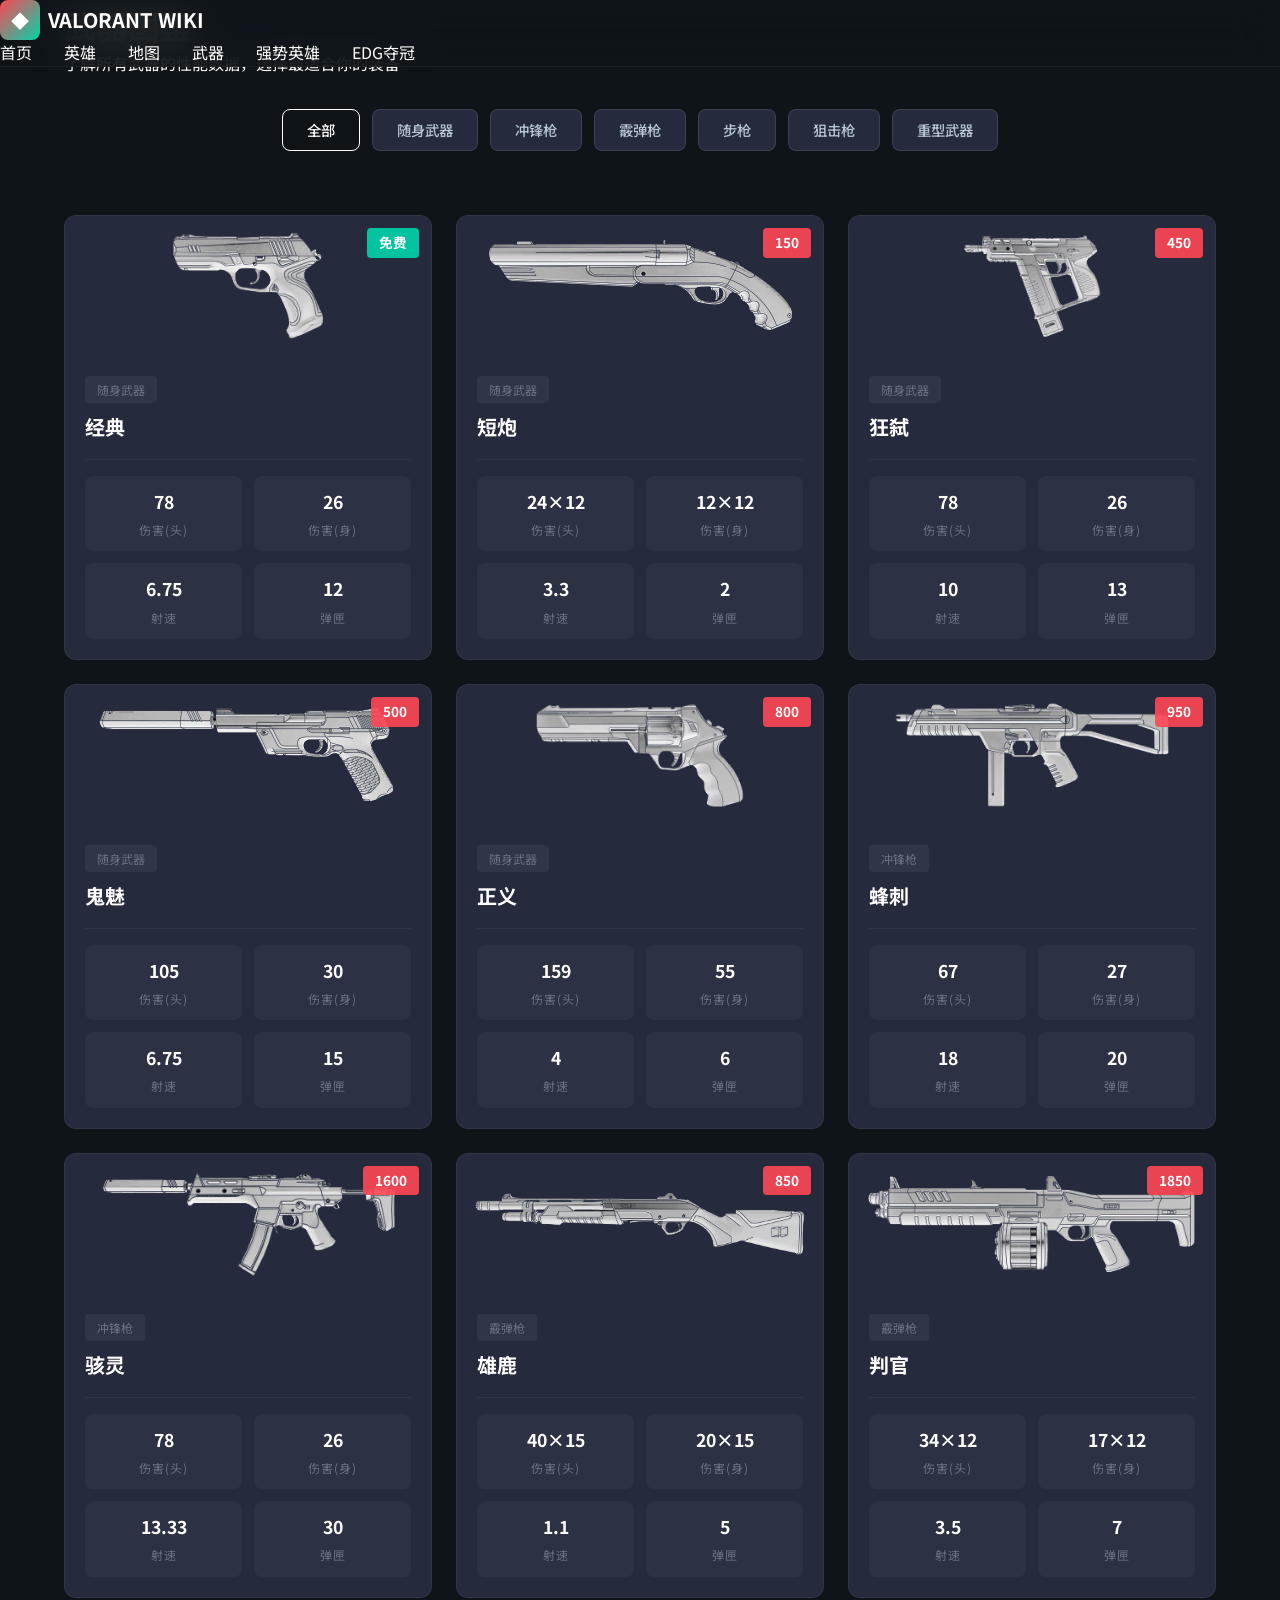
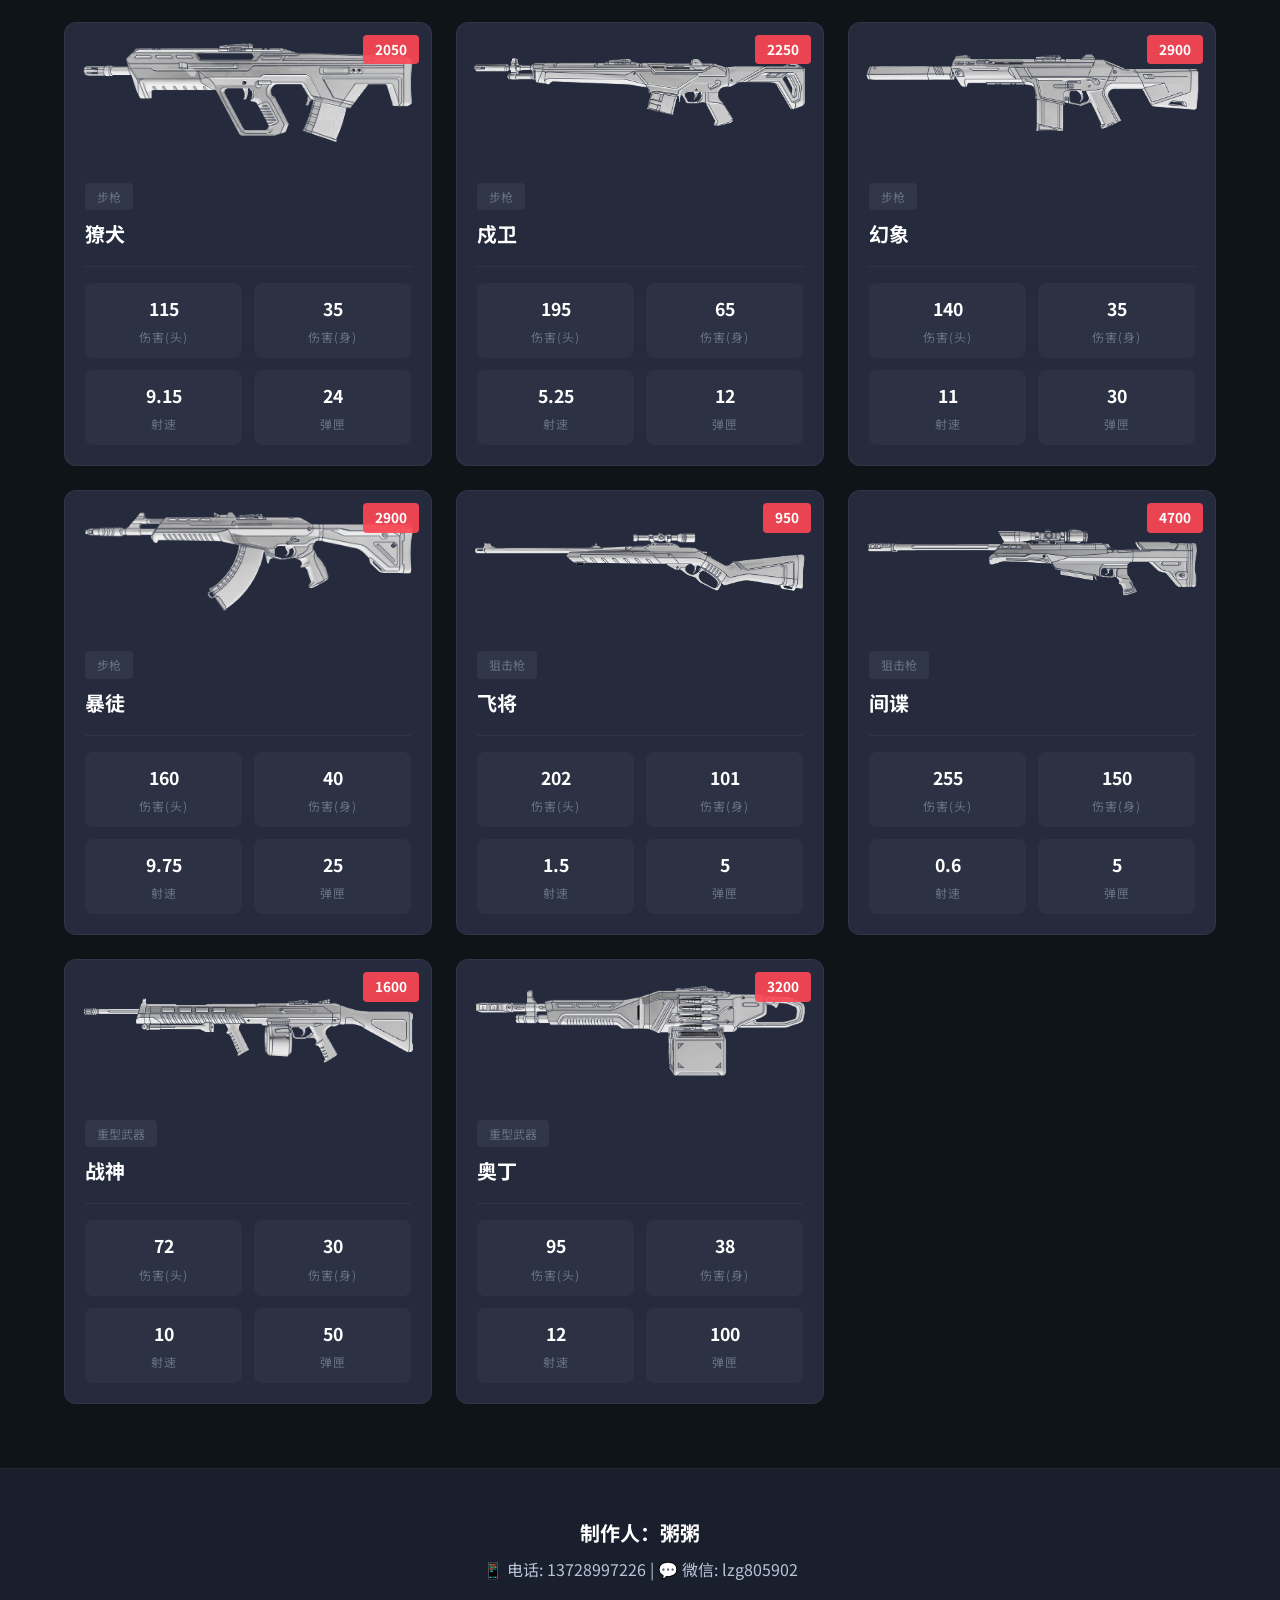
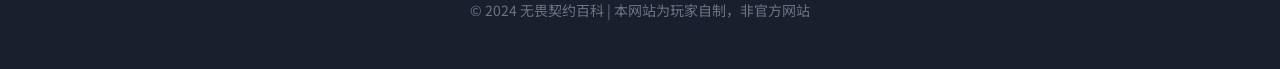
<file: weapons.html>
<!DOCTYPE html>
<html lang="zh-CN">
<head>
    <meta charset="UTF-8">
    <meta name="viewport" content="width=device-width, initial-scale=1.0">
    <title>武器图鉴 - 无畏契约百科</title>
    <link rel="stylesheet" href="styles/main.css">
    <link href="https://fonts.googleapis.com/css2?family=Noto+Sans+SC:wght@400;500;700;900&display=swap" rel="stylesheet">
    <style>
        /* 武器页面专用样式 */
        .filter-bar {
            display: flex;
            flex-wrap: wrap;
            gap: 0.75rem;
            justify-content: center;
            padding: 2rem 0;
        }
        .filter-btn {
            padding: 0.6rem 1.5rem;
            background: var(--bg-card);
            border: 1px solid rgba(255,255,255,0.1);
            border-radius: 8px;
            color: var(--text-secondary);
            font-size: 0.9rem;
            font-weight: 500;
            cursor: pointer;
            transition: all 0.3s;
        }
        .filter-btn:hover {
            background: var(--bg-hover);
            color: var(--text-primary);
        }
        .filter-btn.active {
            background: var(--primary);
            color: white;
            border-color: var(--primary);
        }
        .weapons-grid {
            display: grid;
            grid-template-columns: repeat(auto-fill, minmax(300px, 1fr));
            gap: 1.5rem;
            padding: 2rem 0 4rem;
        }
        .weapon-card {
            background: var(--bg-card);
            border-radius: var(--radius-lg);
            overflow: hidden;
            transition: all 0.3s;
            border: 1px solid rgba(255,255,255,0.05);
        }
        .weapon-card:hover {
            transform: translateY(-8px);
            box-shadow: var(--shadow-lg);
            border-color: rgba(255,70,85,0.3);
        }
        .weapon-card.hidden {
            display: none;
        }
        .weapon-image {
            height: 140px;
            background: linear-gradient(135deg, var(--bg-hover) 0%, var(--bg-card) 100%);
            display: flex;
            align-items: center;
            justify-content: center;
            padding: 1rem;
            position: relative;
        }
        .weapon-image img {
            max-width: 100%;
            max-height: 100%;
            object-fit: contain;
        }
        .weapon-price {
            position: absolute;
            top: 0.75rem;
            right: 0.75rem;
            background: rgba(255,70,85,0.9);
            color: white;
            padding: 0.25rem 0.75rem;
            border-radius: 4px;
            font-size: 0.85rem;
            font-weight: 700;
        }
        .weapon-price.free {
            background: rgba(0,212,170,0.9);
        }
        .weapon-content {
            padding: 1.25rem;
        }
        .weapon-type {
            display: inline-block;
            padding: 0.25rem 0.75rem;
            background: rgba(255,255,255,0.05);
            border-radius: 4px;
            font-size: 0.75rem;
            color: var(--text-muted);
            margin-bottom: 0.5rem;
            text-transform: uppercase;
        }
        .weapon-name {
            font-size: 1.25rem;
            font-weight: 700;
            margin-bottom: 1rem;
            color: var(--text-primary);
        }
        .weapon-stats {
            display: grid;
            grid-template-columns: repeat(2, 1fr);
            gap: 0.75rem;
        }
        .stat-box {
            background: rgba(255,255,255,0.03);
            padding: 0.75rem;
            border-radius: 8px;
            text-align: center;
        }
        .stat-value {
            font-size: 1.1rem;
            font-weight: 700;
            color: var(--primary);
            display: block;
        }
        .stat-label {
            font-size: 0.75rem;
            color: var(--text-muted);
            margin-top: 0.25rem;
            display: block;
        }
        @media (max-width: 768px) {
            .weapons-grid {
                grid-template-columns: repeat(auto-fill, minmax(260px, 1fr));
            }
            .filter-bar {
                gap: 0.5rem;
            }
            .filter-btn {
                padding: 0.5rem 1rem;
                font-size: 0.85rem;
            }
        }
    </style>
</head>
<body>
    <nav class="navbar">
        <div class="nav-container">
            <a href="index.html" class="logo">
                <span class="logo-icon">◆</span>
                <span class="logo-text">VALORANT WIKI</span>
            </a>
            <ul class="nav-menu">
                <li><a href="index.html">首页</a></li>
                <li><a href="agents.html">英雄</a></li>
                <li><a href="maps.html">地图</a></li>
                <li><a href="weapons.html" class="active">武器</a></li>
                <li><a href="meta.html">强势英雄</a></li>
                <li><a href="edg-champion.html">EDG夺冠</a></li>
            </ul>
        </div>
    </nav>

    <header class="page-header">
        <div class="container">
            <h1 class="page-title">武器图鉴</h1>
            <p class="page-subtitle">了解所有武器的性能数据，选择最适合你的装备</p>
        </div>
    </header>

    <main class="container">
        <div class="filter-bar">
            <button class="filter-btn active" data-filter="all">全部</button>
            <button class="filter-btn" data-filter="sidearm">随身武器</button>
            <button class="filter-btn" data-filter="smg">冲锋枪</button>
            <button class="filter-btn" data-filter="shotgun">霰弹枪</button>
            <button class="filter-btn" data-filter="rifle">步枪</button>
            <button class="filter-btn" data-filter="sniper">狙击枪</button>
            <button class="filter-btn" data-filter="heavy">重型武器</button>
        </div>

        <div class="weapons-grid">
            <!-- 随身武器 -->
            <div class="weapon-card" data-category="sidearm">
                <div class="weapon-image">
                    <img src="images/weapons/classic.png" alt="经典">
                    <span class="weapon-price free">免费</span>
                </div>
                <div class="weapon-content">
                    <span class="weapon-type">随身武器</span>
                    <h3 class="weapon-name">经典</h3>
                    <div class="weapon-stats">
                        <div class="stat-box">
                            <span class="stat-value">78</span>
                            <span class="stat-label">伤害(头)</span>
                        </div>
                        <div class="stat-box">
                            <span class="stat-value">26</span>
                            <span class="stat-label">伤害(身)</span>
                        </div>
                        <div class="stat-box">
                            <span class="stat-value">6.75</span>
                            <span class="stat-label">射速</span>
                        </div>
                        <div class="stat-box">
                            <span class="stat-value">12</span>
                            <span class="stat-label">弹匣</span>
                        </div>
                    </div>
                </div>
            </div>

            <div class="weapon-card" data-category="sidearm">
                <div class="weapon-image">
                    <img src="images/weapons/shorty.png" alt="短炮">
                    <span class="weapon-price">150</span>
                </div>
                <div class="weapon-content">
                    <span class="weapon-type">随身武器</span>
                    <h3 class="weapon-name">短炮</h3>
                    <div class="weapon-stats">
                        <div class="stat-box">
                            <span class="stat-value">24×12</span>
                            <span class="stat-label">伤害(头)</span>
                        </div>
                        <div class="stat-box">
                            <span class="stat-value">12×12</span>
                            <span class="stat-label">伤害(身)</span>
                        </div>
                        <div class="stat-box">
                            <span class="stat-value">3.3</span>
                            <span class="stat-label">射速</span>
                        </div>
                        <div class="stat-box">
                            <span class="stat-value">2</span>
                            <span class="stat-label">弹匣</span>
                        </div>
                    </div>
                </div>
            </div>

            <div class="weapon-card" data-category="sidearm">
                <div class="weapon-image">
                    <img src="images/weapons/frenzy.png" alt="狂弑">
                    <span class="weapon-price">450</span>
                </div>
                <div class="weapon-content">
                    <span class="weapon-type">随身武器</span>
                    <h3 class="weapon-name">狂弑</h3>
                    <div class="weapon-stats">
                        <div class="stat-box">
                            <span class="stat-value">78</span>
                            <span class="stat-label">伤害(头)</span>
                        </div>
                        <div class="stat-box">
                            <span class="stat-value">26</span>
                            <span class="stat-label">伤害(身)</span>
                        </div>
                        <div class="stat-box">
                            <span class="stat-value">10</span>
                            <span class="stat-label">射速</span>
                        </div>
                        <div class="stat-box">
                            <span class="stat-value">13</span>
                            <span class="stat-label">弹匣</span>
                        </div>
                    </div>
                </div>
            </div>

            <div class="weapon-card" data-category="sidearm">
                <div class="weapon-image">
                    <img src="images/weapons/ghost.png" alt="鬼魅">
                    <span class="weapon-price">500</span>
                </div>
                <div class="weapon-content">
                    <span class="weapon-type">随身武器</span>
                    <h3 class="weapon-name">鬼魅</h3>
                    <div class="weapon-stats">
                        <div class="stat-box">
                            <span class="stat-value">105</span>
                            <span class="stat-label">伤害(头)</span>
                        </div>
                        <div class="stat-box">
                            <span class="stat-value">30</span>
                            <span class="stat-label">伤害(身)</span>
                        </div>
                        <div class="stat-box">
                            <span class="stat-value">6.75</span>
                            <span class="stat-label">射速</span>
                        </div>
                        <div class="stat-box">
                            <span class="stat-value">15</span>
                            <span class="stat-label">弹匣</span>
                        </div>
                    </div>
                </div>
            </div>

            <div class="weapon-card" data-category="sidearm">
                <div class="weapon-image">
                    <img src="images/weapons/sheriff.png" alt="正义">
                    <span class="weapon-price">800</span>
                </div>
                <div class="weapon-content">
                    <span class="weapon-type">随身武器</span>
                    <h3 class="weapon-name">正义</h3>
                    <div class="weapon-stats">
                        <div class="stat-box">
                            <span class="stat-value">159</span>
                            <span class="stat-label">伤害(头)</span>
                        </div>
                        <div class="stat-box">
                            <span class="stat-value">55</span>
                            <span class="stat-label">伤害(身)</span>
                        </div>
                        <div class="stat-box">
                            <span class="stat-value">4</span>
                            <span class="stat-label">射速</span>
                        </div>
                        <div class="stat-box">
                            <span class="stat-value">6</span>
                            <span class="stat-label">弹匣</span>
                        </div>
                    </div>
                </div>
            </div>

            <!-- 冲锋枪 -->
            <div class="weapon-card" data-category="smg">
                <div class="weapon-image">
                    <img src="images/weapons/stinger.png" alt="蜂刺">
                    <span class="weapon-price">950</span>
                </div>
                <div class="weapon-content">
                    <span class="weapon-type">冲锋枪</span>
                    <h3 class="weapon-name">蜂刺</h3>
                    <div class="weapon-stats">
                        <div class="stat-box">
                            <span class="stat-value">67</span>
                            <span class="stat-label">伤害(头)</span>
                        </div>
                        <div class="stat-box">
                            <span class="stat-value">27</span>
                            <span class="stat-label">伤害(身)</span>
                        </div>
                        <div class="stat-box">
                            <span class="stat-value">18</span>
                            <span class="stat-label">射速</span>
                        </div>
                        <div class="stat-box">
                            <span class="stat-value">20</span>
                            <span class="stat-label">弹匣</span>
                        </div>
                    </div>
                </div>
            </div>

            <div class="weapon-card" data-category="smg">
                <div class="weapon-image">
                    <img src="images/weapons/spectre.png" alt="骇灵">
                    <span class="weapon-price">1600</span>
                </div>
                <div class="weapon-content">
                    <span class="weapon-type">冲锋枪</span>
                    <h3 class="weapon-name">骇灵</h3>
                    <div class="weapon-stats">
                        <div class="stat-box">
                            <span class="stat-value">78</span>
                            <span class="stat-label">伤害(头)</span>
                        </div>
                        <div class="stat-box">
                            <span class="stat-value">26</span>
                            <span class="stat-label">伤害(身)</span>
                        </div>
                        <div class="stat-box">
                            <span class="stat-value">13.33</span>
                            <span class="stat-label">射速</span>
                        </div>
                        <div class="stat-box">
                            <span class="stat-value">30</span>
                            <span class="stat-label">弹匣</span>
                        </div>
                    </div>
                </div>
            </div>

            <!-- 霰弹枪 -->
            <div class="weapon-card" data-category="shotgun">
                <div class="weapon-image">
                    <img src="images/weapons/bucky.png" alt="雄鹿">
                    <span class="weapon-price">850</span>
                </div>
                <div class="weapon-content">
                    <span class="weapon-type">霰弹枪</span>
                    <h3 class="weapon-name">雄鹿</h3>
                    <div class="weapon-stats">
                        <div class="stat-box">
                            <span class="stat-value">40×15</span>
                            <span class="stat-label">伤害(头)</span>
                        </div>
                        <div class="stat-box">
                            <span class="stat-value">20×15</span>
                            <span class="stat-label">伤害(身)</span>
                        </div>
                        <div class="stat-box">
                            <span class="stat-value">1.1</span>
                            <span class="stat-label">射速</span>
                        </div>
                        <div class="stat-box">
                            <span class="stat-value">5</span>
                            <span class="stat-label">弹匣</span>
                        </div>
                    </div>
                </div>
            </div>

            <div class="weapon-card" data-category="shotgun">
                <div class="weapon-image">
                    <img src="images/weapons/judge.png" alt="判官">
                    <span class="weapon-price">1850</span>
                </div>
                <div class="weapon-content">
                    <span class="weapon-type">霰弹枪</span>
                    <h3 class="weapon-name">判官</h3>
                    <div class="weapon-stats">
                        <div class="stat-box">
                            <span class="stat-value">34×12</span>
                            <span class="stat-label">伤害(头)</span>
                        </div>
                        <div class="stat-box">
                            <span class="stat-value">17×12</span>
                            <span class="stat-label">伤害(身)</span>
                        </div>
                        <div class="stat-box">
                            <span class="stat-value">3.5</span>
                            <span class="stat-label">射速</span>
                        </div>
                        <div class="stat-box">
                            <span class="stat-value">7</span>
                            <span class="stat-label">弹匣</span>
                        </div>
                    </div>
                </div>
            </div>

            <!-- 步枪 -->
            <div class="weapon-card" data-category="rifle">
                <div class="weapon-image">
                    <img src="images/weapons/bulldog.png" alt="獠犬">
                    <span class="weapon-price">2050</span>
                </div>
                <div class="weapon-content">
                    <span class="weapon-type">步枪</span>
                    <h3 class="weapon-name">獠犬</h3>
                    <div class="weapon-stats">
                        <div class="stat-box">
                            <span class="stat-value">115</span>
                            <span class="stat-label">伤害(头)</span>
                        </div>
                        <div class="stat-box">
                            <span class="stat-value">35</span>
                            <span class="stat-label">伤害(身)</span>
                        </div>
                        <div class="stat-box">
                            <span class="stat-value">9.15</span>
                            <span class="stat-label">射速</span>
                        </div>
                        <div class="stat-box">
                            <span class="stat-value">24</span>
                            <span class="stat-label">弹匣</span>
                        </div>
                    </div>
                </div>
            </div>

            <div class="weapon-card" data-category="rifle">
                <div class="weapon-image">
                    <img src="images/weapons/guardian.png" alt="戍卫">
                    <span class="weapon-price">2250</span>
                </div>
                <div class="weapon-content">
                    <span class="weapon-type">步枪</span>
                    <h3 class="weapon-name">戍卫</h3>
                    <div class="weapon-stats">
                        <div class="stat-box">
                            <span class="stat-value">195</span>
                            <span class="stat-label">伤害(头)</span>
                        </div>
                        <div class="stat-box">
                            <span class="stat-value">65</span>
                            <span class="stat-label">伤害(身)</span>
                        </div>
                        <div class="stat-box">
                            <span class="stat-value">5.25</span>
                            <span class="stat-label">射速</span>
                        </div>
                        <div class="stat-box">
                            <span class="stat-value">12</span>
                            <span class="stat-label">弹匣</span>
                        </div>
                    </div>
                </div>
            </div>

            <div class="weapon-card" data-category="rifle">
                <div class="weapon-image">
                    <img src="images/weapons/phantom.png" alt="幻象">
                    <span class="weapon-price">2900</span>
                </div>
                <div class="weapon-content">
                    <span class="weapon-type">步枪</span>
                    <h3 class="weapon-name">幻象</h3>
                    <div class="weapon-stats">
                        <div class="stat-box">
                            <span class="stat-value">140</span>
                            <span class="stat-label">伤害(头)</span>
                        </div>
                        <div class="stat-box">
                            <span class="stat-value">35</span>
                            <span class="stat-label">伤害(身)</span>
                        </div>
                        <div class="stat-box">
                            <span class="stat-value">11</span>
                            <span class="stat-label">射速</span>
                        </div>
                        <div class="stat-box">
                            <span class="stat-value">30</span>
                            <span class="stat-label">弹匣</span>
                        </div>
                    </div>
                </div>
            </div>

            <div class="weapon-card" data-category="rifle">
                <div class="weapon-image">
                    <img src="images/weapons/vandal.png" alt="暴徒">
                    <span class="weapon-price">2900</span>
                </div>
                <div class="weapon-content">
                    <span class="weapon-type">步枪</span>
                    <h3 class="weapon-name">暴徒</h3>
                    <div class="weapon-stats">
                        <div class="stat-box">
                            <span class="stat-value">160</span>
                            <span class="stat-label">伤害(头)</span>
                        </div>
                        <div class="stat-box">
                            <span class="stat-value">40</span>
                            <span class="stat-label">伤害(身)</span>
                        </div>
                        <div class="stat-box">
                            <span class="stat-value">9.75</span>
                            <span class="stat-label">射速</span>
                        </div>
                        <div class="stat-box">
                            <span class="stat-value">25</span>
                            <span class="stat-label">弹匣</span>
                        </div>
                    </div>
                </div>
            </div>

            <!-- 狙击枪 -->
            <div class="weapon-card" data-category="sniper">
                <div class="weapon-image">
                    <img src="images/weapons/marshal.png" alt="飞将">
                    <span class="weapon-price">950</span>
                </div>
                <div class="weapon-content">
                    <span class="weapon-type">狙击枪</span>
                    <h3 class="weapon-name">飞将</h3>
                    <div class="weapon-stats">
                        <div class="stat-box">
                            <span class="stat-value">202</span>
                            <span class="stat-label">伤害(头)</span>
                        </div>
                        <div class="stat-box">
                            <span class="stat-value">101</span>
                            <span class="stat-label">伤害(身)</span>
                        </div>
                        <div class="stat-box">
                            <span class="stat-value">1.5</span>
                            <span class="stat-label">射速</span>
                        </div>
                        <div class="stat-box">
                            <span class="stat-value">5</span>
                            <span class="stat-label">弹匣</span>
                        </div>
                    </div>
                </div>
            </div>

            <div class="weapon-card" data-category="sniper">
                <div class="weapon-image">
                    <img src="images/weapons/operator.png" alt="间谍">
                    <span class="weapon-price">4700</span>
                </div>
                <div class="weapon-content">
                    <span class="weapon-type">狙击枪</span>
                    <h3 class="weapon-name">间谍</h3>
                    <div class="weapon-stats">
                        <div class="stat-box">
                            <span class="stat-value">255</span>
                            <span class="stat-label">伤害(头)</span>
                        </div>
                        <div class="stat-box">
                            <span class="stat-value">150</span>
                            <span class="stat-label">伤害(身)</span>
                        </div>
                        <div class="stat-box">
                            <span class="stat-value">0.6</span>
                            <span class="stat-label">射速</span>
                        </div>
                        <div class="stat-box">
                            <span class="stat-value">5</span>
                            <span class="stat-label">弹匣</span>
                        </div>
                    </div>
                </div>
            </div>

            <!-- 重型武器 -->
            <div class="weapon-card" data-category="heavy">
                <div class="weapon-image">
                    <img src="images/weapons/ares.png" alt="战神">
                    <span class="weapon-price">1600</span>
                </div>
                <div class="weapon-content">
                    <span class="weapon-type">重型武器</span>
                    <h3 class="weapon-name">战神</h3>
                    <div class="weapon-stats">
                        <div class="stat-box">
                            <span class="stat-value">72</span>
                            <span class="stat-label">伤害(头)</span>
                        </div>
                        <div class="stat-box">
                            <span class="stat-value">30</span>
                            <span class="stat-label">伤害(身)</span>
                        </div>
                        <div class="stat-box">
                            <span class="stat-value">10</span>
                            <span class="stat-label">射速</span>
                        </div>
                        <div class="stat-box">
                            <span class="stat-value">50</span>
                            <span class="stat-label">弹匣</span>
                        </div>
                    </div>
                </div>
            </div>

            <div class="weapon-card" data-category="heavy">
                <div class="weapon-image">
                    <img src="images/weapons/odin.png" alt="奥丁">
                    <span class="weapon-price">3200</span>
                </div>
                <div class="weapon-content">
                    <span class="weapon-type">重型武器</span>
                    <h3 class="weapon-name">奥丁</h3>
                    <div class="weapon-stats">
                        <div class="stat-box">
                            <span class="stat-value">95</span>
                            <span class="stat-label">伤害(头)</span>
                        </div>
                        <div class="stat-box">
                            <span class="stat-value">38</span>
                            <span class="stat-label">伤害(身)</span>
                        </div>
                        <div class="stat-box">
                            <span class="stat-value">12</span>
                            <span class="stat-label">射速</span>
                        </div>
                        <div class="stat-box">
                            <span class="stat-value">100</span>
                            <span class="stat-label">弹匣</span>
                        </div>
                    </div>
                </div>
            </div>
        </div>
    </main>

    <footer style="background: var(--bg-secondary); padding: 3rem 0; border-top: 1px solid rgba(255,255,255,0.05);">
        <div class="container">
            <div style="text-align: center;">
                <p style="font-size: 1.25rem; font-weight: 700; color: var(--primary); margin-bottom: 0.5rem;">制作人：粥粥</p>
                <p style="color: var(--text-secondary);">📱 电话: 13728997226 | 💬 微信: lzg805902</p>
                <p style="color: var(--text-muted); margin-top: 1rem; font-size: 0.875rem;">© 2024 无畏契约百科 | 本网站为玩家自制，非官方网站</p>
            </div>
        </div>
    </footer>

    <script>
        // 筛选功能
        document.querySelectorAll('.filter-btn').forEach(btn => {
            btn.addEventListener('click', function() {
                // 更新按钮状态
                document.querySelectorAll('.filter-btn').forEach(b => b.classList.remove('active'));
                this.classList.add('active');

                // 筛选武器卡片
                const filter = this.dataset.filter;
                document.querySelectorAll('.weapon-card').forEach(card => {
                    if (filter === 'all' || card.dataset.category === filter) {
                        card.classList.remove('hidden');
                    } else {
                        card.classList.add('hidden');
                    }
                });
            });
        });
    </script>
</body>
</html>
</file>
<file: styles/main.css>
/* ============================================
   Valorant Wiki - Main Stylesheet
   Gaming Dark Aesthetic Theme
   ============================================ */

/* CSS Variables
   ============================================ */
:root {
  /* Primary Colors */
  --color-primary: #ff4655;
  --color-primary-dark: #dc3545;
  --color-secondary: #0f1419;
  --color-accent: #00d4aa;
  --color-accent-dark: #00b894;

  /* Background Colors */
  --bg-primary: #0f1419;
  --bg-secondary: #1a1f2e;
  --bg-card: #252b3d;
  --bg-card-hover: #2d3548;
  --bg-overlay: rgba(15, 20, 25, 0.95);

  /* Text Colors */
  --text-primary: #ffffff;
  --text-secondary: #b8c5d6;
  --text-muted: #6b7280;
  --text-accent: #ff4655;

  /* Role Colors */
  --role-duelist: #ff4655;
  --role-controller: #9b59b6;
  --role-initiator: #f39c12;
  --role-sentinel: #3498db;

  /* Spacing */
  --space-xs: 0.25rem;
  --space-sm: 0.5rem;
  --space-md: 1rem;
  --space-lg: 1.5rem;
  --space-xl: 2rem;
  --space-2xl: 3rem;
  --space-3xl: 4rem;

  /* Border Radius */
  --radius-sm: 4px;
  --radius-md: 8px;
  --radius-lg: 12px;
  --radius-xl: 16px;
  --radius-full: 9999px;

  /* Shadows */
  --shadow-sm: 0 1px 2px rgba(0, 0, 0, 0.3);
  --shadow-md: 0 4px 6px rgba(0, 0, 0, 0.4);
  --shadow-lg: 0 10px 15px rgba(0, 0, 0, 0.5);
  --shadow-xl: 0 20px 25px rgba(0, 0, 0, 0.6);
  --shadow-glow: 0 0 20px rgba(255, 70, 85, 0.3);

  /* Transitions */
  --transition-fast: 0.15s ease;
  --transition-base: 0.3s ease;
  --transition-slow: 0.5s ease;

  /* Typography */
  --font-family-base: 'Noto Sans SC', -apple-system, BlinkMacSystemFont, 'Segoe UI', Roboto, sans-serif;
  --font-size-xs: 0.75rem;
  --font-size-sm: 0.875rem;
  --font-size-base: 1rem;
  --font-size-lg: 1.125rem;
  --font-size-xl: 1.25rem;
  --font-size-2xl: 1.5rem;
  --font-size-3xl: 1.875rem;
  --font-size-4xl: 2.25rem;
  --font-size-5xl: 3rem;
}

/* Base Reset
   ============================================ */
*,
*::before,
*::after {
  margin: 0;
  padding: 0;
  box-sizing: border-box;
}

html {
  scroll-behavior: smooth;
  font-size: 16px;
}

body {
  font-family: var(--font-family-base);
  background-color: var(--bg-primary);
  color: var(--text-primary);
  line-height: 1.6;
  min-height: 100vh;
  overflow-x: hidden;
}

a {
  color: inherit;
  text-decoration: none;
  transition: color var(--transition-fast);
}

img {
  max-width: 100%;
  height: auto;
  display: block;
}

button {
  font-family: inherit;
  cursor: pointer;
  border: none;
  background: none;
}

ul,
ol {
  list-style: none;
}

/* Layout
   ============================================ */
.container {
  max-width: 1200px;
  margin: 0 auto;
  padding: 0 var(--space-lg);
}

.section {
  padding: var(--space-3xl) 0;
}

.section-title {
  font-size: var(--font-size-3xl);
  font-weight: 700;
  text-align: center;
  margin-bottom: var(--space-2xl);
  position: relative;
}

.section-title::after {
  content: '';
  display: block;
  width: 60px;
  height: 4px;
  background: linear-gradient(90deg, var(--color-primary), var(--color-accent));
  margin: var(--space-md) auto 0;
  border-radius: var(--radius-full);
}

/* Grid Layouts */
.card-grid {
  display: grid;
  grid-template-columns: repeat(auto-fill, minmax(280px, 1fr));
  gap: var(--space-xl);
}

.card-grid-2 {
  display: grid;
  grid-template-columns: repeat(auto-fill, minmax(400px, 1fr));
  gap: var(--space-xl);
}

.card-grid-4 {
  display: grid;
  grid-template-columns: repeat(auto-fill, minmax(220px, 1fr));
  gap: var(--space-lg);
}

/* Navigation
   ============================================ */
.navbar {
  position: fixed;
  top: 0;
  left: 0;
  right: 0;
  z-index: 1000;
  background: rgba(15, 20, 25, 0.85);
  backdrop-filter: blur(20px);
  -webkit-backdrop-filter: blur(20px);
  border-bottom: 1px solid rgba(255, 255, 255, 0.05);
  transition: all var(--transition-base);
}

.navbar.scrolled {
  background: rgba(15, 20, 25, 0.95);
  box-shadow: var(--shadow-lg);
}

.navbar .container {
  display: flex;
  align-items: center;
  justify-content: space-between;
  height: 70px;
}

.logo {
  display: flex;
  align-items: center;
  gap: var(--space-sm);
  font-size: var(--font-size-xl);
  font-weight: 700;
  color: var(--text-primary);
}

.logo-icon {
  width: 40px;
  height: 40px;
  background: linear-gradient(135deg, var(--color-primary), var(--color-accent));
  border-radius: var(--radius-md);
  display: flex;
  align-items: center;
  justify-content: center;
  font-weight: 900;
  font-size: var(--font-size-lg);
}

.nav-menu {
  display: flex;
  align-items: center;
  gap: var(--space-xl);
}

.nav-link {
  font-size: var(--font-size-sm);
  font-weight: 500;
  color: var(--text-secondary);
  padding: var(--space-sm) var(--space-md);
  border-radius: var(--radius-md);
  transition: all var(--transition-fast);
  position: relative;
}

.nav-link::after {
  content: '';
  position: absolute;
  bottom: 0;
  left: 50%;
  transform: translateX(-50%);
  width: 0;
  height: 2px;
  background: var(--color-primary);
  transition: width var(--transition-fast);
}

.nav-link:hover {
  color: var(--text-primary);
}

.nav-link:hover::after {
  width: 60%;
}

.nav-link.active {
  color: var(--color-primary);
}

.nav-link.active::after {
  width: 60%;
}

/* Mobile Menu Toggle */
.menu-toggle {
  display: none;
  flex-direction: column;
  gap: 5px;
  padding: var(--space-sm);
}

.menu-toggle span {
  display: block;
  width: 25px;
  height: 2px;
  background: var(--text-primary);
  transition: all var(--transition-fast);
}

/* Hero Section
   ============================================ */
.hero {
  min-height: 100vh;
  display: flex;
  align-items: center;
  justify-content: center;
  position: relative;
  overflow: hidden;
  padding-top: 70px;
  background: 
    radial-gradient(ellipse at top left, rgba(255, 70, 85, 0.15) 0%, transparent 50%),
    radial-gradient(ellipse at bottom right, rgba(0, 212, 170, 0.1) 0%, transparent 50%),
    linear-gradient(180deg, var(--bg-primary) 0%, var(--bg-secondary) 100%);
}

.hero::before {
  content: '';
  position: absolute;
  top: 0;
  left: 0;
  right: 0;
  bottom: 0;
  background: url("data:image/svg+xml,%3Csvg width='60' height='60' viewBox='0 0 60 60' xmlns='http://www.w3.org/2000/svg'%3E%3Cg fill='none' fill-rule='evenodd'%3E%3Cg fill='%23ffffff' fill-opacity='0.02'%3E%3Cpath d='M36 34v-4h-2v4h-4v2h4v4h2v-4h4v-2h-4zm0-30V0h-2v4h-4v2h4v4h2V6h4V4h-4zM6 34v-4H4v4H0v2h4v4h2v-4h4v-2H6zM6 4V0H4v4H0v2h4v4h2V6h4V4H6z'/%3E%3C/g%3E%3C/g%3E%3C/svg%3E");
  opacity: 0.5;
}

.hero-content {
  text-align: center;
  position: relative;
  z-index: 1;
  max-width: 800px;
  padding: var(--space-xl);
}

.hero-title {
  font-size: clamp(var(--font-size-4xl), 8vw, var(--font-size-5xl));
  font-weight: 900;
  line-height: 1.1;
  margin-bottom: var(--space-lg);
  background: linear-gradient(135deg, var(--text-primary) 0%, var(--color-primary) 50%, var(--color-accent) 100%);
  -webkit-background-clip: text;
  -webkit-text-fill-color: transparent;
  background-clip: text;
}

.hero-subtitle {
  font-size: var(--font-size-xl);
  font-weight: 600;
  color: var(--color-primary);
  text-transform: uppercase;
  letter-spacing: 3px;
  margin-bottom: var(--space-md);
}

.hero-description {
  font-size: var(--font-size-lg);
  color: var(--text-secondary);
  margin-bottom: var(--space-2xl);
  line-height: 1.8;
}

.hero-stats {
  display: flex;
  justify-content: center;
  gap: var(--space-3xl);
  margin-top: var(--space-3xl);
}

.stat-item {
  text-align: center;
}

.stat-value {
  font-size: var(--font-size-3xl);
  font-weight: 800;
  color: var(--color-primary);
  display: block;
}

.stat-label {
  font-size: var(--font-size-sm);
  color: var(--text-muted);
  text-transform: uppercase;
  letter-spacing: 1px;
}

/* Buttons
   ============================================ */
.btn {
  display: inline-flex;
  align-items: center;
  justify-content: center;
  gap: var(--space-sm);
  padding: var(--space-md) var(--space-xl);
  font-size: var(--font-size-base);
  font-weight: 600;
  border-radius: var(--radius-md);
  transition: all var(--transition-fast);
  cursor: pointer;
  border: none;
  text-transform: uppercase;
  letter-spacing: 1px;
}

.btn-primary {
  background: linear-gradient(135deg, var(--color-primary), var(--color-primary-dark));
  color: var(--text-primary);
  box-shadow: 0 4px 15px rgba(255, 70, 85, 0.4);
}

.btn-primary:hover {
  transform: translateY(-2px);
  box-shadow: 0 6px 20px rgba(255, 70, 85, 0.6);
}

.btn-secondary {
  background: transparent;
  color: var(--text-primary);
  border: 2px solid var(--text-secondary);
}

.btn-secondary:hover {
  border-color: var(--color-primary);
  color: var(--color-primary);
  background: rgba(255, 70, 85, 0.1);
}

.btn-accent {
  background: linear-gradient(135deg, var(--color-accent), var(--color-accent-dark));
  color: var(--bg-primary);
  box-shadow: 0 4px 15px rgba(0, 212, 170, 0.4);
}

.btn-accent:hover {
  transform: translateY(-2px);
  box-shadow: 0 6px 20px rgba(0, 212, 170, 0.6);
}

.btn-group {
  display: flex;
  gap: var(--space-md);
  justify-content: center;
  flex-wrap: wrap;
}

/* Cards
   ============================================ */
.card {
  background: var(--bg-card);
  border-radius: var(--radius-lg);
  overflow: hidden;
  transition: all var(--transition-base);
  border: 1px solid rgba(255, 255, 255, 0.05);
  position: relative;
}

.card::before {
  content: '';
  position: absolute;
  top: 0;
  left: 0;
  right: 0;
  height: 3px;
  background: linear-gradient(90deg, var(--color-primary), var(--color-accent));
  opacity: 0;
  transition: opacity var(--transition-base);
}

.card:hover {
  transform: translateY(-8px);
  box-shadow: var(--shadow-xl), var(--shadow-glow);
  border-color: rgba(255, 70, 85, 0.2);
}

.card:hover::before {
  opacity: 1;
}

.card-image {
  position: relative;
  overflow: hidden;
  aspect-ratio: 16 / 9;
}

.card-image img {
  width: 100%;
  height: 100%;
  object-fit: cover;
  transition: transform var(--transition-slow);
}

.card:hover .card-image img {
  transform: scale(1.05);
}

.card-content {
  padding: var(--space-lg);
}

.card-title {
  font-size: var(--font-size-xl);
  font-weight: 700;
  margin-bottom: var(--space-sm);
  color: var(--text-primary);
}

.card-description {
  font-size: var(--font-size-sm);
  color: var(--text-secondary);
  line-height: 1.6;
}

/* Agent Cards */
.agent-card .card-image {
  aspect-ratio: 3 / 4;
  background: linear-gradient(180deg, var(--bg-secondary) 0%, var(--bg-card) 100%);
}

.agent-card .card-image img {
  object-fit: contain;
  padding: var(--space-lg);
}

/* Weapon Cards */
.weapon-card .card-image {
  aspect-ratio: 4 / 3;
  background: radial-gradient(ellipse at center, rgba(255, 70, 85, 0.1) 0%, transparent 70%);
}

.weapon-card .card-image img {
  object-fit: contain;
  padding: var(--space-lg);
}

.weapon-stats {
  display: grid;
  grid-template-columns: repeat(2, 1fr);
  gap: var(--space-sm);
  margin-top: var(--space-md);
  padding-top: var(--space-md);
  border-top: 1px solid rgba(255, 255, 255, 0.05);
}

.weapon-stat {
  display: flex;
  justify-content: space-between;
  font-size: var(--font-size-xs);
}

.weapon-stat-label {
  color: var(--text-muted);
}

.weapon-stat-value {
  color: var(--text-secondary);
  font-weight: 600;
}

/* Map Cards */
.map-card .card-image {
  aspect-ratio: 16 / 9;
}

.map-card .card-image::after {
  content: '';
  position: absolute;
  bottom: 0;
  left: 0;
  right: 0;
  height: 50%;
  background: linear-gradient(transparent, var(--bg-card));
}

/* Role Badges
   ============================================ */
.role-badge {
  display: inline-flex;
  align-items: center;
  gap: var(--space-xs);
  padding: var(--space-xs) var(--space-md);
  border-radius: var(--radius-full);
  font-size: var(--font-size-xs);
  font-weight: 600;
  text-transform: uppercase;
  letter-spacing: 1px;
}

.role-badge::before {
  content: '';
  width: 8px;
  height: 8px;
  border-radius: 50%;
}

.role-duelist {
  background: rgba(255, 70, 85, 0.15);
  color: var(--role-duelist);
  border: 1px solid rgba(255, 70, 85, 0.3);
}

.role-duelist::before {
  background: var(--role-duelist);
}

.role-controller {
  background: rgba(155, 89, 182, 0.15);
  color: var(--role-controller);
  border: 1px solid rgba(155, 89, 182, 0.3);
}

.role-controller::before {
  background: var(--role-controller);
}

.role-initiator {
  background: rgba(243, 156, 18, 0.15);
  color: var(--role-initiator);
  border: 1px solid rgba(243, 156, 18, 0.3);
}

.role-initiator::before {
  background: var(--role-initiator);
}

.role-sentinel {
  background: rgba(52, 152, 219, 0.15);
  color: var(--role-sentinel);
  border: 1px solid rgba(52, 152, 219, 0.3);
}

.role-sentinel::before {
  background: var(--role-sentinel);
}

/* Abilities
   ============================================ */
.abilities-list {
  display: flex;
  flex-direction: column;
  gap: var(--space-md);
}

.ability-item {
  display: flex;
  gap: var(--space-md);
  padding: var(--space-md);
  background: var(--bg-secondary);
  border-radius: var(--radius-md);
  border: 1px solid rgba(255, 255, 255, 0.05);
  transition: all var(--transition-fast);
}

.ability-item:hover {
  background: var(--bg-card-hover);
  border-color: rgba(255, 70, 85, 0.2);
}

.ability-icon {
  flex-shrink: 0;
  width: 48px;
  height: 48px;
  background: linear-gradient(135deg, var(--bg-card), var(--bg-secondary));
  border-radius: var(--radius-md);
  display: flex;
  align-items: center;
  justify-content: center;
  border: 1px solid rgba(255, 255, 255, 0.1);
}

.ability-icon img {
  width: 32px;
  height: 32px;
  object-fit: contain;
}

.ability-info {
  flex: 1;
}

.ability-name {
  font-size: var(--font-size-base);
  font-weight: 600;
  color: var(--text-primary);
  margin-bottom: var(--space-xs);
}

.ability-description {
  font-size: var(--font-size-sm);
  color: var(--text-secondary);
  line-height: 1.5;
}

.ability-cost {
  display: flex;
  align-items: center;
  gap: var(--space-xs);
  font-size: var(--font-size-xs);
  color: var(--color-accent);
  margin-top: var(--space-xs);
}

/* Footer
   ============================================ */
.footer {
  background: var(--bg-secondary);
  border-top: 1px solid rgba(255, 255, 255, 0.05);
  padding: var(--space-3xl) 0 var(--space-xl);
}

.footer-content {
  text-align: center;
}

.footer-logo {
  font-size: var(--font-size-2xl);
  font-weight: 700;
  margin-bottom: var(--space-md);
}

.footer-text {
  color: var(--text-muted);
  font-size: var(--font-size-sm);
  margin-bottom: var(--space-lg);
}

.footer-links {
  display: flex;
  justify-content: center;
  gap: var(--space-xl);
  margin-bottom: var(--space-xl);
}

.footer-link {
  color: var(--text-secondary);
  font-size: var(--font-size-sm);
  transition: color var(--transition-fast);
}

.footer-link:hover {
  color: var(--color-primary);
}

.footer-bottom {
  padding-top: var(--space-xl);
  border-top: 1px solid rgba(255, 255, 255, 0.05);
  color: var(--text-muted);
  font-size: var(--font-size-xs);
}

/* Responsive Design
   ============================================ */
@media (max-width: 1024px) {
  .card-grid {
    grid-template-columns: repeat(auto-fill, minmax(250px, 1fr));
  }

  .card-grid-2 {
    grid-template-columns: 1fr;
  }
}

@media (max-width: 768px) {
  :root {
    --space-3xl: 2.5rem;
    --space-2xl: 1.5rem;
  }

  .menu-toggle {
    display: flex;
  }

  .nav-menu {
    position: fixed;
    top: 70px;
    left: 0;
    right: 0;
    background: var(--bg-overlay);
    flex-direction: column;
    padding: var(--space-lg);
    gap: var(--space-sm);
    transform: translateY(-100%);
    opacity: 0;
    visibility: hidden;
    transition: all var(--transition-base);
    border-bottom: 1px solid rgba(255, 255, 255, 0.05);
  }

  .nav-menu.active {
    transform: translateY(0);
    opacity: 1;
    visibility: visible;
  }

  .nav-link {
    width: 100%;
    text-align: center;
    padding: var(--space-md);
  }

  .hero-stats {
    flex-direction: column;
    gap: var(--space-lg);
  }

  .card-grid {
    grid-template-columns: 1fr;
  }

  .card-grid-4 {
    grid-template-columns: repeat(2, 1fr);
  }

  .btn-group {
    flex-direction: column;
    align-items: stretch;
  }

  .footer-links {
    flex-direction: column;
    gap: var(--space-md);
  }
}

@media (max-width: 480px) {
  .container {
    padding: 0 var(--space-md);
  }

  .card-grid-4 {
    grid-template-columns: 1fr;
  }

  .section-title {
    font-size: var(--font-size-2xl);
  }

  .ability-item {
    flex-direction: column;
    align-items: center;
    text-align: center;
  }
}

/* Utility Classes
   ============================================ */
.text-center { text-align: center; }
.text-left { text-align: left; }
.text-right { text-align: right; }

.text-primary { color: var(--text-primary); }
.text-secondary { color: var(--text-secondary); }
.text-muted { color: var(--text-muted); }
.text-accent { color: var(--color-primary); }

.bg-primary { background-color: var(--bg-primary); }
.bg-secondary { background-color: var(--bg-secondary); }
.bg-card { background-color: var(--bg-card); }

.mt-sm { margin-top: var(--space-sm); }
.mt-md { margin-top: var(--space-md); }
.mt-lg { margin-top: var(--space-lg); }
.mt-xl { margin-top: var(--space-xl); }

.mb-sm { margin-bottom: var(--space-sm); }
.mb-md { margin-bottom: var(--space-md); }
.mb-lg { margin-bottom: var(--space-lg); }
.mb-xl { margin-bottom: var(--space-xl); }

.hidden { display: none; }
.visible { display: block; }

/* Animations
   ============================================ */
@keyframes fadeIn {
  from {
    opacity: 0;
    transform: translateY(20px);
  }
  to {
    opacity: 1;
    transform: translateY(0);
  }
}

@keyframes pulse {
  0%, 100% {
    opacity: 1;
  }
  50% {
    opacity: 0.5;
  }
}

@keyframes glow {
  0%, 100% {
    box-shadow: 0 0 5px rgba(255, 70, 85, 0.5);
  }
  50% {
    box-shadow: 0 0 20px rgba(255, 70, 85, 0.8);
  }
}

.animate-fade-in {
  animation: fadeIn 0.6s ease-out;
}

.animate-pulse {
  animation: pulse 2s ease-in-out infinite;
}

.animate-glow {
  animation: glow 2s ease-in-out infinite;
}

/* Scrollbar Styling */
::-webkit-scrollbar {
  width: 8px;
  height: 8px;
}

::-webkit-scrollbar-track {
  background: var(--bg-secondary);
}

::-webkit-scrollbar-thumb {
  background: var(--bg-card);
  border-radius: var(--radius-full);
}

::-webkit-scrollbar-thumb:hover {
  background: var(--color-primary);
}

/* Selection */
::selection {
  background: rgba(255, 70, 85, 0.3);
  color: var(--text-primary);
}
</file>
